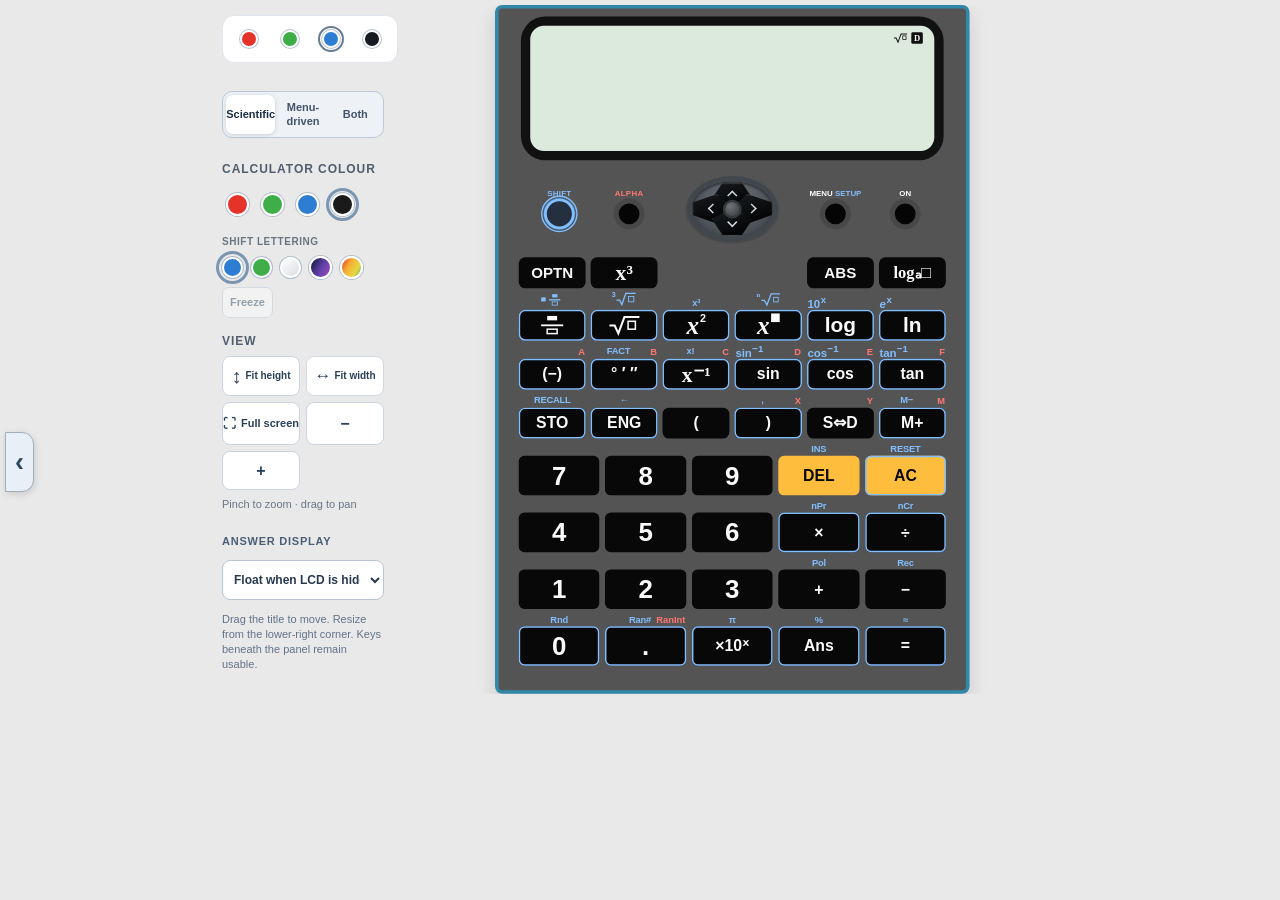
<file: index.html>
<!doctype html><html lang="en"><head><meta charset="UTF-8"><meta name="viewport" content="width=device-width, initial-scale=1"><link rel="icon" type="image/svg+xml" href="./favicon.svg?v=1" sizes="any"><title>Cal</title><style>
:root{font-family:Arial,Helvetica,sans-serif;color:#1b1b1b}*{box-sizing:border-box}body{margin:0;background:#eef0f3;padding:20px 8px 45px}.layout{margin:auto;max-width:950px;display:flex;gap:30px;align-items:flex-start;justify-content:center}.calculator{width:min(100%,540px);flex:none;background:#fcfcfb;border:2px solid #3a3a3a;border-radius:56px 56px 66px 66px;padding:29px 25px 32px;box-shadow:0 12px 35px #0002}.brand{display:flex;justify-content:space-between;align-items:center;font-size:15px;font-weight:700}.brand strong{font-size:21px;letter-spacing:2px}.brandtitle{text-align:center;letter-spacing:5px;color:#83365b;font-size:21px;font-weight:700;margin:21px 0 13px}.screenframe{border:2px solid #333;border-radius:22px;padding:19px 15px 17px;margin-bottom:21px}.screen{height:138px;border:2px solid #555;border-radius:12px;background:#e3ebdc;padding:10px;display:flex;flex-direction:column;justify-content:space-between;overflow:hidden}.status{font-size:12px;display:flex;gap:15px}.expression{min-height:24px;text-align:right;font-size:18px;overflow-wrap:anywhere}.result{text-align:right;font-size:28px;font-weight:600;overflow-wrap:anywhere}.error{font-size:15px;color:#a00}.top{display:grid;grid-template-columns:1fr 1fr 2fr 1fr 1fr;align-items:center;gap:8px;margin:5px 0 18px}.roundgroup{text-align:center;font-size:12px;font-weight:bold}.roundgroup>button{width:49px;height:49px;border-radius:50%;background:white;border:3px double #333;cursor:pointer}.roundgroup .keylabel{display:block;font-size:11px}.active{background:#eee7a5!important}.roundgroup.alpha{color:#8a3459}.nav{border:3px double #333;border-radius:48%;display:grid;grid-template-columns:repeat(3,1fr);grid-template-rows:repeat(3,18px);padding:4px}.nav button{background:#f9f9f9;border:1px solid #444;cursor:pointer;font-size:14px}.nav button:first-child{grid-column:2}.nav button:nth-child(2){grid-column:1;grid-row:2}.nav button:nth-child(3){grid-column:3;grid-row:2}.nav button:nth-child(4){grid-column:2;grid-row:3}.keys{display:grid;grid-template-columns:repeat(6,minmax(0,1fr));column-gap:9px;row-gap:6px}.keys button{position:relative;min-width:0;padding:13px 1px 5px;height:67px;background:transparent;border:0;cursor:pointer;font-weight:700}.keys .keyname{display:flex;align-items:center;justify-content:center;border:2px solid #222;border-radius:8px;background:#fff;min-height:39px;font-size:clamp(13px,3vw,20px);white-space:nowrap;box-shadow:0 1px 0 #aaa}.keys button.number .keyname,.keys button.numeric .keyname{font-size:30px;border-radius:9px}.keys button.equal .keyname,.keys button.ac .keyname{border-radius:24px}.keys .upper{display:block;position:absolute;top:0;left:0;right:0;font-size:11px;height:13px;color:#828366;overflow:hidden;white-space:nowrap}.keys .upper:empty{display:none}.keys .alphas{color:#87365e}.keys button:active .keyname{background:#dce6f3;transform:translateY(1px)}.keys button:focus-visible{outline:3px solid #357edd;border-radius:8px}.spanrow{grid-column:span 6;display:grid;grid-template-columns:repeat(6,minmax(0,1fr));gap:9px}.spanrow.five{grid-template-columns:repeat(5,1fr)}.spanrow.five button{height:82px}.spanrow.five .keyname{min-height:55px}.side{flex:1;max-width:330px;background:white;border:1px solid #d4d8df;border-radius:15px;padding:19px}.side h1{font-size:19px}.side h2{font-size:16px}.side p{font-size:14px;line-height:1.45}.history{list-style:none;padding:0;max-height:300px;overflow:auto}.history li{margin:9px 0;border-bottom:1px solid #ddd}.history button{border:0;background:none;text-align:left;width:100%;cursor:pointer;overflow-wrap:anywhere}.history span{display:block;text-align:right;font-weight:bold}.clearhistory{padding:8px;background:#eee;border:1px solid #ccc;border-radius:7px}.muted{color:#555}.small{font-size:12px!important}@media(max-width:780px){.layout{display:block;max-width:540px}.calculator{width:100%;padding:22px 14px 26px;border-radius:42px}.side{max-width:none;margin-top:18px}.keys{gap:5px}.keys button{height:62px}.keys .keyname{font-size:15px;min-height:36px}.keys button.number .keyname,.keys button.numeric .keyname{font-size:26px}.spanrow{gap:5px}.spanrow.five{gap:5px}.spanrow.five button{height:77px}.top{gap:4px}.roundgroup>button{width:43px;height:43px}.brand strong{font-size:18px}}
</style><style id="reference-fidelity">
:root{--shift-label:#77713e;--alpha-label:#872c55}
body.night,body.dark,[data-theme="dark"]{--shift-label:#eee5a0;--alpha-label:#ff9cc8}
.roundgroup:first-child .keylabel{color:var(--shift-label);font-weight:800;letter-spacing:.4px}
.roundgroup.alpha .keylabel{color:var(--alpha-label);font-weight:800;letter-spacing:.4px}
.keys .upper{color:var(--shift-label);font-size:12px;font-weight:750;overflow:visible;letter-spacing:-.3px}
.keys .upper.alphas{color:var(--alpha-label)}
.top{grid-template-columns:1fr 1fr 2.6fr 1fr 1fr;gap:8px;align-items:start;margin:8px 0 10px}
.roundgroup>button{width:49px;height:49px;border:3px double currentColor}
.nav{width:100%;height:92px;border:4px double #333;border-radius:50%;transform:translateY(-6px);grid-template-rows:repeat(3,1fr);padding:6px;overflow:hidden}
.nav button{border:1.5px solid #333;background:#fff;font-size:15px}
.nav button:first-child{border-radius:50% 50% 12% 12%}
.nav button:nth-child(2){border-radius:50% 10% 10% 50%}
.nav button:nth-child(3){border-radius:10% 50% 50% 10%}
.nav button:nth-child(4){border-radius:12% 12% 50% 50%}
.keys .spanrow:first-child{display:grid;grid-template-columns:repeat(6,minmax(0,1fr));gap:9px;margin-top:0}
.keys .spanrow:first-child button{grid-column:span 1!important}
.keys .spanrow:first-child button:nth-child(1){grid-column:1!important}
.keys .spanrow:first-child button:nth-child(2){grid-column:2!important}
.keys .spanrow:first-child button:nth-child(3){grid-column:5!important}
.keys .spanrow:first-child button:nth-child(4){grid-column:6!important}
.keys .keyname{border:2px solid #171717;border-radius:9px}
.keys button:focus-visible .keyname{outline:2px solid #2474cf;outline-offset:2px}
.keys button[data-key="square"] .keyname,.keys button[data-key="sqrt"] .keyname,.keys button[data-key="^"] .keyname{font-family:Georgia,'Times New Roman',serif;font-style:italic;font-size:24px}
@media(max-width:570px){.nav{height:76px}.top{gap:3px}.keys .spanrow:first-child{gap:5px}.keys .upper{font-size:10px}.roundgroup>button{width:40px;height:40px}}
</style><style id="alpha-legends">
:root{--secondary-ink:#827d4d;--alpha-ink:#89365d}
body.theme-dark,body.dark{--secondary-ink:#e5d58d;--alpha-ink:#ffa5d3}
.keys button[data-alpha]{position:relative}
.keys .alpha-legend{position:absolute;top:0;right:2px;z-index:1;color:var(--alpha-ink);font-family:Arial,sans-serif;font-weight:800;font-size:13px}
.keys button[data-alpha] .upper{text-align:left;padding-left:4px;padding-right:20px;color:var(--secondary-ink)}
.keys button[data-alpha] .keyname{font-family:inherit}
#keys button[data-alpha].alpha-ready .keyname{color:var(--alpha-ink)}
</style><style id="casio-dark-reference">
:root{--shift-label:#ffd34d;--alpha-label:#f16a7a;--secondary-ink:#ffd34d;--alpha-ink:#f16a7a}
body{background:#e9e9e9!important;color:#f4f4f4}
.calculator{background:#545454!important;border:2px solid #404040!important;box-shadow:0 8px 25px #0002!important}
.brand{color:#fff}.brandtitle{color:#ff7a89!important}
.screenframe{background:#111;border:0!important;border-radius:34px!important;padding:14px!important}
.screen{background:#d8e4d7!important;color:#131b16!important;border:0!important;border-radius:18px!important}
.screen .status,.screen .expression,.screen .result{color:#111!important}
.keys .keyname{background:#080808!important;color:#fafafa!important;border:0!important;border-radius:11px!important;box-shadow:none!important}
.keys .keyname:active,.keys button:active .keyname{background:#242424!important}
.keys button.ac .keyname,.keys button[data-key="DEL"] .keyname{background:#ffbe3f!important;color:#080808!important}
.keys .upper{color:#ffd34d!important}
.keys .alpha-legend,.keys .upper.alphas{color:#ff798c!important}
.keys button.alpha-ready .keyname{color:#ff9bae!important}
.roundgroup .keylabel{color:#fff!important}
.roundgroup:first-child .keylabel{color:#ffd34d!important}
.roundgroup.alpha .keylabel{color:#ff798c!important}
.roundgroup>button{background:#050505!important;border:7px solid #484848!important;box-shadow:none!important}
.roundgroup>button.active{background:#ffe07b!important}
.nav{background:#444!important;border:9px solid #474747!important;border-radius:50%!important}
.nav button{background:#050505!important;border:1px solid #484848!important;color:#fff!important}
.side{background:#404040!important;color:#fff!important;border-color:#676767!important}
.side .muted,.side .small,.side .extnote{color:#ddd!important}
.side button,.side .extgrid button{background:#171717!important;color:#fff!important;border:1px solid #888!important}
.side .history li{border-color:#666!important}
.theme-switch{display:flex;align-items:center;justify-content:center;gap:8px;margin:0 auto 15px;max-width:540px}
.theme-switch button{border:1px solid #555;border-radius:20px;padding:8px 16px;background:#202020;color:#fff;font-weight:700;cursor:pointer}
.theme-switch button[aria-pressed="true"]{background:#ffbe3f;color:#111;border-color:#ffbe3f}
body.light{background:#eef0f3!important;color:#202020}
body.light .calculator{background:#fcfcfb!important;border-color:#444!important}
body.light .screenframe{background:#fafafa!important;border:2px solid #444!important}
body.light .screen{background:#e3ebdc!important}
body.light .keys .keyname{background:#fff!important;color:#151515!important;border:2px solid #202020!important}
body.light .keys button.ac .keyname,body.light .keys button[data-key="DEL"] .keyname{background:#fff!important;color:#111!important}
body.light .keys .upper{color:#827d4d!important}
body.light .keys .alpha-legend{color:#8a365c!important}
body.light .roundgroup>button{background:#fff!important;border:3px double #333!important}
body.light .nav{background:#fff!important;border:4px double #333!important}
body.light .nav button{background:#fff!important;color:#111!important}
body.light .side{background:#fff!important;color:#111!important;border-color:#ccc!important}
body.light .side .muted,body.light .side .small,body.light .side .extnote{color:#555!important}
body.light .side button,body.light .side .extgrid button{background:#eee!important;color:#111!important}
body.light .roundgroup .keylabel{color:#111!important}
body.light .roundgroup:first-child .keylabel{color:#827d4d!important}
body.light .roundgroup.alpha .keylabel{color:#8a365c!important}
body.light .theme-switch button{background:#fff;color:#111}
body.light .theme-switch button[aria-pressed="true"]{background:#333;color:#fff}
</style><style id="theme-controls-visible">
.theme-switch{position:sticky!important;top:0;z-index:9999;display:flex!important;justify-content:center!important;gap:9px!important;max-width:none!important;margin:0 auto 12px!important;padding:10px 12px!important;background:#202020!important;border-bottom:2px solid #ffbe3f!important;box-shadow:0 3px 14px #0004!important}
.theme-switch button{display:inline-flex!important;align-items:center;justify-content:center;min-width:115px!important;min-height:45px!important;font-size:16px!important;background:#353535!important;color:#fff!important;border:2px solid #999!important;border-radius:12px!important;cursor:pointer!important}
.theme-switch button[aria-pressed="true"]{background:#ffbe3f!important;color:#111!important;border-color:#ffbe3f!important}
body.light .theme-switch{background:#eeeeee!important;border-bottom-color:#555!important}
body.light .theme-switch button{color:#111!important;background:#fff!important}
body.light .theme-switch button[aria-pressed="true"]{background:#262626!important;color:#fff!important}
</style><style id="orange-action-keys">
/* Reference photograph: DEL and AC both amber/orange in night mode */
body:not(.light) #keys button[data-key="DEL"] .keyname,
body:not(.light) #keys button[data-key="AC"] .keyname,
body:not(.light) #keys button[data-main="DEL"] .keyname,
body:not(.light) #keys button[data-main="AC"] .keyname {
 background:#ffbd3d!important;color:#090909!important;
 border-color:#ffbd3d!important;
}
body:not(.light) #keys button[data-key="DEL"]:active .keyname,
body:not(.light) #keys button[data-key="AC"]:active .keyname {
 background:#ffd16d!important;
}
</style><style id="math-key-fidelity">
/* Casio-style engraved mathematical symbols, not Unicode fallback glyphs */
#keys button[data-key="frac"] .keyname,
#keys button[data-key="sqrt"] .keyname,
#keys button[data-key="square"] .keyname,
#keys button[data-key="^"] .keyname{
  font-family:Georgia,"Times New Roman",serif!important;
  font-size:clamp(25px,2.5vw,33px)!important;
  font-weight:700!important;line-height:1!important;
}
.math-frac{display:inline-flex;align-items:center;flex-direction:column;justify-content:center;width:28px;height:31px;gap:3px}
.math-frac .top-block{width:17px;height:9px;background:currentColor;display:block}
.math-frac .frac-rule{width:28px;height:3px;background:currentColor;display:block}
.math-frac .bottom-block{width:17px;height:8px;border:3px solid currentColor;display:block}
.math-root{display:inline-flex;align-items:center;justify-content:center;position:relative;font-family:Arial,sans-serif;font-size:35px;font-weight:750;height:40px;letter-spacing:-4px}
.math-root .root-slot{width:13px;height:13px;background:currentColor;display:inline-block;transform:translate(-4px,6px)}
.math-pow{font-style:italic;font-size:35px;line-height:1;display:inline-flex;align-items:flex-start;justify-content:center;min-width:38px}
.math-pow sup{font-family:Arial,sans-serif;font-size:15px;font-style:normal;font-weight:800;margin-left:1px;line-height:1;transform:translateY(0px)}
.math-pow .pow-slot{width:12px;height:12px;background:currentColor;display:inline-block;margin:0 0 0 2px;transform:translateY(1px)}
</style><style id="maths-compact-brand">
/* Four horizontal Maths dots and minimal top whitespace; retain existing day/night switch. */
.calculator{padding-top:12px!important}
.calculator .brand{height:36px!important;justify-content:center!important;margin:0 0 4px!important}
.calculator .brand svg{width:144px;height:28px;display:block}
.calculator .brandtitle{display:none!important}
.calculator .screenframe{margin-top:4px!important}
.theme-switch{margin-bottom:7px!important}

/* Layout and key sizing for the independent calculator. */
body{background:#eceff2;padding:0 10px 32px}
.layout{max-width:1210px;align-items:flex-start;gap:22px}
.theme-switch{position:static!important;background:transparent!important;border:0!important;box-shadow:none!important;padding:5px 8px!important;margin:0 auto 6px!important}
.theme-switch button{min-height:34px!important;min-width:82px!important;font-size:13px!important;padding:4px 12px!important}
.calculator{width:min(100%,660px)!important;flex:none;background:#545454!important;border:5px solid #3288a9!important;border-radius:10px!important;padding:0 28px 27px!important;box-shadow:0 12px 26px #0002!important}
.model-band{font-family:Georgia,serif;background:#3288a9;color:#f9fbff;font-size:23px;line-height:1.1;padding:7px 15px 9px;margin:0 -28px 11px;letter-spacing:.3px}
.calculator .brand{height:39px!important;justify-content:space-between!important;margin:0 4px 9px!important}
.calculator .brand svg{width:112px!important;height:26px!important}
.model-mark{color:#f27c8b;font-family:ui-monospace,'Courier New',monospace;font-size:23px;letter-spacing:4px;font-weight:750;white-space:nowrap}
.calculator .screenframe{background:#111!important;border:0!important;border-radius:34px!important;padding:13px!important;margin:2px 3px 17px!important}
.calculator .screen{height:174px!important;background:#d7e5d9!important;border-radius:19px!important;border:0!important;padding:9px 16px 12px!important}
.calculator .status{font-family:Georgia,'Times New Roman',serif;font-size:18px;font-weight:800;gap:26px;min-height:22px}
.calculator .expression{font-family:Georgia,'Times New Roman',serif;text-align:left;font-size:31px;min-height:40px;letter-spacing:.2px;line-height:1.2;overflow-wrap:anywhere}
.calculator .result{font-family:Georgia,'Times New Roman',serif;font-size:36px;text-align:right;font-weight:650;min-height:42px;line-height:1.2}
.calculator .top{grid-template-columns:1fr 1fr 2.7fr 1fr 1fr;gap:6px;margin:0 0 11px}
.calculator .roundgroup .keylabel{font-size:13px;white-space:nowrap}
.calculator .roundgroup>button{height:51px;width:51px}
.calculator .nav{height:82px!important;transform:none}
.calculator .keys{column-gap:8px;row-gap:1px}
.calculator .keys button{height:66px;padding:13px 0 2px}
.calculator .keys .keyname{min-height:44px;font-size:22px;border-radius:10px!important}
.calculator .keys .upper{font-size:13px;line-height:13px;height:14px;top:-1px}
.calculator .keys .alpha-legend{top:-1px;right:5px;font-size:13px}
.calculator .keys button.number .keyname{font-size:33px}
.calculator .keys .spanrow:first-child{margin-bottom:5px}
.calculator .keys .spanrow.five{gap:8px}
.calculator .keys .spanrow.five button{height:77px}
.calculator .keys .spanrow.five .keyname{min-height:55px;border-radius:10px!important}
.calculator .keys .spanrow.five button.ac .keyname{border-radius:17px!important}
.calculator .side{max-width:320px}
body.light .calculator{background:#f3f3f3!important;border-color:#6f91a1!important}
body.light .model-band{background:#6f91a1;color:white}
body.light .model-mark{color:#88365a}
body.light .screenframe{background:#f2f2f2!important;border:2px solid #363636!important}
body.light .screen{background:#e3ebdc!important}
@media(max-width:1040px){.layout{max-width:660px;display:block}.calculator{margin:0 auto}.side{max-width:660px;margin-top:16px}}
@media(max-width:700px){body{padding:0 5px 18px}.calculator{width:100%!important;padding:0 13px 18px!important}.model-band{margin:0 -13px 7px;padding:6px 10px;font-size:18px}.model-mark{font-size:18px;letter-spacing:2px}.calculator .screenframe{margin:2px 0 12px!important}.calculator .screen{height:135px!important;padding:7px 12px!important}.calculator .expression{font-size:24px}.calculator .result{font-size:30px}.calculator .roundgroup>button{height:39px;width:39px}.calculator .roundgroup .keylabel{font-size:9px}.calculator .nav{height:67px!important}.calculator .keys{column-gap:4px}.calculator .keys .spanrow.five{gap:4px}.calculator .keys button{height:56px}.calculator .keys .keyname{font-size:15px;min-height:35px}.calculator .keys .spanrow.five button{height:65px}.calculator .keys .spanrow.five .keyname{min-height:47px}.calculator .keys .upper,.calculator .keys .alpha-legend{font-size:9px}.calculator .keys button.number .keyname{font-size:27px}}
/* Quiet, unbranded interface: four coloured dots are the sole identity. */
body{background:#f3f4f6}
.calculator{padding-top:8px!important}
.calculator .brand{display:flex!important;justify-content:center!important;height:25px!important;margin:0 0 3px!important}
.calculator .brand svg{width:105px!important;height:25px!important}
.calculator .screenframe{margin-top:3px!important}
.sqrt-glyph{display:inline-flex;align-items:flex-start;justify-content:center;font-family:Georgia,'Times New Roman',serif;font-size:31px;line-height:1;letter-spacing:0}
.sqrt-hook{display:inline-block;font-weight:500;transform:translateY(1px)}
.sqrt-radicand{display:inline-block;border-top:2px solid currentColor;min-width:15px;height:23px;line-height:19px;font-family:Arial,sans-serif;font-size:15px;transform:translate(-2px,4px);letter-spacing:0}
body.light .calculator{background:#fdfdfd!important;border-color:#b0b0b0!important}
body.light .screenframe{border-color:#333!important}
.model-mark,.model-band{display:none!important}
.side[hidden],.extension-panel[hidden]{display:none!important}
@media(max-width:700px){.calculator .brand{height:23px!important}.calculator .brand svg{height:22px!important}.sqrt-glyph{font-size:25px}.sqrt-radicand{height:19px;min-width:13px;font-size:13px;line-height:16px}}

/* Two-tone daytime face: dark shell, light key bed, white keys.
   Four coloured dots remain the only visual identity. */
body.light{background:#edf0f3!important;color:#151b22!important}
body.light .calculator{
 background:#545d67!important;
 border:3px solid #434a53!important;
 border-radius:21px!important;
 padding:8px 19px 22px!important;
 box-shadow:0 9px 27px #17202b22!important;
}
body.light .calculator .brand{
 height:27px!important;
 margin:0 auto 5px!important;
}
body.light .calculator .brand svg{height:26px!important;width:116px!important}
body.light .calculator .screenframe{
 background:#141b21!important;
 border:0!important;
 border-radius:28px!important;
 margin:4px 0 12px!important;
 padding:12px!important;
 box-shadow:0 2px 0 #242a31!important;
}
body.light .calculator .screen{
 background:#dbe7dc!important;
 color:#111!important;
 border-radius:15px!important;
}
body.light .calculator .expression{font-size:32px!important;font-weight:500!important}
body.light .calculator .result{font-size:39px!important;font-weight:650!important}
body.light .calculator .status{font-size:17px!important}
body.light .calculator .top,
body.light .calculator .keys{
 background:#d9dde3!important;
 border-left:1px solid #aeb5bf!important;
 border-right:1px solid #aeb5bf!important;
}
body.light .calculator .top{
 border-top:1px solid #aeb5bf!important;
 border-radius:15px 15px 0 0!important;
 margin:0!important;
 padding:11px 14px 7px!important;
}
body.light .calculator .keys{
 border-bottom:1px solid #aeb5bf!important;
 border-radius:0 0 15px 15px!important;
 padding:2px 14px 14px!important;
}
body.light .calculator .roundgroup .keylabel{
 color:#17212c!important;
 font-weight:800!important;
 font-size:12px!important;
}
body.light .calculator .roundgroup:first-child .keylabel{color:#195b9d!important}
body.light .calculator .roundgroup.alpha .keylabel{color:#e63329!important}
body.light .calculator .roundgroup>button{
 background:#fff!important;
 border:3px solid #606772!important;
 box-shadow:0 1px 1px #0002!important;
}
body.light .calculator #shift{border-color:#e9bf42!important}
body.light .calculator #shift.active{background:#fff2bd!important}
body.light .calculator #alpha{border-color:#d27a76!important}
body.light .calculator #alpha.active{background:#ffe3e0!important}
body.light .calculator .nav{
 background:#545d67!important;
 border:8px solid #c7cdd6!important;
 box-shadow:inset 0 1px 2px #0004!important;
}
body.light .calculator .nav button{
 background:#f8fafc!important;
 color:#151b22!important;
 border:1px solid #747b85!important;
}
body.light #keys .keyname{
 background:#fff!important;
 color:#11151b!important;
 border:1.5px solid #8a929d!important;
 border-radius:9px!important;
 box-shadow:0 2px 0 #9ea5b0!important;
 font-weight:750!important;
}
body.light #keys button.number .keyname{font-size:34px!important}
body.light #keys button:not(.number) .keyname{font-size:20px}
body.light #keys .upper{
 color:#195b9d!important;
 font-weight:800!important;
 font-size:13px!important;
}
body.light #keys .alpha-legend,
body.light #keys .upper.alphas{color:#e63329!important;font-weight:800!important}
body.light #keys button[data-alpha].alpha-ready .keyname{
 color:#11151b!important;
 outline:2px solid #e63329!important;
 outline-offset:-2px;
}
body.light #keys button[data-key="DEL"] .keyname,
body.light #keys button[data-key="AC"] .keyname{
 background:#ffbd3d!important;
 color:#16191d!important;
 border:1.5px solid #e4a329!important;
 box-shadow:0 2px 0 #bc8422!important;
}
body.light #keys button:active .keyname{background:#e5ebf3!important;transform:translateY(1px)}
body.light #keys button[data-key="DEL"]:active .keyname,
body.light #keys button[data-key="AC"]:active .keyname{background:#ffd57a!important}
body.light .theme-switch{background:transparent!important;border:0!important;box-shadow:none!important}
body.light .theme-switch button{
 background:#f9fafb!important;
 border:1px solid #9399a2!important;
 color:#28303a!important;
}
body.light .theme-switch button[aria-pressed="true"]{
 background:#545d67!important;
 border-color:#545d67!important;
 color:#fff!important;
}
@media(max-width:700px){
 body.light .calculator{padding:6px 8px 12px!important;border-radius:13px!important}
 body.light .calculator .top{padding:8px 5px 5px!important}
 body.light .calculator .keys{padding:1px 5px 9px!important}
 body.light #keys .upper,body.light #keys .alpha-legend{font-size:11px!important}
 body.light #keys button.number .keyname{font-size:29px!important}
 body.light .calculator .expression{font-size:26px!important}
 body.light .calculator .result{font-size:32px!important}
 body.light .calculator .screenframe{padding:8px!important}
}
</style><link rel="stylesheet" href="day-theme.css?v=39"><link rel="stylesheet" href="calculator-key-glow.css?v=1"><link rel="stylesheet" href="calculator-display.css?v=8"><style>.secondary-route{max-width:660px;margin:4px auto 18px;text-align:center}.secondary-route a{font:500 12px Arial,Helvetica,sans-serif;color:#5f6878;text-decoration:none;border-bottom:1px dotted #a5abb4;padding:3px 4px}.secondary-route a:hover,.secondary-route a:focus-visible{text-decoration:underline;color:#244e80}body:not(.light) .secondary-route a{color:#343c48}</style><style id="shift-ink-selection">
/* Selection is exactly one of Blue/Green/Orange/Galaxy/Rainbow.
   No colour animation outside the SHIFT legends. */
.skin-rail .shift-colour-picker button[aria-pressed="true"]{
  outline:3px solid #7b96b1!important;
  outline-offset:3px!important;
}
.skin-rail .shift-colour-picker button[aria-pressed="false"]{
  outline:none!important;
}
.skin-rail .shift-colour-picker button:focus-visible{
  outline:3px solid #246eb4!important;outline-offset:3px!important;
}
</style><style id="shift-spatial-outlines">
/* Galaxy/Rainbow: one smooth 2D travelling colour field across the face.
   Key faces, text, LCD glass, dimensions, and four-dot site logo are unchanged. */
html body:is([data-shift-ink-mode="galaxy"],[data-shift-ink-mode="rainbow"])
  .calc-viewport .calc-stage>.calculator{
  border-color:var(--shift-spatial-outline,#82bfff)!important;
}
html body:is([data-shift-ink-mode="galaxy"],[data-shift-ink-mode="rainbow"])
  .calculator #keys button .keyname{
  border-color:var(--shift-spatial-outline,#82bfff)!important;
}
html body:is([data-shift-ink-mode="galaxy"],[data-shift-ink-mode="rainbow"])
  .calculator #keys button[data-alt]:not([data-alt=""]) .keyname{
  outline-color:var(--shift-spatial-outline,#82bfff)!important;
}
html body:is([data-shift-ink-mode="galaxy"],[data-shift-ink-mode="rainbow"])
  .calculator .top #shift:not(:focus-visible){
  border-color:var(--shift-spatial-outline,#82bfff)!important;
  outline-color:var(--shift-spatial-outline,#82bfff)!important;
}
@media(prefers-reduced-motion:reduce){
  html body:is([data-shift-ink-mode="galaxy"],[data-shift-ink-mode="rainbow"])
    #keys button .keyname{transition:none!important}
}
</style><style id="shift-neutral-freeze">body[data-shift-colour="neutral"]{--chosen-shift:#576170;--chosen-shift-ring:#687384;--chosen-shift-bg:#e8e9eb}
body.dark[data-shift-colour="neutral"]{--chosen-shift:#d5d7da;--chosen-shift-ring:#ccd1d5;--chosen-shift-bg:#4a4f55}
.skin-rail .shift-colour-picker .swatch-neutral{background:linear-gradient(135deg,#fff,#d9dcdf)!important}
.skin-rail .shift-colour-picker .shift-freeze{font:700 11px Arial,sans-serif;min-height:31px;padding:5px 7px;border:1px solid #b9c9d8;border-radius:7px;background:#fff;color:#2d4660;cursor:pointer}
.skin-rail .shift-colour-picker .shift-freeze[aria-pressed="true"]{background:#233b57;color:#fff}
.skin-rail .shift-colour-picker .shift-freeze:disabled{opacity:.45;cursor:default}
</style><style id="scientific-key-legibility-20261115">
/* Keycap typography refined against the CW reference: preserve geometry,
   controls, display sizing and the user's existing colour themes. */
html body .calc-viewport .calculator #keys button[data-key="opt"] .keyname,
html body .calc-viewport .calculator #keys button[data-key="abs"] .keyname{
 font-size:clamp(17px,2.15vw,21px)!important;
 font-weight:850!important;
}
html body .calc-viewport .calculator #keys button[data-key="cube"] .keyname,
html body .calc-viewport .calculator #keys button[data-key="inversepower"] .keyname{
 font-family:"Cambria Math",Georgia,serif!important;
 font-size:clamp(24px,2.9vw,30px)!important;
 font-weight:800!important;
 letter-spacing:0!important;
}
html body .calc-viewport .calculator #keys button[data-key="logbase"] .keyname{
 font-family:"Cambria Math",Georgia,serif!important;
 font-size:clamp(17px,2.2vw,23px)!important;
 font-weight:800!important;
}
html body .calc-viewport .calculator #keys button[data-key="ln"] .keyname,
html body .calc-viewport .calculator #keys button[data-key="log"] .keyname{
 font-size:clamp(24px,2.65vw,29px)!important;
 font-weight:850!important;
}
@media(max-width:570px){
 html body .calc-viewport .calculator #keys button[data-key="opt"] .keyname,
 html body .calc-viewport .calculator #keys button[data-key="abs"] .keyname{font-size:17px!important}
 html body .calc-viewport .calculator #keys button[data-key="logbase"] .keyname{font-size:17px!important}
 html body .calc-viewport .calculator #keys button[data-key="cube"] .keyname,
 html body .calc-viewport .calculator #keys button[data-key="inversepower"] .keyname{font-size:23px!important}
}
</style><style id="lcd-status-indicators">
/* Give the status row the full LCD width, even when the expression is empty. */
.calc-viewport .calculator .screen:not(.lcd-menu-mode){
  grid-template-columns:minmax(0,1fr);
}
.calc-viewport .calculator .screen .status{
  display:flex;align-items:center;gap:5px;min-height:18px;flex:none;
}
.calc-viewport .calculator .screen .status #shiftStatus{order:-2;font:800 12px/1 Georgia,serif}
.calc-viewport .calculator .screen .status #calc-root-indicator{
  display:block;
  margin-left:auto;width:20px;height:16px;color:inherit;
}
.calc-viewport .calculator .screen .status #calc-root-indicator svg{display:block;width:100%;height:100%}
.calc-viewport .calculator .screen .status #mode{
  display:inline-flex;align-items:center;justify-content:center;
  min-width:16px;height:16px;margin:0;padding:0;border:0;border-radius:2px;
  background:#101010;color:#fff;
  font:800 12px/1 Georgia,serif;
}
</style><link rel="stylesheet" href="./calculator-colour-families.css?v=1"><style id="hide-colour-status">.skin-rail .skin-status[hidden],.menu-sidebar .skin-status[hidden]{display:none!important}</style></head><body class="dark"><main class="layout"><aside class="skin-rail" aria-label="Maths identity and calculator skins"><nav class="site-nav four-dot-links" aria-label="Quick links: A Apps, B Book, C Calculator, D Desmos"><a class="site-nav-link nav-red" href="https://ronandownes.github.io/maths/" aria-label="A — Apps" title="A · Apps"><i aria-hidden="true"></i></a><a class="site-nav-link nav-green" href="https://ronandownes.github.io/book/" aria-label="B — Maths Book" title="B · Maths Book"><i aria-hidden="true"></i></a><a class="site-nav-link nav-blue" href="https://ronandownes.github.io/calculator/" aria-label="C — Calculator" aria-current="page" title="C · Calculator"><i aria-hidden="true"></i></a><a class="site-nav-link nav-black" href="https://www.desmos.com/calculator" aria-label="D — Desmos graphing calculator" title="D · Desmos" target="_blank" rel="noopener noreferrer"><i aria-hidden="true"></i></a></nav><nav class="calculator-type-tabs" aria-label="Calculator type"><a href="./" aria-current="page" aria-label="Scientific calculator, selected">Scientific</a><a href="./menu/" aria-label="Open menu-driven calculator">Menu-driven</a><a href="./compare/" aria-label="Compare both calculators side by side">Both</a></nav><nav class="calculator-chooser" aria-label="Calculator designs and skins"><div class="model-selector" aria-label="Scientific calculator skins"><span class="skin-label">Calculator colour</span><div class="model-palette" role="group" aria-label="Scientific colours; click the selected colour again to switch dark and light"><button type="button" class="skin-dot skin-red" data-science-skin="red" aria-label="Red calculator colour" title="Red · click for dark/light" aria-pressed="false"></button><button type="button" class="skin-dot skin-green" data-science-skin="green" aria-label="Green calculator colour" title="Green · click for dark/light" aria-pressed="false"></button><button type="button" class="skin-dot skin-blue" data-science-skin="blue" aria-label="Blue calculator colour" title="Blue · click for dark/light" aria-pressed="false"></button><button type="button" class="skin-dot skin-neutral" data-science-skin="neutral" id="toggleNeutralSkin" aria-label="Grey calculator colour" title="Grey · click for dark/light" aria-pressed="true"></button></div><span class="skin-status" id="scienceSkinStatus" hidden aria-live="polite">Dark</span><div class="shift-colour-picker" role="group" aria-label="Second-function lettering colour"><span class="shift-colour-title">SHIFT lettering</span><button type="button" class="shift-swatch swatch-blue" data-shift-colour="blue" aria-label="Blue second functions" title="Blue second functions" aria-pressed="true"></button><button type="button" class="shift-swatch swatch-green" data-shift-colour="green" aria-label="Green second functions" title="Green second functions" aria-pressed="false"></button><button type="button" class="shift-swatch swatch-neutral" data-shift-colour="neutral" aria-label="Neutral grey second functions" title="Neutral grey second functions" aria-pressed="false"></button><button type="button" class="shift-effect-option effect-galaxy" data-shift-effect="galaxy" aria-label="Galaxy: slowly moving dark SHIFT lettering colours" aria-pressed="false" title="Galaxy · slowly moving dark SHIFT colours"></button><button type="button" class="shift-effect-option effect-rainbow" data-shift-effect="rainbow" aria-label="Rainbow: slowly moving bright SHIFT lettering colours" aria-pressed="false" title="Rainbow · slowly moving bright SHIFT colours"></button><button type="button" class="shift-freeze" id="shiftFreeze" aria-pressed="false" disabled title="Pause or resume the moving SHIFT and outline colours">Freeze</button></div></div></nav><div class="size-choice" role="group" aria-label="Calculator viewing controls"><span class="skin-label">View</span><div class="size-controls"><button id="fitHeight" type="button" title="Fit Height" aria-label="Fit Height" aria-pressed="false">↕ <span>Fit height</span></button><button id="fitWidth" type="button" title="Fit Width" aria-label="Fit Width" aria-pressed="false">↔ <span>Fit width</span></button><button id="fullScreenCalc" type="button" title="Full Screen — calculator only" aria-label="Show calculator full screen" aria-pressed="false">⛶ <span>Full screen</span></button><button id="zoomOut" type="button" title="Zoom Out" aria-label="Zoom Out">−</button><button id="zoomIn" type="button" title="Zoom In" aria-label="Zoom In">+</button></div><span class="size-hint">Pinch to zoom · drag to pan</span><label class="floating-answer-setting" for="floatingAnswerMode">Answer display</label><select id="floatingAnswerMode" aria-label="Choose where to show the answer"><option value="auto">Float when LCD is hidden</option><option value="always">Floating duplicate</option><option value="bottom">Below keypad</option><option value="off">Off — LCD only</option></select><span class="floating-answer-note">Drag the title to move. Resize from the lower-right corner. Keys beneath the panel remain usable.</span></div></aside><div class="calc-viewport" aria-label="Zoomable calculator viewport"><button type="button" id="toggleCalculatorRail" class="calculator-rail-toggle" aria-label="Hide calculator controls" aria-expanded="true" title="Hide or show controls">‹</button><button class="calc-fullscreen-exit" id="exitFullScreenCalc" type="button" aria-label="Leave full-screen calculator">✕ Exit full screen</button><div class="calc-stage"><section class="calculator" aria-label="Calculator"><div class="screenframe"><div class="screen" role="status" aria-live="polite"><div class="status"><span id="calc-root-indicator" role="img" aria-label="Calculate mode"><svg viewBox="0 0 52 40" xmlns="http://www.w3.org/2000/svg" focusable="false"><path d="M2 20 H10 L17 35 L28 5 H50" fill="none" stroke="currentColor" stroke-width="3.7" stroke-linejoin="miter"/><rect x="34" y="12" width="12" height="13" fill="none" stroke="currentColor" stroke-width="2.7"/></svg></span><span id="mode">D</span><span id="shiftStatus"></span></div><div id="expression" class="expression"></div><div id="result" class="result"></div></div></div><div class="top"><div class="roundgroup"><span class="keylabel">SHIFT</span><button id="shift" aria-label="Toggle second functions"></button></div><div class="roundgroup alpha"><span class="keylabel">ALPHA</span><button id="alpha" aria-label="Alpha mode"></button></div><div class="nav" id="nav" role="group" aria-label="Four-way navigation"><button type="button" data-nav="up" aria-label="Up"><span class="nav-chevron" aria-hidden="true"></span></button><button type="button" data-nav="left" aria-label="Left"><span class="nav-chevron" aria-hidden="true"></span></button><button type="button" data-nav="right" aria-label="Right"><span class="nav-chevron" aria-hidden="true"></span></button><button type="button" data-nav="down" aria-label="Down"><span class="nav-chevron" aria-hidden="true"></span></button></div><div class="roundgroup"><span class="keylabel">MENU <em style="color:var(--shift-label);font-style:normal">SETUP</em></span><button id="angle" aria-label="Switch angle mode"></button></div><div class="roundgroup"><span class="keylabel">ON</span><button id="on" aria-label="On"></button></div></div><div class="keys" id="keys"><div class="spanrow"><button style="grid-column:span 2" data-main="OPTN" data-key="opt" data-alt="" data-altkey=""><span class="upper"></span><span class="keyname">OPTN</span></button><button style="grid-column:span 2" data-main="x³" data-key="cube" data-alt="" data-altkey=""><span class="upper"></span><span class="keyname">x³</span></button><button style="grid-column:span 1" data-main="ABS" data-key="abs" data-alt="" data-altkey=""><span class="upper"></span><span class="keyname">ABS</span></button><button style="grid-column:span 1" data-main="logₐ□" data-key="logbase" data-alt="" data-altkey=""><span class="upper"></span><span class="keyname">logₐ□</span></button></div><div class="spanrow "><button class="" data-main="▤" data-key="frac" data-alt="▣" data-altkey="mixed"><span class="upper">▣</span><span class="keyname">▤</span></button><button class="" data-main="√" data-key="sqrt" data-alt="∛" data-altkey="cbrt"><span class="upper">∛</span><span class="keyname">√</span></button><button class="" data-main="x²" data-key="square" data-alt="x³" data-altkey="cube"><span class="upper">x³</span><span class="keyname">x²</span></button><button class="" data-main="xʸ" data-key="^" data-alt="ⁿ√" data-altkey="root"><span class="upper">ⁿ√□</span><span class="keyname">xʸ</span></button><button class="" data-main="log" data-key="log" data-alt="10ˣ" data-altkey="pow10"><span class="upper"><span class="shift-notation"><span class="power-base">10</span><sup>x</sup></span></span><span class="keyname">log</span></button><button class="" data-main="ln" data-key="ln" data-alt="eˣ" data-altkey="exp"><span class="upper"><span class="shift-notation"><span class="power-base italic">e</span><sup>x</sup></span></span><span class="keyname">ln</span></button></div><div class="spanrow "><button class="" data-main="(−)" data-key="negate" data-alt="A" data-altkey="negate" data-alpha="A"><span class="upper"></span><span class="keyname">(−)</span></button><button class="" data-main="° ′ ″" data-key="dms" data-alt="FACT" data-altkey="primefact" data-alpha="B"><span class="upper">FACT</span><span class="keyname">° ′ ″</span></button><button class="" data-main="x⁻¹" data-key="inversepower" data-alt="x!" data-altkey="factorial" data-alpha="C"><span class="upper">x!</span><span class="keyname">x⁻¹</span></button><button class="" data-main="sin" data-key="sin" data-alt="sin⁻¹" data-altkey="asin" data-alpha="D"><span class="upper"><span class="shift-notation"><span class="power-base">sin</span><sup>−1</sup></span></span><span class="keyname">sin</span></button><button class="" data-main="cos" data-key="cos" data-alt="cos⁻¹" data-altkey="acos" data-alpha="E"><span class="upper"><span class="shift-notation"><span class="power-base">cos</span><sup>−1</sup></span></span><span class="keyname">cos</span></button><button class="" data-main="tan" data-key="tan" data-alt="tan⁻¹" data-altkey="atan" data-alpha="F"><span class="upper"><span class="shift-notation"><span class="power-base">tan</span><sup>−1</sup></span></span><span class="keyname">tan</span></button></div><div class="spanrow "><button class="" data-main="STO" data-key="sto" data-alt="RECALL" data-altkey="recall"><span class="upper">RECALL</span><span class="keyname">STO</span></button><button class="" data-main="ENG" data-key="eng" data-alt="←" data-altkey="left"><span class="upper">←</span><span class="keyname">ENG</span></button><button class="" data-main="(" data-key="(" data-alt="" data-altkey=""><span class="upper"></span><span class="keyname">(</span></button><button class="" data-main=")" data-key=")" data-alt="," data-altkey="comma" data-alpha="X"><span class="upper">,</span><span class="keyname">)</span></button><button class="" data-main="S⇔D" data-key="sd" data-alt="" data-altkey="" data-alpha="Y"><span class="upper"></span><span class="keyname">S⇔D</span></button><button class="" data-main="M+" data-key="mplus" data-alt="M−" data-altkey="mminus" data-alpha="M"><span class="upper">M−</span><span class="keyname">M+</span></button></div><div class="spanrow five"><button class="number" data-main="7" data-key="7" data-alt="" data-altkey=""><span class="upper"></span><span class="keyname">7</span></button><button class="number" data-main="8" data-key="8" data-alt="" data-altkey=""><span class="upper"></span><span class="keyname">8</span></button><button class="number" data-main="9" data-key="9" data-alt="" data-altkey=""><span class="upper"></span><span class="keyname">9</span></button><button class="" data-main="DEL" data-key="DEL" data-alt="" data-altkey="right"><span class="upper">INS</span><span class="keyname">DEL</span></button><button class="" data-main="AC" data-key="AC" data-alt="RESET" data-altkey="reset"><span class="upper">RESET</span><span class="keyname">AC</span></button></div><div class="spanrow five"><button class="number" data-main="4" data-key="4" data-alt="" data-altkey=""><span class="upper"></span><span class="keyname">4</span></button><button class="number" data-main="5" data-key="5" data-alt="" data-altkey=""><span class="upper"></span><span class="keyname">5</span></button><button class="number" data-main="6" data-key="6" data-alt="" data-altkey=""><span class="upper"></span><span class="keyname">6</span></button><button class="" data-main="×" data-key="×" data-alt="nPr" data-altkey="npr"><span class="upper">nPr</span><span class="keyname">×</span></button><button class="" data-main="÷" data-key="÷" data-alt="nCr" data-altkey="ncr"><span class="upper">nCr</span><span class="keyname">÷</span></button></div><div class="spanrow five"><button class="number" data-main="1" data-key="1" data-alt="" data-altkey=""><span class="upper"></span><span class="keyname">1</span></button><button class="number" data-main="2" data-key="2" data-alt="" data-altkey=""><span class="upper"></span><span class="keyname">2</span></button><button class="number" data-main="3" data-key="3" data-alt="" data-altkey=""><span class="upper"></span><span class="keyname">3</span></button><button class="" data-main="+" data-key="+" data-alt="" data-altkey="+"><span class="upper">Pol</span><span class="keyname">+</span></button><button class="" data-main="−" data-key="−" data-alt="" data-altkey="−"><span class="upper">Rec</span><span class="keyname">−</span></button></div><div class="spanrow five"><button class="number" data-main="0" data-key="0" data-alt="Rnd" data-altkey="rnd"><span class="upper">Rnd</span><span class="keyname">0</span></button><button class="number" data-main="." data-key="." data-alt="Ran#" data-altkey="random" data-alpha="RanInt"><span class="upper">Ran#</span><span class="keyname">.</span></button><button class="" data-main="×10ˣ" data-key="tenexp" data-alt="π" data-altkey="pi"><span class="upper">π</span><span class="keyname">×10ˣ</span></button><button class="" data-main="Ans" data-key="ans" data-alt="%" data-altkey="percent"><span class="upper">%</span><span class="keyname">Ans</span></button><button class="equal" data-main="=" data-key="=" data-alt="≈" data-altkey="="><span class="upper">≈</span><span class="keyname">=</span></button></div></div></section></div></div><aside class="side"><h1>Calculation history</h1><p class="muted small">Click any previous expression to reuse it.</p><ol class="history" id="history"></ol><button class="clearhistory" id="clearhistory">Clear history</button><h2>Using second functions</h2><p>For variables, press <b>9 → STO → ALPHA → A</b> to store 9 in A. Repeat with B. <b>ALPHA → A → ALPHA → B → =</b> displays <b>AB</b> and calculates their product.</p><p>SHIFT selects a blue second function; ALPHA selects a red letter. The LCD indicates <b>D</b> for degrees and <b>R</b> for radians.</p><p>Example: <b>9 → x² → =</b> displays <b>81</b>. Select DEG or RAD using the round button at top right.</p><p class="muted small">Independently coded educational calculator. Not an official calculator or exam-approved emulator. Floating-point results are approximations.</p></aside></main><script>document.querySelector(".side").hidden=true;</script><script>
'use strict';
const $ = id => document.getElementById(id);
let expr='', ans=0, deg=true, angleUnit='deg', inverse=false, history=[], justCalculated=false, memory=0, alpha=false;
const funcs = new Set(['sin','cos','tan','asin','acos','atan','sqrt','log','ln','abs','cbrt','exp','pow10','recip','fact','floor','ceil','sinh','cosh','tanh','asinh','acosh','atanh','logbase','Ran#','RanInt#']);
const nearZero = n => Math.abs(n)<1e-13 ? 0 : n;
function factorial(n){
 if(!Number.isInteger(n)||n<0||n>170)throw Error('Factorial: use a whole number 0–170');
 let r=1;for(let i=2;i<=n;i++)r*=i;return r;
}
function tokenize(input){
 const s=input.replace(/×/g,'*').replace(/÷/g,'/').replace(/−/g,'-').replace(/π/g,'pi').replace(/√/g,'sqrt');
 const re=/\s*(?:(\d+(?:\.\d*)?|\.\d+)(?:([Ee][+-]?\d+))?|([A-Za-z]+#?)|([+*/^()!%,\-]))/gy;
 let tokens=[],pos=0;
 while(pos<s.length){re.lastIndex=pos;const m=re.exec(s);if(!m)throw Error('Unrecognised input: '+s.slice(pos,pos+12));pos=re.lastIndex;
  tokens.push(m[1]!==undefined?{t:'num',v:Number(m[1]+(m[2]||''))}:m[3]?{t:'word',v:m[3]}:{t:m[4],v:m[4]});
 }
 // Standard mathematical implicit multiplication, e.g. 2π, 2(3+4), 3sin(30).
 let out=[];
 for(const tok of tokens){const prev=out[out.length-1];
  if(prev && (prev.t==='num'||prev.t===')'||prev.t==='!'||prev.t==='%'||(prev.t==='word'&&!funcs.has(prev.v))) && (tok.t==='('||tok.t==='word'||tok.t==='num'&&prev.t!== 'num'))out.push({t:'*',v:'*'});
  out.push(tok);
 }
 return out;
}
function evaluate(input){
 const tokens=tokenize(input);let i=0;
 const peek=()=>tokens[i]?.t, take=t=>{if(peek()!==t)throw Error('Expected '+t);return tokens[i++]};
 function primary(){
  if(peek()==='-'){take('-');return -expression(35)}
  if(peek()==='+'){take('+');return expression(35)}
  if(peek()==='num')return take('num').v;
  if(peek()==='('){take('(');const v=expression(0);take(')');return v}
  if(peek()==='word'){
   const w=take('word').v;
   if(w==='pi')return Math.PI;if(w==='e')return Math.E;if(w==='Ans')return ans;
   if(w==='Ran#')return Math.floor(Math.random()*1000)/1000;
   if(w==='RanInt#'){
     take('(');const lower=expression(0);take(',');const upper=expression(0);take(')');
     if(!Number.isSafeInteger(lower)||!Number.isSafeInteger(upper)||lower>upper||
         !Number.isSafeInteger(upper-lower+1)||upper-lower+1>1000000000)
       throw Error('RanInt#: integer bounds required');
     return lower+Math.floor(Math.random()*(upper-lower+1));
   }
   if(!funcs.has(w))throw Error('Unknown function: '+w);
   take('(');const n=expression(0);
   if(w==='logbase'){
     take(',');const argument=expression(0);take(')');
     if(n<=0||n===1||argument<=0)throw Error('Logarithm requires base > 0, base ≠ 1, argument > 0');
     return Math.log(argument)/Math.log(n);
   }
   take(')');
   const rad=angleUnit==='grad'?Math.PI/200:(deg?Math.PI/180:1);
   switch(w){
    case 'sinh':return Math.sinh(n);
     case 'cosh':return Math.cosh(n);
     case 'tanh':return Math.tanh(n);
     case 'asinh':return Math.asinh(n);
     case 'acosh':if(n<1)throw Error('acosh requires x ≥ 1');return Math.acosh(n);
     case 'atanh':if(Math.abs(n)>=1)throw Error('atanh requires −1 < x < 1');return Math.atanh(n);
     case 'sin':return nearZero(Math.sin(n*rad));
    case 'cos':return nearZero(Math.cos(n*rad));
    case 'tan':if(Math.abs(Math.cos(n*rad))<1e-12)throw Error('tan undefined at this angle');return nearZero(Math.tan(n*rad));
    case 'asin':if(Math.abs(n)>1)throw Error('asin domain: −1 to 1');return Math.asin(n)/rad;
    case 'acos':if(Math.abs(n)>1)throw Error('acos domain: −1 to 1');return Math.acos(n)/rad;
    case 'atan':return Math.atan(n)/rad;
    case 'sqrt':if(n<0)throw Error('Square root of a negative number');return Math.sqrt(n);
    case 'ln':if(n<=0)throw Error('ln requires a positive number');return Math.log(n);
    case 'log':if(n<=0)throw Error('log requires a positive number');return Math.log10(n);
    case 'abs':return Math.abs(n);case 'cbrt':return Math.cbrt(n);case 'exp':return Math.exp(n);case 'pow10':return Math.pow(10,n);case 'recip':if(n===0)throw Error('Division by zero');return 1/n;case 'fact':return factorial(n);case 'floor':return Math.floor(n);case 'ceil':return Math.ceil(n);
   }
  }
  throw Error('Incomplete calculation');
 }
 function expression(min){let left=primary();while(true){const op=peek();
  if(op==='!'||op==='%'){if(60<min)break;i++;left=op==='!'?factorial(left):left/100;continue}
  const prec={'+':10,'-':10,'*':20,'/':20,'^':40}[op];if(prec===undefined||prec<min)break;
  i++;const right=expression(op==='^'?prec:prec+1);
  switch(op){case '+':left+=right;break;case '-':left-=right;break;case '*':left*=right;break;case '/':if(right===0)throw Error('Division by zero');left/=right;break;case '^':left=Math.pow(left,right)}
 }return left}
 const value=expression(0);if(i!==tokens.length)throw Error('Unexpected input');
 if(!Number.isFinite(value))throw Error('Result undefined or too large');return nearZero(value);
}
function complete(s){
 let depth=0;for(const c of s){if(c==='(')depth++;else if(c===')')depth--}
 return s+')'.repeat(Math.max(0,depth));
}
function fmt(n){return n===0||Object.is(n,-0)?'0':Number(n.toPrecision(10)).toString()}
function showResult(value){$('result').textContent=fmt(value);$('result').classList.remove('error')}
function preview(){
 if(!justCalculated){$('result').textContent='';$('result').classList.remove('error');return} if(!expr){$('result').textContent='';return}
 try{showResult(ans)}catch(_){$('result').textContent='Math ERROR';$('result').classList.add('error')}
}
function styleMathKeys(){
 const glyphs={
  frac:'<svg class="fraction-key-icon" viewBox="0 0 56 44" xmlns="http://www.w3.org/2000/svg" role="img" aria-label="Fraction template"><rect x="19" y="5" width="18" height="8" fill="currentColor"/><path d="M8 22 H48" fill="none" stroke="currentColor" stroke-width="3.3"/><rect x="19" y="29" width="18" height="8" fill="none" stroke="currentColor" stroke-width="2.7"/></svg>',
  sqrt:'<svg class="root-key-icon" viewBox="0 0 52 36" role="img" aria-label="Square root" xmlns="http://www.w3.org/2000/svg"><path d="M3 19 H10 L16 32 L26 5 H49" fill="none" stroke="currentColor" stroke-width="3.3" stroke-linejoin="miter"/><rect x="32" y="12" width="12" height="13" fill="none" stroke="currentColor" stroke-width="2.5"/></svg>',
  square:'<span class="math-pow">x<sup>2</sup></span>',
  '^':'<span class="math-pow">x<i class="pow-slot"></i></span>'
 };
 for(const [key,html] of Object.entries(glyphs)){
  const button=document.querySelector('#keys button[data-key="'+key+'"]');
  const face=button?.querySelector('.keyname');
  if(face)face.innerHTML=html;
 }
 const rootKey=document.querySelector('#keys button[data-key="sqrt"]');
 const cubeLegend=rootKey?.querySelector('.upper');
 if(cubeLegend)cubeLegend.innerHTML='<svg class="cube-key-icon" viewBox="0 0 56 34" role="img" aria-label="Cube root" xmlns="http://www.w3.org/2000/svg"><text x="0" y="12" fill="currentColor" font-family="Arial, sans-serif" font-size="16" font-weight="800">3</text><path d="M11 20 H18 L23 30 L32 5 H54" fill="none" stroke="currentColor" stroke-width="3" stroke-linejoin="miter"/><rect x="38" y="12" width="12" height="12" fill="none" stroke="currentColor" stroke-width="2"/></svg>';
 const fractionKey=document.querySelector('#keys button[data-key="frac"]');
 const mixedLegend=fractionKey?.querySelector('.upper');
 if(mixedLegend)mixedLegend.innerHTML='<svg class="mixed-fraction-key-icon" viewBox="0 0 62 34" xmlns="http://www.w3.org/2000/svg" role="img" aria-label="Mixed-number template"><rect x="4" y="12" width="11" height="10" fill="currentColor"/><rect x="31" y="4" width="13" height="8" fill="currentColor"/><path d="M23 18 H51" stroke="currentColor" stroke-width="3.3" fill="none"/><rect x="31" y="23" width="13" height="8" stroke="currentColor" stroke-width="2" fill="none"/></svg>';
 const rootPower=document.querySelector('#keys button[data-key="^"]');
 const nthRootLegend=rootPower?.querySelector('.upper');
 if(nthRootLegend)nthRootLegend.innerHTML='<svg class="nth-root-key-icon" viewBox="0 0 58 36" xmlns="http://www.w3.org/2000/svg" role="img" aria-label="nth root"><text x="0" y="13" font-family="Georgia, serif" font-size="16" font-weight="700" fill="currentColor">n</text><path d="M12 20 H19 L25 31 L35 5 H56" fill="none" stroke="currentColor" stroke-width="3" stroke-linejoin="miter"/><rect x="41" y="13" width="11" height="11" fill="none" stroke="currentColor" stroke-width="2"/></svg>';
}
function visibleMath(input){
 const sup={'0':'⁰','1':'¹','2':'²','3':'³','4':'⁴','5':'⁵',
  '6':'⁶','7':'⁷','8':'⁸','9':'⁹','+':'⁺','-':'⁻','−':'⁻',
  '(':'⁽',')':'⁾','n':'ⁿ','x':'ˣ','y':'ʸ','i':'ⁱ','e':'ᵉ'};
 const raised=text=>[...text].map(c=>sup[c]||c).join('');
 return String(input)
  .replace(/\basin\(/g,'sin⁻¹(').replace(/\bacos\(/g,'cos⁻¹(').replace(/\batan\(/g,'tan⁻¹(')
  .replace(/\^\(([+−-]?\d+)\)/g,(_,power)=>raised(power))
  .replace(/\^([+−-]?\d+)/g,(_,power)=>raised(power))
  .replace(/\^([nxyie])/g,(_,power)=>raised(power))
  .replace(/\^(?![\w(])/g,'⁽□⁾');
}
function render(){
 $('expression').textContent=visibleMath(expr);$('mode').textContent=angleUnit==='grad'?'G':(deg?'D':'R');
 $('shiftStatus').textContent=inverse?'S':(alpha?'A':'');
 $('shift').classList.toggle('active',inverse);
 document.querySelectorAll('[data-main]').forEach(b=>{b.querySelector('.keyname').textContent=b.dataset.main});
 styleMathKeys();
 preview();
}
function calculate(){if(!expr)return;
 try{const full=complete(expr),value=evaluate(full);ans=value;showResult(value);
  history.unshift({expr:full,value:fmt(value)});history=history.slice(0,30);renderHistory();
  expr=full;justCalculated=true;$('expression').textContent=visibleMath(expr);
 }catch(e){$('result').textContent=e.message;$('result').classList.add('error')}
}
const answerFunctions=new Set(['sin','cos','tan','asin','acos','atan','sinh','cosh','tanh',
 'asinh','acosh','atanh','sqrt','cbrt','log','ln','abs','exp','pow10','recip','fact']);
const answerOperators=new Set(['+','−','×','÷','^','square','cube','inversepower',
 'factorial','!','percent','%','tenexp']);
function append(v){
 if(justCalculated){
  justCalculated=false;
  if(answerFunctions.has(v)){expr=v+'(Ans)';render();return;}
  expr=answerOperators.has(v)?'Ans':'';
 }
 if(expr.includes('□') && /^[0-9.]$/.test(v)){expr=expr.replace('□',v);render();return;}
 // A scientific function adds its own opening bracket. Closing brackets are inserted by =.
 if(['sin','cos','tan','asin','acos','atan','sinh','cosh','tanh','asinh','acosh','atanh'].includes(v))expr+=v+'(';
 else if(['sqrt','log','ln','abs','cbrt','exp','pow10','recip','fact'].includes(v))expr+=(v==='sqrt'?'√':v)+'(';
 else if(v==='square')expr+=(expr && !/[+×÷−^(]$/.test(expr)?'':'□')+'^2';else if(v==='cube')expr+='^3';else if(v==='inversepower')expr+='^(-1)';else if(v==='tenexp')expr+='×10^';else if(v==='eng')expr+='×10^3';else if(v==='rnd')expr+=String(Math.random());else if(v==='percent')expr+='%';
 else if(v==='negate'){
  if(!expr||/[+×÷−^(]$/.test(expr))expr+='−';
  else {const m=expr.match(/(\d+(?:\.\d*)?|\.\d+)$/);
   if(m)expr=expr.slice(0,-m[0].length)+'(−'+m[0]+')';
   else expr='−('+complete(expr)+')';}
 }
 else if(v===')'){
  const open=(expr.match(/\(/g)||[]).length,closed=(expr.match(/\)/g)||[]).length;
  if(open>closed)expr+=')';
 }
 else if(v==='.'){
  const last=expr.match(/(?:^|[^\d.])(\d*\.?\d*)$/)?.[1]??'';
  if(!last.includes('.'))expr+='.';
 }
 else expr+=v;
 render();
}
function add(v){
 if(v==='AC'){expr='';justCalculated=false;render();return}
 if(v==='DEL'){expr=expr.slice(0,-1);justCalculated=false;render();return}
 if(v==='='){calculate();return}
 append(v);
}
function renderHistory(){const list=$('history');list.replaceChildren();for(const item of history){
 const li=document.createElement('li'),btn=document.createElement('button'),answer=document.createElement('span');
 btn.textContent=item.expr;answer.textContent='= '+item.value;btn.append(answer);
 btn.onclick=()=>{expr=item.expr;justCalculated=false;render()};li.append(btn);list.append(li);
}}
$('keys').addEventListener('click',e=>{
 const b=e.target.closest('button[data-main]');if(!b)return;
 const v=inverse?(b.dataset.altkey||b.dataset.key):(b.dataset.key||'');
 if(inverse){inverse=false;render()}
 handle(v);
});
function handle(v){
 if(v==='shift'){inverse=!inverse;if(inverse)alpha=false;render();return}
 if(v==='alpha'){alpha=!alpha;if(alpha)inverse=false;render();$('alpha').classList.toggle('active',alpha);return}
 if(v==='angle'){angleUnit=angleUnit==='deg'?'rad':angleUnit==='rad'?'grad':'deg';deg=angleUnit==='deg';render();return}
 if(v==='reset'){expr='';ans=0;memory=0;justCalculated=false;render();return}
 if(v==='sto'){if(Number.isFinite(ans))memory=ans;return}
 if(v==='recall'){append(String(memory));return}
 if(v==='mplus'){try{memory+=evaluate(complete(expr||'0'))}catch(_){}return}
 if(v==='mminus'){try{memory-=evaluate(complete(expr||'0'))}catch(_){}return}
 if(v==='ans'){append('Ans');return}
 if(v==='off'){$('result').textContent='OFF';expr='';$('expression').textContent='';return}
 if(v==='on'){render();return}
 if(v==='frac'){append('÷');return}
 if(v==='mixed'){append('+');return}
 if(v==='sd'){if(expr)calculate();return}
 if(v==='opt'){document.querySelector('.side').scrollIntoView({behavior:'smooth'});return}
 if(v==='menu'){document.querySelector('.side').scrollIntoView({behavior:'smooth'});return}
 if(v==='left'){add('DEL');return}
 if(v==='right'){return}
 if(v==='up'||v==='down'){return}
 if(v==='factorial')v='!'; if(v==='npr'||v==='ncr'||v==='pol'||v==='rec'){showResult(NaN);$('result').textContent='Use basic functions';return}
 if(v==='pi')v='π';if(v==='econst')v='e';
 add(v);
}
$('shift').onclick=()=>handle('shift');
$('alpha').onclick=()=>handle('alpha');
$('angle').onclick=()=>handle('angle');
$('on').onclick=()=>handle('on');
$('nav').addEventListener('click',e=>{const b=e.target.closest('button[data-nav]');if(b)handle(b.dataset.nav)});
if($('copy')) $('copy').onclick=async()=>{try{
 const value=$('result').textContent;
 if(navigator.clipboard?.writeText)await navigator.clipboard.writeText(value);
 else{const ta=document.createElement('textarea');ta.value=value;document.body.append(ta);ta.select();if(!document.execCommand('copy'))throw Error('Clipboard unavailable');ta.remove()}
 $('copy').textContent='Copied';setTimeout(()=>$('copy').textContent='Copy result',1200);
 }catch(e){$('copy').textContent='Copy unavailable';setTimeout(()=>$('copy').textContent='Copy result',1200)}};
$('clearhistory').onclick=()=>{history=[];renderHistory()};
document.addEventListener('keydown',e=>{
 if(e.ctrlKey||e.metaKey||e.altKey||['INPUT','TEXTAREA'].includes(document.activeElement?.tagName))return;
 const k=e.key;
 if(/^[0-9.,+()!%^]$/.test(k)){add(k);e.preventDefault()}
 else if(k==='*'){add('×');e.preventDefault()}
 else if(k==='/'){add('÷');e.preventDefault()}
 else if(k==='-'){add('−');e.preventDefault()}
 else if(k==='Enter'||k==='='){add('=');e.preventDefault()}
 else if(k==='Backspace'){add('DEL');e.preventDefault()}
 else if(k==='Escape'){add('AC');e.preventDefault()}
});
render();
</script><script src="enhancements.js?v=5"></script><script src="alpha-variables.js?v=4"></script><script src="exact-output.js?v=3"></script><script src="lcd-menus.js?v=6"></script><script src="math-templates.js?v=13"></script><script src="random-functions.js?v=2"></script><script src="calculator-skins.js?v=7"></script><script src="lcd-autofit.js?v=5"></script><script src="lcd-palette.js?v=1"></script><script src="calculator-viewport.js?v=13"></script><script src="result-focus.js?v=1"></script><script src="calculator-gestures.js?v=1"></script><script src="calculator-feedback.js?v=1"></script><script src="calculator-display.js?v=2"></script><script id="shift-ink-controller">
/* Five mutually exclusive SHIFT choices. Galaxy and Rainbow share ONE
   two-dimensional colour field across labels, key outlines, SHIFT and case.
   No key geometry or calculator engine is changed. */
(()=>{
 "use strict";
 const picker=document.querySelector(".shift-colour-picker");
 const shell=document.querySelector(".calc-stage>.calculator");
 if(!picker||!shell)return;
 const controls=[...picker.querySelectorAll("button[data-shift-colour],button[data-shift-effect]")];
 const reduced=window.matchMedia("(prefers-reduced-motion: reduce)");
 const freezeButton=document.getElementById("shiftFreeze");
 let frozen=false,frozenAt=0;
 let mode="blue",frame=0,started=0,last=-Infinity;
 let colouredLabels=[],colouredOutlines=[];
 const labels=()=>[...document.querySelectorAll(
   "#keys button .upper, .calculator .top .roundgroup:first-child .keylabel, .calculator .top .roundgroup em"
 )].filter(el=>(el.textContent||"").trim()||el.querySelector("svg"));
 const outlines=()=>[shell,...document.querySelectorAll("#keys button .keyname"),document.getElementById("shift")].filter(Boolean);
 function clear(){
   if(frame)cancelAnimationFrame(frame);
   frame=0;
   for(const el of colouredLabels)el.style.removeProperty("color");
   for(const el of colouredOutlines)el.style.removeProperty("--shift-spatial-outline");
   colouredLabels=[];colouredOutlines=[];
 }
 const tau=2*Math.PI;
 function colourAt(x,y,elapsed,light){
   const sat=mode==="galaxy"?76:86;
   const luminance=light?37:74;
   // x, y and elapsed all contribute. Adjacent keys are deliberately different
   // colours and a continuous wave travels diagonally across the whole keypad.
   const hue=mode==="rainbow"
     ?((212+360*(.67*x+.48*y+elapsed/42))%360+360)%360
     :232+34*Math.sin(tau*(.55*x+.48*y-elapsed/54))
        +16*Math.sin(tau*(.26*x-.37*y+elapsed/87));
   return "hsl("+hue.toFixed(2)+" "+sat+"% "+luminance+"%)";
 }
 function paint(now){
   if(mode!=="galaxy"&&mode!=="rainbow"||frozen)return;
   if(now-last>=100){
     const textHosts=labels(),borderHosts=outlines();
     const all=[...new Set([...textHosts,...borderHosts])];
     const rect=shell.getBoundingClientRect();
     const width=Math.max(1,rect.width),height=Math.max(1,rect.height);
     // Read geometry before changing any styles to avoid layout thrashing.
     const positions=new Map(all.map(el=>{
       const b=el.getBoundingClientRect();
       return [el,[(b.left+b.width/2-rect.left)/width,
                   (b.top+b.height/2-rect.top)/height]];
     }));
     const elapsed=(now-started)/1000,light=document.body.classList.contains("light");
     colouredLabels=[];
     for(const host of textHosts){
       const [x,y]=positions.get(host);
       const ink=colourAt(x,y,elapsed,light);
       for(const el of [host,...host.querySelectorAll("*")]){
         el.style.setProperty("color",ink,"important");
         colouredLabels.push(el);
       }
     }
     colouredOutlines=[];
     for(const el of borderHosts){
       const [x,y]=positions.get(el);
       el.style.setProperty("--shift-spatial-outline",colourAt(x,y,elapsed,light));
       colouredOutlines.push(el);
     }
     last=now;
   }
   if(!reduced.matches)frame=requestAnimationFrame(paint);
 }
 function updateFreeze(){
   if(!freezeButton)return;
   freezeButton.disabled=(mode!=="galaxy"&&mode!=="rainbow")||reduced.matches;
   freezeButton.setAttribute("aria-pressed",String(frozen&&!freezeButton.disabled));
   freezeButton.textContent=frozen&&!freezeButton.disabled?"Resume":"Freeze";
 }
 freezeButton?.addEventListener("click",()=>{
   if(freezeButton.disabled)return;
   frozen=!frozen;
   if(frozen){
     frozenAt=performance.now();
     if(frame)cancelAnimationFrame(frame);
     frame=0;
   }else{
     started+=performance.now()-frozenAt;
     last=-Infinity;
     paint(performance.now());
   }
   updateFreeze();
 });
 function select(value){
   clear();
   frozen=false;
   mode=value;
   if(value!=="galaxy"&&value!=="rainbow")document.body.dataset.shiftColour=value;
   document.body.dataset.shiftInkMode=value;
   for(const button of controls){
     const own=button.dataset.shiftColour||button.dataset.shiftEffect;
     button.setAttribute("aria-pressed",String(own===value));
   }
   if(value==="galaxy"||value==="rainbow"){
     started=performance.now();last=-Infinity;paint(started);
   }
   updateFreeze();
 }
 picker.addEventListener("click",event=>{
   const button=event.target.closest("button[data-shift-colour],button[data-shift-effect]");
   if(!button||!picker.contains(button))return;
   select(button.dataset.shiftColour||button.dataset.shiftEffect);
 });
 reduced.addEventListener?.("change",()=>select(mode));
 select("blue");
})();
</script></body></html>
</file>
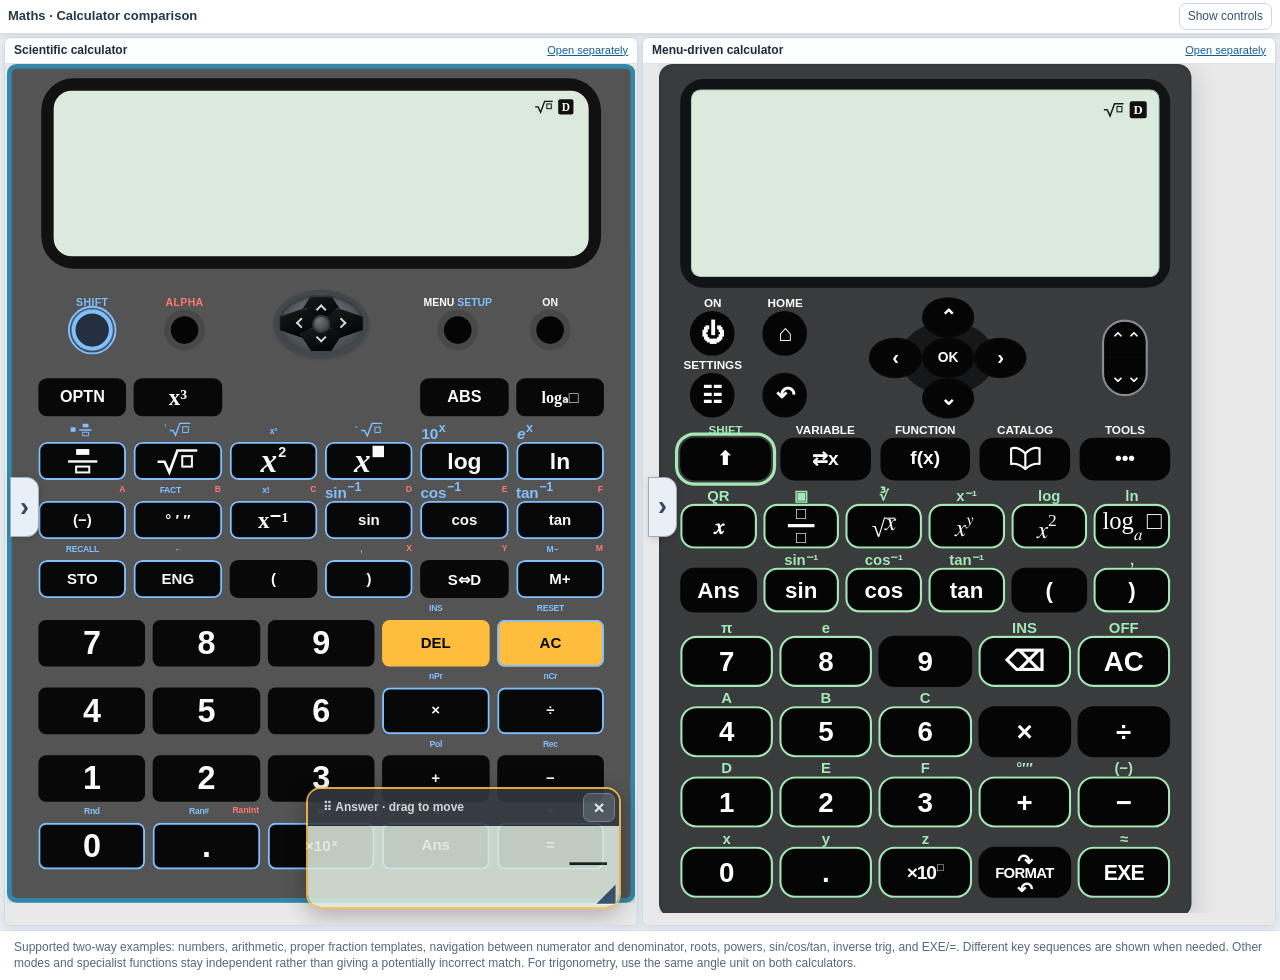
<file: compare/index.html>
<!doctype html>
<html lang="en-IE">
<head>
<meta charset="utf-8">
<meta name="viewport" content="width=device-width,initial-scale=1">
<meta name="description" content="Compare scientific and menu-driven calculators side by side with optional bidirectional key mirroring.">
<title>Compare calculators | Maths</title>
<link rel="icon" type="image/svg+xml" href="../favicon.svg">
<style>
:root{font:15px/1.4 Arial,Helvetica,sans-serif;color:#202c3b;background:#e9edf2}
*{box-sizing:border-box}html,body{margin:0;min-height:100%}
button,a{font:inherit}
button:focus-visible,a:focus-visible{outline:3px solid #2d7dd2;outline-offset:2px}
header{position:sticky;top:0;z-index:5;background:#fff;box-shadow:0 1px 7px #1d2c3b24}
.top{display:flex;align-items:center;justify-content:space-between;gap:14px;flex-wrap:wrap;padding:8px 13px}
.heading{font-size:17px;font-weight:800;color:#24384b}
.tabs,.options{display:flex;align-items:center;flex-wrap:wrap;gap:4px}
.tabs button,.options button{border:1px solid #cad3dd;background:#f9fbfd;color:#33485d;border-radius:7px;padding:8px 11px;cursor:pointer;font-size:13px;font-weight:700}
.tabs button[aria-pressed="true"]{background:#1d3655;color:#fff;border-color:#1d3655}
.options button[aria-pressed="true"]{background:#e2f5e9;color:#196439;border-color:#9bd4b0}
.sub{display:flex;align-items:center;justify-content:space-between;gap:10px;flex-wrap:wrap;padding:5px 14px;background:#f5f8fb;border-top:1px solid #e4e9f0;color:#536477;font-size:12px}
#message{min-height:1em}
.panels{display:grid;grid-template-columns:minmax(0,1fr) minmax(0,1fr);gap:8px;padding:8px}
.pane{min-width:0;overflow:hidden;border:1px solid #d3dae3;border-radius:12px;background:#f6f7f8;box-shadow:0 3px 10px #1d314916}
.pane-head{display:flex;justify-content:space-between;align-items:center;gap:5px;background:#fdfefe;padding:9px 12px;border-bottom:1px solid #dce3e9}
.pane-head h2{font-size:14px;margin:0}
.pane-head a{font-size:12px;color:#155d98}
.pane iframe{display:block;width:100%;height:calc(100dvh - 190px);min-height:360px;border:0;background:#e8e8e8}
.panels.mode-scientific{grid-template-columns:minmax(0,1fr)}
.panels.mode-menu{grid-template-columns:minmax(0,1fr)}
.panels.mode-scientific #menu-pane,.panels.mode-menu #scientific-pane{display:none}
.note{margin:0;padding:8px 14px;background:#fff;border-top:1px solid #dbe2ea;color:#56687b;font-size:12px}
#minimizeToolbar{padding:6px 9px;border:1px solid #cdd7e1;border-radius:7px;background:#fff;color:#38516a;cursor:pointer;font-size:12px}
header.minimized .top{padding:3px 8px;min-height:30px;flex-wrap:nowrap}
header.minimized #minimizeToolbar{margin-left:auto;padding:4px 8px}
.pane-head{padding:4px 9px}.pane-head h2{font-size:12px}.pane-head a{font-size:11px}
.panels{gap:4px;padding:4px}.pane{border-radius:7px}
header.minimized .heading{font-size:13px}
header.minimized .top .tabs,header.minimized .top .options,header.minimized .sub,header.minimized .dual-sequence{display:none}
#minimizeToolbar:focus-visible,#fitBoth:focus-visible,#fitWidthBoth:focus-visible{outline:3px solid #2d7dd2;outline-offset:2px}
#fitBoth,#fitWidthBoth{padding:7px 10px;border:1px solid #cad3dd;background:#fff;color:#30445d;border-radius:7px;cursor:pointer;font-size:12px;font-weight:700}
#fitBoth[aria-pressed="true"],#fitWidthBoth[aria-pressed="true"]{background:#1d3655;color:#fff;border-color:#1d3655}
@media(prefers-reduced-motion:reduce){.panels.mode-both{scroll-snap-type:none}}

/* Keep comparison literally side by side. Below 940px allow lateral
   scrolling instead of deforming or silently stacking the calculators. */
@media(max-width:940px){
 .panels.mode-both{grid-template-columns:repeat(2,minmax(420px,1fr));overflow-x:auto;scroll-snap-type:x proximity}
 .panels.mode-both .pane{scroll-snap-align:start}
 .top{padding:7px 9px}
}
@media(max-width:550px){
 .panels.mode-both{grid-template-columns:repeat(2,minmax(370px,1fr))}
 .top{gap:6px}.heading{font-size:15px}
}
@media print{header,.note{display:none}.panels{grid-template-columns:1fr 1fr!important}.pane iframe{height:85vh}}
.dual-sequence{display:grid;grid-template-columns:repeat(2,minmax(0,1fr));gap:7px;padding:5px 9px;background:#eaf0f6;border-top:1px solid #d1dce7}
.dual-seq{display:flex;gap:8px;align-items:center;min-width:0;padding:6px 9px;background:#fff;border:1px solid #d0dbe5;border-radius:7px;font:12px Arial,sans-serif}
.dual-seq>span:first-child{font-weight:800;white-space:nowrap}
.dual-seq strong{flex:1;min-width:0;overflow-x:auto;white-space:nowrap;font:700 13px Arial,sans-serif;color:#294f77}
.dual-seq output{font-size:13px;white-space:nowrap;max-width:40%;text-overflow:ellipsis;overflow:hidden;color:#1e563b;font-weight:800}
.dual-seq.dual-source{border-color:#679cc6;box-shadow:inset 3px 0 #2d7dd2}
@media(max-width:640px){.dual-sequence{grid-template-columns:1fr}.dual-seq{padding:4px 8px}}
</style>
</head>
<body>
<header>
 <div class="top">
  <span class="heading">Maths · Calculator comparison</span><button type="button" id="minimizeToolbar" aria-pressed="false" title="Hide or reveal presentation controls">Hide controls</button>
  <nav class="tabs" role="group" aria-label="Calculator viewing mode">
   <button type="button" data-view="scientific" aria-pressed="false">Scientific</button>
   <button type="button" data-view="menu" aria-pressed="false">Menu-driven</button>
   <button type="button" data-view="both" aria-pressed="true">Both side by side</button>
  </nav>
  <div class="options">
   <button type="button" id="sync" aria-pressed="true" aria-label="Dual Control linked. Click to operate independently" title="Mirror supported actions in both directions">Dual Control</button>
   <button type="button" id="reset">Clear both</button><button type="button" id="fitBoth" aria-pressed="true">Fit height</button><button type="button" id="fitWidthBoth" aria-pressed="false">Fit width</button>
  </div>
 </div>
 <div class="sub"><span id="message" role="status" aria-live="polite">Loading both calculators…</span><span id="viewHint">Fit height keeps both devices entirely visible.</span></div>
<div class="dual-sequence" role="region" aria-label="Key-sequence demonstration">
<div class="dual-seq" id="seqScientific"><span>Scientific</span><strong id="seqScientificKeys">—</strong><output id="seqScientificResult"></output></div>
<div class="dual-seq" id="seqMenu"><span>Menu-driven</span><strong id="seqMenuKeys">—</strong><output id="seqMenuResult"></output></div>
</div>
</header>
<main class="panels mode-both" id="panels" aria-label="Calculator comparison">
 <section class="pane" id="scientific-pane">
  <div class="pane-head"><h2>Scientific calculator</h2><a href="../" target="_blank" rel="noopener">Open separately</a></div>
  <iframe id="scientific" title="Interactive scientific calculator" src="../?compare=4&amp;skin=dark" loading="eager" allow="fullscreen"></iframe>
 </section>
 <section class="pane" id="menu-pane">
  <div class="pane-head"><h2>Menu-driven calculator</h2><a href="../menu/" target="_blank" rel="noopener">Open separately</a></div>
  <iframe id="menu" title="Interactive menu-driven calculator" src="../menu/?compare=4&amp;skin=dark" loading="eager" allow="fullscreen"></iframe>
 </section>
</main>
<p class="note">Supported two-way examples: numbers, arithmetic, proper fraction templates, navigation between numerator and denominator, roots, powers, sin/cos/tan, inverse trig, and EXE/=. Different key sequences are shown when needed. Other modes and specialist functions stay independent rather than giving a potentially incorrect match. For trigonometry, use the same angle unit on both calculators.</p>
<script>
(()=>{
 "use strict";
 const frames={scientific:document.getElementById("scientific"),menu:document.getElementById("menu")};
 const tabs=[...document.querySelectorAll("[data-view]")];
 const panels=document.getElementById("panels"),message=document.getElementById("message");
 const header=document.querySelector("header");
 const syncButton=document.getElementById("sync");
 const dualDisplay={
   scientific:{pane:document.getElementById("seqScientific"),keys:document.getElementById("seqScientificKeys"),result:document.getElementById("seqScientificResult")},
   menu:{pane:document.getElementById("seqMenu"),keys:document.getElementById("seqMenuKeys"),result:document.getElementById("seqMenuResult")}
 };
 const demonstrated={scientific:[],menu:[]};
 function record(kind,steps){
   if(!steps?.length)return;
   // AC starts a fresh trial. Linked mode mirrors AC, resetting both records.
   // Decoupled mode clears only the calculator being operated.
   if(steps.some(step=>step==="AC"||step==="ac")){
     demonstrated[kind]=[];
     dualDisplay[kind].keys.textContent="—";
     dualDisplay[kind].result.textContent="";
     return;
   }
   demonstrated[kind].push(...steps);
   demonstrated[kind]=demonstrated[kind].slice(-16);
   dualDisplay[kind].keys.textContent=demonstrated[kind].join(" → ");
 }
 function showOutputs(){
   for(const [kind,slots] of Object.entries(dualDisplay)){
     if(!ready[kind])continue;
     const doc=frames[kind].contentDocument;
     const result=kind==="scientific"
       ?doc.getElementById("result")?.textContent?.trim()
       :doc.querySelector("#display .result")?.textContent?.trim();
     slots.result.textContent=result?"= "+result:"";
   }
 }
 function sourceFocus(kind){
   for(const [name,slots] of Object.entries(dualDisplay))
     slots.pane.classList.toggle("dual-source",name===kind);
 }

 const minimize=document.getElementById("minimizeToolbar");
 minimize.addEventListener("click",()=>{
   const on=header.classList.toggle("minimized");
   minimize.setAttribute("aria-pressed",String(on));
   minimize.textContent=on?"Show controls":"Hide controls";
   scheduleFit();
 });
 const fitHeightButton=document.getElementById("fitBoth");
 const fitWidthButton=document.getElementById("fitWidthBoth");
 let fitMode="height";
 function setFitMode(next){
   fitMode=next;
   fitHeightButton.setAttribute("aria-pressed",String(next==="height"));
   fitWidthButton.setAttribute("aria-pressed",String(next==="width"));
   document.getElementById("viewHint").textContent=next==="height"
     ?"Fit height keeps the complete calculator visible without changing its shape."
     :"Fit width enlarges the keys; scroll vertically to reach the bottom.";
   scheduleFit();
 }
 fitHeightButton.addEventListener("click",()=>setFitMode("height"));
 fitWidthButton.addEventListener("click",()=>setFitMode("width"));
 // Default to compact comparison, with controls a click away.
 header.classList.add("minimized");
 minimize.setAttribute("aria-pressed","true");
 minimize.textContent="Show controls";
 let mode="both",sync=true,pending=Promise.resolve(),serial=0;
 const ready={scientific:false,menu:false};
 const delay=ms=>new Promise(resolve=>setTimeout(resolve,ms));
 let relayoutPending=false;
 function matchCalculatorHeights(){
   relayoutPending=false;
   const available=Math.max(340,Math.floor(window.innerHeight-panels.getBoundingClientRect().top-6));
   // Both frames get precisely the same height. The child calculator owns its
   // uniform 2D scaling, so none of the buttons or fonts is squashed.
   for(const frame of Object.values(frames))frame.style.height=available+"px";
   requestAnimationFrame(()=>{
     for(const [kind,frame] of Object.entries(frames)){
       if(!ready[kind]||frame.getClientRects().length===0)continue;
       frame.contentWindow.dispatchEvent(new Event("resize"));
       const control=frame.contentDocument.getElementById(
         kind==="scientific"?(fitMode==="height"?"fitHeight":"fitWidth"):
           (fitMode==="height"?"menuFitHeight":"menuFitWidth"));
       if(!control)continue;
       // Fit-width buttons toggle modes; don't accidentally toggle them off.
       if(fitMode==="height"||control.getAttribute("aria-pressed")!=="true")control.click();
     }
   });
 }
 function scheduleFit(){if(relayoutPending)return;relayoutPending=true;requestAnimationFrame(matchCalculatorHeights)}
 window.addEventListener("resize",scheduleFit,{passive:true});
 if("ResizeObserver" in window){
   const observer=new ResizeObserver(scheduleFit);
   observer.observe(header);
   observer.observe(panels);
 }
 function status(text){message.textContent=text;}
 function installComparisonStyle(kind){
  const doc=frames[kind].contentDocument;
  if(!doc||doc.getElementById("compare-embedded-style"))return;
  const style=doc.createElement("style");
  style.id="compare-embedded-style";
  style.textContent=`
   body{padding-top:0!important}
   #keys button.compare-key-active .keyname{
    outline:3px solid #3193f3!important;outline-offset:1px!important;
    background:#214e82!important;color:#fff!important;
    box-shadow:0 0 0 2px #98d3ff!important}
   .cw-upper-keys button.compare-key-active,.cw-number-keys button.compare-key-active{
    outline:3px solid #3193f3!important;outline-offset:1px!important;
    box-shadow:0 0 0 2px #98d3ff!important}`;
  doc.head.append(style);
 }
 function highlight(kind,action){
  const doc=frames[kind].contentDocument;
  if(!doc||!action||action.startsWith("fraction-"))return;
  const key=kind==="scientific"?action:({"=":"exe","AC":"ac","DEL":"del","frac":"fraction","^":"power"}[action]||action);
  const selector=kind==="scientific"?'#keys button[data-key="'+CSS.escape(key)+'"]':
    '.cw-upper-keys button[data-cmd="'+CSS.escape(key)+'"],.cw-number-keys button[data-cmd="'+CSS.escape(key)+'"]';
  const button=doc.querySelector(selector);
  if(!button)return;
  button.classList.remove("compare-key-active");
  void button.offsetWidth;
  button.classList.add("compare-key-active");
  clearTimeout(button._compareFlashTimer);
  button._compareFlashTimer=setTimeout(()=>button.classList.remove("compare-key-active"),360);
 }
 function chooseView(view){
   if(!["both","scientific","menu"].includes(view))return;
   mode=view;
   panels.className="panels mode-"+view;
   tabs.forEach(button=>button.setAttribute("aria-pressed",String(button.dataset.view===view)));
   try{history.replaceState(null,"","#"+view);}catch(_){}
   // Refit after the comparison grid has changed its pane widths.
   scheduleFit();
 }
 tabs.forEach(button=>button.addEventListener("click",()=>chooseView(button.dataset.view)));
 syncButton.addEventListener("click",()=>{
   sync=!sync;
   syncButton.setAttribute("aria-pressed",String(sync));
   syncButton.textContent=sync?"Dual Control":"Decoupled — link inputs";
   syncButton.setAttribute("aria-label",sync?"Decouple inputs":"Link inputs");
   syncButton.title=sync?"Both calculators respond together. Click to decouple inputs.":"Independent inputs. Click to link.";
   status(sync?"Two-way key mirroring is on.":"Independent operation: each calculator keeps its own input.");
 });
 document.getElementById("reset").addEventListener("click",()=>{
   pending=pending.then(async()=>{
     if(ready.scientific)await press("scientific","AC");
     if(ready.menu){
       const menuDoc=frames.menu.contentDocument;
       if(!menuDoc.querySelector("#display .expression")){
         const home=menuDoc.querySelector('[data-cmd="home"]');
         if(home)home.click();
         menuDoc.querySelector('#display .home-grid [data-choice="0"]')?.click();
       }
       await press("menu","ac");
     }
     for(const kind of Object.keys(demonstrated)){demonstrated[kind]=[];dualDisplay[kind].keys.textContent="—";dualDisplay[kind].result.textContent="";}
     status("Both calculations cleared.");
   });
 });
 function kindEvent(kind,event){
   if(event.defaultPrevented&&event.type==="click")return null;
   const doc=frames[kind].contentDocument;
   if(event.type==="click"){
     const el=event.target?.closest?.("button")||null;
     if(!el||!doc.contains(el))return null;
     if(kind==="scientific"){
       if(el.closest("#nav")&&frames.scientific.contentWindow.calculatorTemplateState){
         const arrow=el.dataset.nav;
         if(arrow==="right"||arrow==="down")return "fraction-next";
         if(arrow==="left"||arrow==="up")return "fraction-prev";
       }
       if(el.id==="shift"||el.id==="alpha"||el.id==="on")return null;
       if(!el.closest("#keys"))return null;
       const shifted=doc.getElementById("shift")?.classList.contains("active")||false;
       const key=shifted?(el.dataset.altkey||el.dataset.key):el.dataset.key;
       return sciToAction(key);
     }
     if(el.dataset.cmd==="shift")return null;
     if(el.closest(".cw-dpad")&&frames.menu.contentWindow.menuFractionState){
       if(el.dataset.cmd==="right"||el.dataset.cmd==="down")return "fraction-next";
       if(el.dataset.cmd==="back"||el.dataset.cmd==="up")return "fraction-prev";
     }
     if(!el.closest(".cw-upper-keys,.cw-number-keys"))return null;
     if(!doc.getElementById("display")?.querySelector(".expression"))return null;
     const shifted=doc.body.classList.contains("shift-active");
     return menuToAction(el.dataset.cmd,shifted);
   }
   if(event.type==="keydown"){
     if(event.ctrlKey||event.metaKey||event.altKey||
       ["INPUT","TEXTAREA","SELECT"].includes(doc.activeElement?.tagName))return null;
     const key=event.key;
     const activeEditor=kind==="scientific"
       ?frames.scientific.contentWindow.calculatorTemplateState
       :frames.menu.contentWindow.menuFractionState;
     if(activeEditor&&["ArrowLeft","ArrowRight","ArrowUp","ArrowDown"].includes(key))
       return ["ArrowRight","ArrowDown"].includes(key)?"fraction-next":"fraction-prev";
     const normal={"*":"×","/":"÷","-":"−","Enter":"=","Backspace":"DEL"};
     const cmd=normal[key]||key;
     if(!/^[0-9.]$/.test(cmd)&&!["+","−","×","÷","(",")","^","=","DEL"].includes(cmd))return null;
     if(kind==="scientific")return sciToAction(cmd);
     if(!doc.getElementById("display")?.querySelector(".expression"))return null;
     return menuToAction(cmd==="="? "exe":cmd==="DEL"?"del":cmd,doc.body.classList.contains("shift-active"));
   }
   return null;
 }
 function sciToAction(key){
   if(!key)return null;
   const safe=new Set(["0","1","2","3","4","5","6","7","8","9",".","+","−","×","÷","(",")","^","sqrt","square","cube","cbrt","inversepower","sin","cos","tan","asin","acos","atan","log","ln","exp","pow10","ans","pi","frac","=","AC","DEL"]);
   return safe.has(key)?key:null;
 }
 function menuToAction(cmd,shifted){
   if(!cmd)return null;
   if(shifted){
     const specials={"7":"pi","sin":"asin","cos":"acos","tan":"atan","sqrt":"cbrt","square":"log","power":"inversepower","log":"ln","ln":"exp"};
     if(specials[cmd])return specials[cmd];
     // The menu software treats the remaining shifted digits as normal digits,
     // but specialist shifted functions remain unsupported.
     if(/^[0-9.]$/.test(cmd))return cmd;
     return null;
   }
   const equivalent={"exe":"=","ac":"AC","del":"DEL","power":"^","fraction":"frac"};
   const key=equivalent[cmd]||cmd;
   const safe=new Set(["0","1","2","3","4","5","6","7","8","9",".","+","−","×","÷","(",")","^","sqrt","square","sin","cos","tan","ans","frac","AC","DEL","="]);
   return safe.has(key)?key:null;
 }
 function sequenceFor(kind,action){
   if(action==="fraction-next")return ["NEXT"];
   if(action==="fraction-prev")return ["PREV"];
   if(kind==="scientific"){
     const shifted={asin:"sin",acos:"cos",atan:"tan",cbrt:"sqrt",exp:"ln",pi:"tenexp"};
     if(shifted[action])return ["SHIFT",shifted[action]];
     return ({AC:["AC"],DEL:["DEL"],"=":["="],inversepower:["inversepower"],cube:["cube"]})[action]
       || [action];
   }
   const shifted={asin:"sin",acos:"cos",atan:"tan",cbrt:"sqrt",log:"square",ln:"log",inversepower:"power",exp:"ln",pi:"7"};
   if(shifted[action])return ["SHIFT",shifted[action]];
   if(action==="cube")return ["power","3"];
   if(action==="pow10")return null;
   return ({AC:["ac"],DEL:["del"],"=":["exe"],"^":["power"],frac:["fraction"]})[action]||[action];
 }
 async function press(kind,cmd){
   const doc=frames[kind].contentDocument;
   if(!doc)return false;
   let button;
   if(cmd==="SHIFT"){
     button=kind==="scientific"?doc.getElementById("shift"):doc.querySelector('.cw-functions [data-cmd="shift"]');
   }else if(cmd==="NEXT"||cmd==="PREV"){
     const direction=cmd==="NEXT"?"right":"left";
     button=kind==="scientific"
       ?doc.querySelector('#nav button[data-nav="'+direction+'"]')
       :doc.querySelector('.cw-dpad button[data-cmd="'+(direction==="left"?"back":"right")+'"]');
   }else if(kind==="scientific"){
     button=doc.querySelector('#keys button[data-key="'+CSS.escape(cmd)+'"]');
   }else{
     button=doc.querySelector('.cw-upper-keys button[data-cmd="'+CSS.escape(cmd)+'"],.cw-number-keys button[data-cmd="'+CSS.escape(cmd)+'"]');
   }
   if(!button)return false;
   suppressed=true;
   try{button.click();}finally{suppressed=false;}
   return true;
 }
 let suppressed=false;
 async function mirror(from,action,stamp){
   const to=from==="scientific"?"menu":"scientific";
   if(!ready[to])return status("The other calculator is still loading.");
   // Don't mirror trigonometry if one machine is in radians and the other in degrees.
   if(["sin","cos","tan","asin","acos","atan"].includes(action)){
     const a=frames.scientific.contentDocument.getElementById("mode")?.textContent.trim()[0];
     const b=frames.menu.contentDocument.getElementById("angle")?.textContent.trim()[0];
     if(a&&b&&a!==b)return status("Angle units differ. Set both calculators to the same units before comparing trigonometry.");
   }
   if(to==="menu"&&!frames.menu.contentDocument.getElementById("display")?.querySelector(".expression")){
     return status("Menu calculator is outside Calculate mode. Choose HOME → Calculate, or Clear both.");
   }
   if(action.startsWith("fraction-")){
     const active=to==="scientific"?frames.scientific.contentWindow.calculatorTemplateState:
       frames.menu.contentWindow.menuFractionState;
     if(!active)return status("Fraction navigation is available once a fraction template is open on both calculators.");
   }
   const steps=sequenceFor(to,action);
   if(!steps?.length)return status("That function stays independent: no reliable equivalent key sequence.");
   const targetDoc=frames[to].contentDocument;
   const targetShift=to==="scientific"
     ?targetDoc.getElementById("shift")?.classList.contains("active")
     :targetDoc.body.classList.contains("shift-active");
   // Don't let a previous, unused SHIFT selection turn a copied digit into another operation.
   if(targetShift)await press(to,"SHIFT");
   for(let i=0;i<steps.length;i++){
     const found=await press(to,steps[i]);
     if(!found)return status("The equivalent "+action+" key is not available on the "+to+" calculator.");
     if(i<steps.length-1)await delay(135);
   }
   record(to,steps);
    highlight(to,action);
    showOutputs();
   status((from==="scientific"?"Scientific":"Menu-driven")+" → "+(to==="scientific"?"Scientific":"Menu-driven")+": "+action+
     (steps.length>1?" ("+steps.map(x=>x==="SHIFT"?"SHIFT":x).join(" then ")+")":""));
 }
 function observe(kind){
   const frame=frames[kind],doc=frame.contentDocument;
   if(!doc)return;
   installComparisonStyle(kind);
    // Capturing input avoids modifying the calculators' existing calculation engines.
   const relay=event=>{
     if(suppressed||event.repeat)return;
     // Keyboard activation of a focused button also generates a click; mirror once.
     if(event.type==="keydown"&&doc.activeElement?.closest?.("button"))return;
     const action=kindEvent(kind,event);
     if(!action){
       const button=event.type==="click"&&event.target?.closest?.("#keys button[data-key],.cw-upper-keys button[data-cmd],.cw-number-keys button[data-cmd]")||null;
       if(button)status("That specialist key is independent; the other calculator was not changed.");
       return;
     }
     sourceFocus(kind);
      highlight(kind,action);
      record(kind,sequenceFor(kind,action)||[action]);
     requestAnimationFrame(showOutputs);
     if(!sync)return;
     const token=++serial;
     pending=pending.then(()=>mirror(kind,action,token)).catch(e=>status("Mirroring paused: "+e.message));
   };
   doc.addEventListener("click",relay,true);
   doc.addEventListener("keydown",relay,true);
   // Make each calculator larger in a narrow classroom panel and let it scroll vertically.
   const rail=doc.getElementById(kind==="scientific"?"toggleCalculatorRail":"menuRailToggle");
   if(rail&&rail.getAttribute("aria-expanded")!=="false")rail.click();
   // Parent owns the common sizing, including optional Fit width.
   // The menu model starts on Home. Enter Calculate before the first mirrored key.
   if(kind==="menu"){
     const calculate=doc.querySelector("#display .home-grid [data-choice='0']");
     if(calculate)calculate.click();
   }
   ready[kind]=true;
   const resultNode=kind==="scientific"?doc.getElementById("result"):doc.getElementById("display");
   if(resultNode)new MutationObserver(()=>requestAnimationFrame(showOutputs)).observe(resultNode,{childList:true,subtree:true,characterData:true});
   scheduleFit();
   if(ready.scientific&&ready.menu){status("Both calculators ready. Work on either; supported keys follow on the other.");showOutputs();}
   else status("One calculator ready; loading the second…");
 }
 for(const [kind,frame] of Object.entries(frames))
   frame.addEventListener("load",()=>{ready[kind]=false;observe(kind)});
 chooseView(["both","scientific","menu"].includes(location.hash.slice(1))?location.hash.slice(1):"both");
})();
</script>
</body></html>
</file>
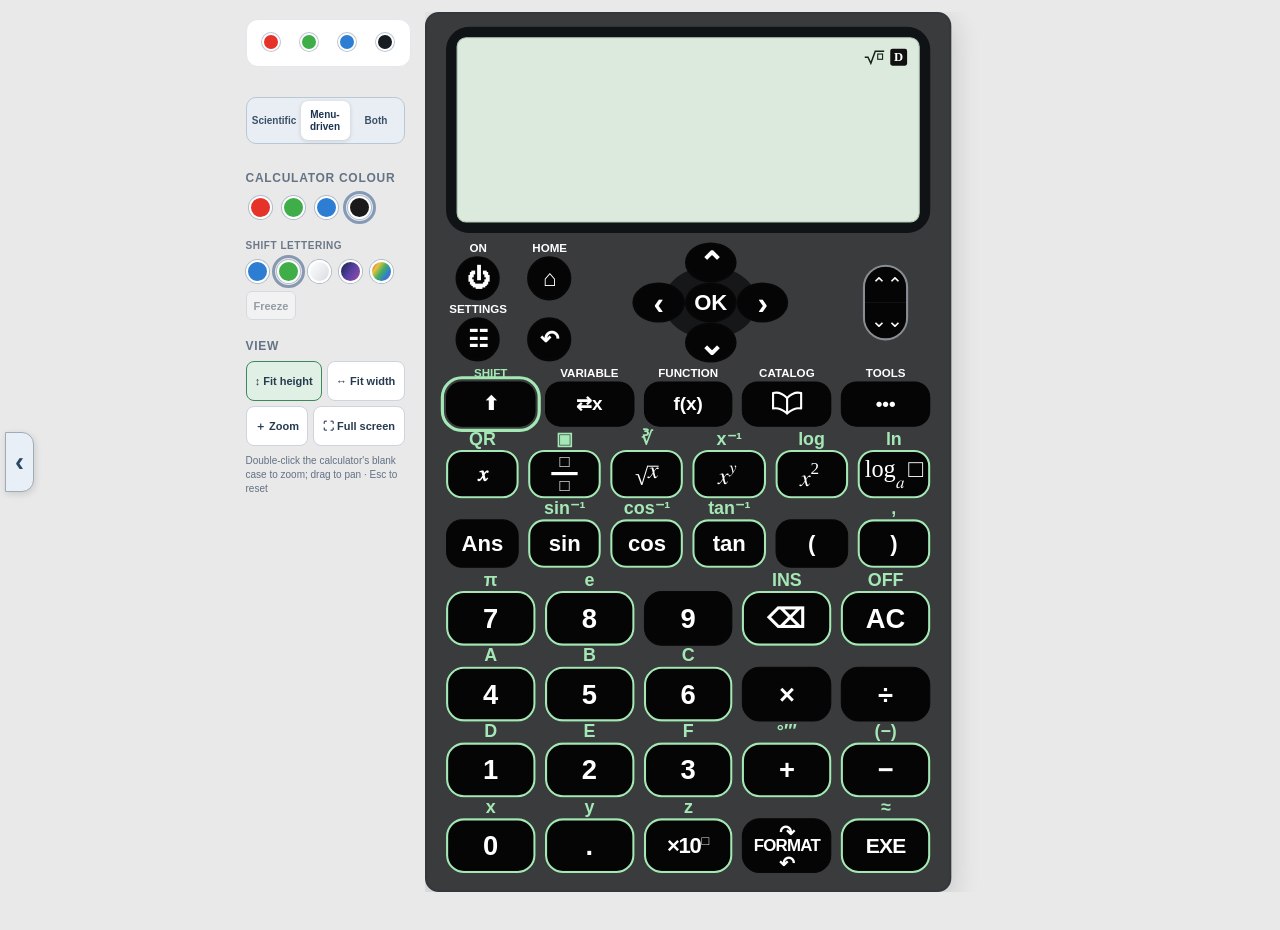
<file: menu/index.html>
<!doctype html>
<html lang="en">
<head>
<meta charset="utf-8"><meta name="viewport" content="width=device-width,initial-scale=1">
<title>Menu-driven calculator | Maths</title>
<link rel="icon" type="image/svg+xml" sizes="any" href="../favicon.svg">
<style>
:root{font-family:Arial,Helvetica,sans-serif;color:#172230;background:#f7f9fc;color-scheme:light}
*{box-sizing:border-box}body{margin:0;padding:12px 12px 38px}
.shell{max-width:490px;margin:0 auto}




.device{border:1px solid #dce1e8;border-radius:27px;background:#eff2f7;padding:18px 18px 19px;box-shadow:0 8px 26px #3949581b}
.dotline{display:flex;justify-content:flex-end;gap:7px;margin:0 3px 9px}
.dotline i{width:11px;height:11px;border-radius:50%}.dotline i:nth-child(1){background:#e63329}.dotline i:nth-child(2){background:#3fae49}.dotline i:nth-child(3){background:#2d7dd2}.dotline i:nth-child(4){background:#1a1a1a}
.lcd-frame{padding:8px;background:#c5ccd4;border-radius:20px;border:1px solid #b3bcc7;margin-bottom:15px}
.lcd{height:210px;border-radius:12px;background:#dbe6dc;border:1px solid #adbfb2;padding:11px 15px;color:#141e17;display:flex;flex-direction:column;overflow:hidden}
.indicators{display:flex;gap:12px;font:700 13px Georgia,serif;min-height:19px}
.indicators #angle{display:inline-flex;align-items:center;justify-content:center;font:800 13px/1 Georgia,serif;
 min-width:20px;height:20px;border:1.5px solid #243128;border-radius:50%;margin-left:5px}.indicators .hint{margin-left:auto;font-size:11px}
#display{flex:1;overflow:auto;scrollbar-width:thin}
.home-grid{display:grid;grid-template-columns:repeat(2,minmax(0,1fr));gap:7px;padding:3px 0}
.home-grid button{background:#eef4ed;border:1px solid #a9bcae;min-height:45px;border-radius:8px;color:#172a1c;font-weight:700;font-size:15px;cursor:pointer;text-align:left;padding:6px 9px}
.home-grid button.selected,.menu-list button.selected{outline:2px solid #276ba5;background:#d0e1dd}
.home-grid b{display:inline-block;min-width:21px;color:#245c8d}
.home-grid small{font-size:11px;font-weight:400;display:block;margin-left:21px}
.menu-list{display:grid;gap:4px}.menu-list button{display:flex;align-items:center;gap:9px;text-align:left;font:700 18px Georgia,serif;border:0;border-radius:5px;background:transparent;padding:4px 5px;color:inherit;cursor:pointer}
.menu-list button b{font:700 14px Arial;color:#325979;min-width:17px}
.lcd-title{font-weight:700;font-size:14px;border-bottom:1px solid #a8b9ab;padding-bottom:4px;margin:0 0 7px}
.expression{font:700 31px Georgia,'Times New Roman',serif;overflow-wrap:anywhere;min-height:46px}
.result{text-align:right;font:700 34px Georgia,'Times New Roman',serif;margin-top:11px}
.small-result{font-size:21px!important}
.result math{font-size:33px}
.mini{font-size:13px;line-height:1.4}.mini p{margin:5px 0}
kbd{font:700 12px Arial;border:1px solid #abb6ae;background:#e9efe7;padding:1px 4px;border-radius:4px}
.controls{display:grid;grid-template-columns:repeat(6,minmax(0,1fr));gap:5px;margin-bottom:7px}
.keys{display:grid;grid-template-columns:repeat(6,minmax(0,1fr));gap:6px}
button.key{font-family:Arial,Helvetica,sans-serif;min-width:0;background:linear-gradient(#fff,#f8fafc);border:1px solid #ccd3dd;border-radius:9px;color:#121b27;min-height:43px;box-shadow:0 2px 0 #cdd4df;font-size:17px;font-weight:700;cursor:pointer;padding:4px 2px}
button.key:active{box-shadow:none;transform:translateY(1px)}
button.key:focus-visible{outline:3px solid #286da6;outline-offset:2px}
.controls .key{font-size:10px;min-height:42px}
.key.accent{background:linear-gradient(#ffd18a,#ffb24a);border-color:#e8a64c}
.key.blue{color:#1e669f}
.key.shift-on{outline:2px solid #ebad38;outline-offset:1px}
.key.secondary{font-size:14px}
.navline{display:grid;grid-template-columns:repeat(5,minmax(0,1fr));gap:6px;margin:9px 0 11px}
.navline button{min-height:32px;background:#e7ebf1;border:1px solid #c4ceda;border-radius:8px;color:#293a4a;font-weight:700;cursor:pointer}
.navline button:focus-visible{outline:3px solid #286da6}
.action-help{text-align:center;color:#67727d;font-size:11px;margin:10px 0 0;line-height:1.3}
fieldset{border:0;padding:0;margin:0}.field{display:grid;grid-template-columns:75px 1fr;align-items:center;gap:7px;margin:5px 0}
.field label{font-size:12px;font-weight:700}.field input{min-width:0;width:100%;font-size:15px;background:#eef5ed;border:1px solid #a9b7ac;border-radius:5px;padding:5px;color:#15211a}
.mini-action{font-weight:700;border:1px solid #94a99a;border-radius:5px;background:#edf4ed;padding:5px 10px;cursor:pointer;margin:6px 5px 4px 0}
.tableview{font-size:14px;max-height:142px;overflow:auto}.tableview table{border-collapse:collapse;width:100%}.tableview th,.tableview td{border-bottom:1px solid #afc4b0;padding:2px 8px;text-align:right}
.note{margin:12px auto 0;max-width:430px;font-size:11px;line-height:1.4;text-align:center;color:#75828d}
@media(max-width:430px){body{padding:5px 4px 26px}.device{padding:10px 9px;border-radius:17px}.lcd{height:198px;padding:9px 10px}.controls{gap:3px}.keys{gap:4px}button.key{min-height:41px;font-size:16px}.controls .key{font-size:9px}.home-grid button{font-size:13px}.expression{font-size:27px}.result{font-size:29px}}
.digit-prompt{font:700 29px Georgia,'Times New Roman',serif;margin:16px 0 8px}
.contrast-line{display:flex;justify-content:space-between;align-items:center;font:700 22px Georgia,serif;margin:11px 0;gap:8px}
.contrast-line button{background:transparent;border:0;font:700 25px Georgia,serif;cursor:pointer;color:#173420}
.contrast-meter{font:600 15px monospace;letter-spacing:1px;white-space:nowrap}
.compact-font .expression{font-size:22px!important}.compact-font .result{font-size:25px!important}
.compact-font .menu-list button{font-size:15px!important}

/* The menu-driven model alone uses genuinely circular keypad controls. */
.controls,.keys{align-items:start}
.controls button.key,.keys button.key{
  width:100%;
  height:auto;
  aspect-ratio:1 / 1;
  min-height:0;
  padding:4px 2px;
  border-radius:50%;
  display:flex;
  justify-content:center;
  align-items:center;
  text-align:center;
  line-height:1.1;
  font-size:clamp(12px,2.6vw,18px);
}
.controls button.key{font-size:clamp(8px,1.9vw,10px);}
.keys button.key.secondary{font-size:clamp(11px,2.4vw,15px)}
.navline button{border-radius:50%;aspect-ratio:1/1;min-height:0;}
.dotline{justify-content:flex-start;margin:0 3px 9px;}
@media(max-width:430px){
 .controls button.key,.keys button.key{min-height:0;font-size:clamp(12px,3.4vw,16px);}
 .controls button.key{font-size:clamp(8px,2.3vw,10px);}
 .keys button.key.secondary{font-size:clamp(10px,3vw,14px);}
}

/* Dedicated menu-driven Dark/Light skins. Main scientific homepage is untouched. */
body.menu-dark{
  background:#e9e9e9;
  color:#e9edf3;
  color-scheme:dark;
}
body.menu-dark .topline a,
body.menu-dark .topline span{color:#47596e}
body.menu-dark .device{
  background:#55585e;
  border:2px solid #484c53;
  box-shadow:0 8px 26px #161a2030;
}
body.menu-dark .lcd-frame{
  background:#10151a;
  border-color:#0c1014;
}
body.menu-dark .lcd{
  color:#152117;
  background:#dce9dd;
  border-color:#b2c8b4;
}
body.menu-dark .controls button.key,
body.menu-dark .keys button.key{
  background:linear-gradient(#22272d,#0c1117);
  border-color:#414750;
  color:#fafcff;
  box-shadow:0 2px 0 #3e444d;
}
body.menu-dark .controls button.key.blue,
body.menu-dark .keys button.key.blue{color:#9ecaff}
body.menu-dark .controls button.key.accent,
body.menu-dark .keys button.key.accent{
  background:linear-gradient(#ffd078,#ffb738);
  border-color:#e6a742;
  color:#101419;
}
body.menu-dark .controls button.key:active,
body.menu-dark .keys button.key:active{background:#333a43;box-shadow:none}
body.menu-dark .navline button{
  background:#30363e;
  border-color:#585f68;
  color:#f6f7fa;
}
body.menu-dark .action-help{color:#dde4ec}
body.menu-dark .note{color:#536071}
/* Both skins maintain the menu-driven model's distinct round key faces. */

/* Side-by-side Maths selector, menu calculator separate from Scientific. */
.menu-layout{display:grid;grid-template-columns:165px minmax(0,490px);gap:17px;max-width:685px;margin:0 auto;align-items:start;}
.menu-layout .shell{max-width:490px;width:100%;min-width:0;}
.menu-sidebar{display:flex;flex-direction:column;gap:19px;padding:7px 3px;font-family:Arial,Helvetica,sans-serif;}
.menu-sidebar .site-logo{display:block;padding:6px 4px;background:#fff;border-radius:9px;}
.menu-sidebar .site-logo img{max-width:100%;height:auto;display:block;}
.menu-sidebar .calculator-chooser{display:flex;flex-direction:column;gap:17px;}
.menu-sidebar .model-selector{display:flex;flex-direction:column;align-items:flex-start;gap:8px;}
.menu-sidebar .skin-label{color:#657485;font-weight:800;font-size:12px;text-transform:uppercase;letter-spacing:.06em}
.menu-sidebar .model-palette{display:flex;align-items:center;gap:10px;padding:3px;}
.menu-sidebar .model-palette .skin-dot{display:block;box-sizing:border-box;appearance:none;border:2px solid #fff;width:23px;height:23px;flex:none;padding:0;border-radius:50%;box-shadow:0 0 0 1px #aebccb;cursor:pointer;text-decoration:none;}
.menu-sidebar .skin-red{background:#e63329;}
.menu-sidebar .skin-green{background:#3fae49;}
.menu-sidebar .skin-blue{background:#2d7dd2;}
.menu-sidebar .skin-neutral{background:#1a1a1a;}
.menu-sidebar .skin-dot[aria-pressed="true"]{outline:3px solid #859ab7;outline-offset:2px;}
.menu-sidebar .skin-dot:focus-visible{outline:3px solid #2d7dd2;outline-offset:3px;}
.menu-sidebar .skin-status{font-weight:600;font-size:11px;color:#657485;}
/* Pastels modify only the menu-driven CASE and button bed; LCD stays green. */
body.menu-pink .device{background:#f1dfe5;border-color:#dfc8d3;}
body.menu-mint .device{background:#dfeee3;border-color:#c5ddcb;}
body.menu-blue .device{background:#e0eafa;border-color:#c4d8f0;}
body.menu-pink .controls,body.menu-pink .keys,body.menu-pink .navline{background:#edd9e0;}
body.menu-mint .controls,body.menu-mint .keys,body.menu-mint .navline{background:#d5e7da;}
body.menu-blue .controls,body.menu-blue .keys,body.menu-blue .navline{background:#d5e2f3;}
@media(max-width:700px){
 .menu-layout{display:flex;flex-direction:column-reverse;gap:10px;width:100%;max-width:490px;}
 .menu-layout .shell{width:100%;max-width:490px;}
 .menu-sidebar{padding:4px 8px;display:flex;flex-direction:row;flex-wrap:wrap;gap:12px;align-items:center;}
 .menu-sidebar .site-logo{width:130px;flex:none;}
 .menu-sidebar .calculator-chooser{flex-direction:row;flex-wrap:wrap;gap:15px;}
 .menu-sidebar .model-palette{gap:8px;}
}

/* SHIFT legends: distinct blue or green, positioned immediately above round key faces. */
body[data-menu-shift-colour="blue"]{--menu-shift:#276fb9;--menu-shift-dark:#9ecaff;--menu-shift-selected:#245f9c}
body[data-menu-shift-colour="green"]{--menu-shift:#177d4f;--menu-shift-dark:#a4e8b5;--menu-shift-selected:#276d4a}
.menu-sidebar .menu-shift-picker{
 display:flex;align-items:center;flex-wrap:wrap;gap:8px;margin-top:10px;
}
.menu-sidebar .menu-shift-picker .shift-title{
 display:block;width:100%;font:800 10px/1.2 Arial,Helvetica,sans-serif;
 color:#697788;text-transform:uppercase;letter-spacing:.055em;
}
.menu-sidebar .menu-shift-picker .shift-choice{
 appearance:none;width:23px;height:23px;min-width:23px;
 border:2px solid #fff;border-radius:50%;cursor:pointer;
 padding:0;box-shadow:0 0 0 1px #aebccb;
}
.menu-sidebar .shift-blue{background:#2d7dd2}
.menu-sidebar .shift-green{background:#3fae49}
.menu-sidebar .menu-shift-picker .shift-choice[aria-pressed="true"]{
 outline:3px solid #8799b0;outline-offset:2px;
}
.menu-sidebar .menu-shift-picker .shift-choice:focus-visible{
 outline:3px solid #276fb9;outline-offset:3px;
}
.keys{
 row-gap:20px;
 padding-top:14px;
}
.keys button.key[data-shift-label]{
 position:relative;
 overflow:visible;
}
.keys button.key[data-shift-label]::before{
 content:attr(data-shift-label);
 position:absolute;
 bottom:calc(100% + 2px);
 left:-4px;
 width:calc(100% + 8px);
 color:var(--menu-shift);
 text-align:center;
 font:800 clamp(10px,2.3vw,14px)/1.05 Arial,Helvetica,sans-serif;
 white-space:nowrap;
 pointer-events:none;
}
body.menu-dark .keys button.key[data-shift-label]::before{
 color:var(--menu-shift-dark);
}
body .controls button.key[data-cmd="shift"]{
 color:var(--menu-shift)!important;
 border-color:var(--menu-shift)!important;
}
body.menu-dark .controls button.key[data-cmd="shift"]{
 color:var(--menu-shift-dark)!important;
 border-color:var(--menu-shift-dark)!important;
}
body.shift-active .controls button.key[data-cmd="shift"]{
 outline:3px solid var(--menu-shift-selected)!important;
 outline-offset:1px;
}
body .keys button.key[data-shift-label]:focus-visible{
 outline:3px solid var(--menu-shift)!important;
}
@media(max-width:430px){
 .keys{row-gap:17px;padding-top:11px}
 .keys button.key[data-shift-label]::before{
  font-size:clamp(9px,3vw,12px);bottom:calc(100% + 2px);
 }
}

/* CW layout: 6 scientific keys, 5 numerical keys, distinct five-button controller. */
.menu-layout{grid-template-columns:165px minmax(0,600px)!important;max-width:800px!important;}
.menu-layout .shell{max-width:600px!important}
.device{padding:22px 26px 32px!important;border-radius:13px!important}
.dotline{margin:0 4px 14px!important}
.lcd-frame{padding:13px!important;background:#101316!important;border-color:#101316!important;border-radius:22px!important;margin-bottom:17px!important}
.lcd{height:220px!important;border-radius:9px!important}
.home-grid{display:grid!important;grid-template-columns:repeat(3,minmax(0,1fr))!important;gap:10px!important;padding:14px 3px!important}
.home-grid button{
 display:flex!important;flex-direction:column!important;align-items:center!important;
 background:transparent!important;border:0!important;min-height:91px!important;
 padding:7px 1px!important;outline:0!important;font:400 clamp(13px,2.4vw,20px)/1.12 'Courier New',monospace!important;
 text-align:center!important;color:#18241d!important;
}
.home-grid button.selected{background:#202724!important;color:#fff!important}
.home-grid button .home-symbol{font:900 30px/1 Arial,sans-serif!important;display:block;min-height:40px!important}
.home-grid button .home-symbol span{display:block;font-size:23px}
.home-grid button .home-text{display:block}
.cw-control-deck{display:grid;grid-template-columns: 1.2fr 2.15fr .8fr;align-items:center;gap:12px;margin:8px 0 10px}
.cw-aux-controls{display:grid;grid-template-columns:repeat(2,1fr);gap:6px 10px}
.cw-control-position{display:flex;align-items:center;flex-direction:column;gap:4px}
.cw-label,.cw-function-label{font:900 clamp(9px,1.5vw,13px)/1 Arial,Helvetica,sans-serif;color:#e8e8e8;text-align:center}
.cw-hidden-label{visibility:hidden}
.cw-control{display:flex;align-items:center;justify-content:center;width:min(100%,52px);aspect-ratio:1;border:3px solid #8e939b;border-radius:50%;background:#34383c;color:#ddd;font-size:27px;font-weight:bold;cursor:pointer}
.cw-dpad{display:grid;grid-template-columns:repeat(3,1fr);grid-template-rows:repeat(3,1fr);gap:0;width:100%;max-width:205px;justify-self:center;aspect-ratio:1.3;background:radial-gradient(ellipse,#151719 42%,transparent 43%)}
.cw-dpad button{border:3px solid #838991;border-radius:50%;background:#33373a;color:#ddd;font-size:clamp(19px,3vw,30px);font-weight:bold;cursor:pointer;min-width:0;min-height:0}
.cw-dpad .cw-up{grid-area:1/2}.cw-dpad .cw-left{grid-area:2/1}.cw-dpad .cw-ok{grid-area:2/2;font-size:clamp(13px,2vw,21px)}.cw-dpad .cw-right{grid-area:2/3}.cw-dpad .cw-down{grid-area:3/2}
.cw-page-rocker{display:flex;flex-direction:column;width:min(100%,63px);justify-self:center;border:3px solid #888d94;border-radius:35px;overflow:hidden}
.cw-page-rocker button{font-size:21px;line-height:1;background:#35393d;color:#ddd;border:0;min-height:48px;cursor:pointer}
.cw-functions{display:grid;grid-template-columns:repeat(5,minmax(0,1fr));gap:10px;margin:12px 0 21px}
.cw-function{display:flex;flex-direction:column;align-items:center;justify-content:flex-end;gap:5px;min-width:0}
.cw-function-key{display:flex;align-items:center;justify-content:center;width:min(100%,69px);aspect-ratio:1;border:1px solid #eee;border-radius:50%;background:#f5f5f5;color:#17191b;font:800 clamp(13px,2vw,24px) Arial;cursor:pointer}
.cw-function-key.cw-shift-key{background:var(--menu-shift,#187d4f)!important;color:#101c14!important;border-color:var(--menu-shift,#187d4f)!important}
.cw-shift-ink{color:var(--menu-shift-dark,#a4e8b5)!important}
.cw-upper-keys,.cw-number-keys{display:grid!important;align-items:start!important;column-gap:11px!important;row-gap:20px!important;padding-top:7px!important}
.cw-upper-keys{grid-template-columns:repeat(6,minmax(0,1fr))!important;margin-bottom:22px}
.cw-number-keys{grid-template-columns:repeat(5,minmax(0,1fr))!important}
.cw-upper-keys button.key,.cw-number-keys button.key{
 display:flex!important;position:relative!important;align-items:center!important;justify-content:center!important;
 width:100%!important;aspect-ratio:1!important;min-height:0!important;height:auto!important;border-radius:50%!important;
 color:#151618!important;background:#f5f5f5!important;border:1px solid #e2e6ed!important;
 box-shadow:none!important;font:800 clamp(16px,2.8vw,30px)/1 Arial,Helvetica,sans-serif!important;
 padding:2px!important;overflow:visible!important;
}
.cw-upper-keys button.key{font-size:clamp(13px,2.6vw,24px)!important}
.cw-upper-keys button.key::before,.cw-number-keys button.key::before{
 content:attr(data-shift-label);position:absolute;bottom:calc(100% + 2px);
 left:-3px;width:calc(100% + 6px);color:var(--menu-shift-dark,#a4e8b5)!important;
 font:800 clamp(10px,1.7vw,15px)/1 Arial,Helvetica,sans-serif!important;text-align:left;white-space:nowrap;pointer-events:none;
}
.cw-upper-keys button:not([data-shift-label])::before,.cw-number-keys button:not([data-shift-label])::before{content:none}
.cw-number-keys .cw-format-key{font-size:clamp(10px,1.8vw,15px)!important}
body.menu-dark .cw-function-key:not(.cw-shift-key),body.menu-dark .cw-upper-keys button.key,body.menu-dark .cw-number-keys button.key{background:#f2f2f2!important;color:#101214!important;border-color:#dadde1!important;box-shadow:none!important}
body.menu-dark .cw-control-deck button{color:#d6d6d6!important}
body.menu-dark .cw-functions .cw-shift-key{color:#0e2418!important}
body.menu-dark .cw-page-rocker button{background:#34383c!important}
body.menu-dark .cw-upper-keys button.key[data-shift-label]::before,body.menu-dark .cw-number-keys button.key[data-shift-label]::before{color:var(--menu-shift-dark)!important}
body.menu-light .cw-upper-keys button.key[data-shift-label]::before,body.menu-light .cw-number-keys button.key[data-shift-label]::before{color:var(--menu-shift)!important}
@media(max-width:700px){.menu-layout .shell{max-width:600px!important}.device{padding:12px 13px 25px!important}.cw-control-deck{gap:5px}.cw-aux-controls{gap:4px}.cw-control{width:min(100%,43px);font-size:20px}.cw-page-rocker{max-width:43px}.cw-page-rocker button{min-height:35px}.cw-functions{gap:4px}.cw-upper-keys,.cw-number-keys{column-gap:5px!important;row-gap:16px!important}.cw-functions .cw-function-label{font-size:clamp(8px,2.2vw,12px)}.cw-function-key{width:min(100%,56px)}.cw-upper-keys{margin-bottom:16px}.cw-number-keys .cw-format-key{font-size:clamp(9px,2.7vw,13px)!important}.home-grid{gap:3px!important}}
/* CW fidelity revision: five individually bounded circles and no FORMAT overlap.
   Preserve geometry, active hitboxes, and green/blue secondary ink. */
.menu-layout{grid-template-columns:165px minmax(0,540px)!important;max-width:735px!important}
.menu-layout .shell{max-width:540px!important}
body.menu-dark .device{background:#393b3c!important;border-color:#34383c!important}
.cw-upper-keys,.cw-number-keys{
  width:100%!important;
  min-width:0!important;
  justify-content:stretch!important;
}
.cw-number-keys{
  display:grid!important;
  grid-template-columns:repeat(5,minmax(0,1fr))!important;
  column-gap:12px!important;
  row-gap:22px!important;
  padding:9px 0 0!important;
}
.cw-number-keys>.key{
  box-sizing:border-box!important;
  min-width:0!important;
  max-width:100%!important;
  width:100%!important;
  aspect-ratio:1/1!important;
  height:auto!important;
  padding:0 2px!important;
  border-radius:50%!important;
  font-size:clamp(18px,2.1vw,26px)!important;
  line-height:1!important;
  overflow:visible!important;
  white-space:nowrap!important;
  text-align:center!important;
}
.cw-number-keys>.cw-format-key,
.cw-number-keys>.cw-ten-power-key,
.cw-number-keys>.cw-exe-key{
  font-size:clamp(12px,1.45vw,19px)!important;
  letter-spacing:-.04em!important;
}
.cw-number-keys>.cw-format-key{overflow:hidden!important;}
.cw-format-art{
  display:flex;
  flex-direction:column;
  align-items:center;
  justify-content:center;
  width:100%;
  height:100%;
  line-height:.92;
  pointer-events:none;
}
.cw-format-art .cw-format-upper,
.cw-format-art .cw-format-lower{
  display:block;
  font-family:Arial,Helvetica,sans-serif;
  font-size:clamp(14px,1.5vw,20px);
  height:25%;
  line-height:1;
}
.cw-format-art .cw-format-word{
  display:block;
  font-family:"Arial Narrow",Arial,Helvetica,sans-serif;
  font-stretch:condensed;
  font-size:clamp(10px,1.45vw,17px);
  font-weight:900;
  letter-spacing:-.065em;
  line-height:1;
}
.cw-ten-glyph{
  display:inline-flex;align-items:baseline;justify-content:center;
  font-family:Arial,Helvetica,sans-serif;
  font-size:clamp(14px,1.65vw,21px);
  font-weight:800;letter-spacing:-.06em;line-height:1;
  pointer-events:none;
}
.cw-ten-glyph sup{
  font-size:.58em;line-height:0;
  position:relative;top:-.7em;
  margin-left:1px;letter-spacing:0;
}
.cw-number-keys>.cw-exe-key{font-size:clamp(14px,1.75vw,23px)!important;}
/* Shift annotations float above their OWN button instead of crossing a neighbour. */
.cw-number-keys>.key[data-shift-label]::before{
  left:0!important;width:100%!important;
  text-align:left!important;
  font-size:clamp(10px,1.35vw,14px)!important;
}
/* Scale type with key diameter on narrow screens; never exceed circle width. */
@media(max-width:700px){
 .menu-layout .shell{max-width:540px!important}
 .cw-number-keys{column-gap:7px!important;row-gap:18px!important;}
 .cw-number-keys>.key{font-size:clamp(16px,4.2vw,26px)!important;}
 .cw-number-keys>.cw-exe-key{font-size:clamp(13px,3.6vw,20px)!important;}
 .cw-format-art .cw-format-word{font-size:clamp(9px,2.55vw,14px)!important;}
 .cw-format-art .cw-format-upper,.cw-format-art .cw-format-lower{font-size:clamp(12px,2.8vw,16px)!important;}
 .cw-ten-glyph{font-size:clamp(12px,3.25vw,18px)!important;}
}

/* Classroom-height-first geometry: smaller circles without reducing legibility. */
.menu-layout{grid-template-columns:165px minmax(0,500px)!important;max-width:685px!important;align-items:start!important}
.menu-fit-viewport{position:relative;width:100%;max-width:500px;min-width:0;margin:0 auto}
.menu-fit-viewport>.shell{width:500px!important;max-width:none!important;transform-origin:0 0!important;position:absolute;top:0;left:0}
.menu-fit-viewport .device{padding:12px 18px 16px!important}
.menu-fit-viewport .dotline{margin-bottom:5px!important}
.menu-fit-viewport .lcd-frame{padding:9px!important;margin-bottom:9px!important}
.menu-fit-viewport .lcd{height:176px!important;padding:9px 11px!important}
.menu-fit-viewport .cw-control-deck{margin:4px 0 5px!important;gap:7px!important}
.menu-fit-viewport .cw-control{max-width:42px!important;border-width:2px!important;font-size:22px!important}
.menu-fit-viewport .cw-control-position{gap:2px!important}
.menu-fit-viewport .cw-aux-controls{gap:3px 7px!important}
.menu-fit-viewport .cw-dpad{max-width:148px!important}
.menu-fit-viewport .cw-dpad button{border-width:2px!important}
.menu-fit-viewport .cw-page-rocker{max-width:43px!important;border-width:2px!important}
.menu-fit-viewport .cw-page-rocker button{min-height:34px!important;font-size:18px!important}
.menu-fit-viewport .cw-functions{margin:5px 0 13px!important;gap:7px!important}
.menu-fit-viewport .cw-function{gap:2px!important}
.menu-fit-viewport .cw-function-key{max-width:54px!important;font-size:18px!important}
.menu-fit-viewport .cw-function-label,.menu-fit-viewport .cw-label{font-size:11px!important}
.menu-fit-viewport .cw-upper-keys{column-gap:11px!important;row-gap:16px!important;margin-bottom:15px!important;padding-top:5px!important}
.menu-fit-viewport .cw-number-keys{column-gap:15px!important;row-gap:15px!important;padding-top:5px!important}
.menu-fit-viewport .cw-upper-keys>.key,
.menu-fit-viewport .cw-number-keys>.key{
  box-sizing:border-box!important;
  width:calc(100% - 5px)!important;
  max-width:70px!important;
  aspect-ratio:1/1!important;
  margin-inline:auto!important;
  min-height:0!important;
  border-radius:50%!important;
  font-variant-numeric:lining-nums tabular-nums!important;
  font-feature-settings:"lnum" 1,"tnum" 1!important;
  font-family:Arial,Helvetica,sans-serif!important;
  font-size:26px!important;
  line-height:1!important;
  align-items:center!important;
  justify-content:center!important;
}
.menu-fit-viewport .cw-upper-keys>.key{max-width:58px!important;font-size:21px!important}
.menu-fit-viewport .cw-number-keys>.cw-format-key{font-size:13px!important}
.menu-fit-viewport .cw-number-keys>.cw-exe-key{font-size:20px!important}
.menu-fit-viewport .cw-number-keys>.cw-ten-power-key{font-size:18px!important}
.menu-fit-viewport .cw-upper-keys>.key[data-shift-label]::before,
.menu-fit-viewport .cw-number-keys>.key[data-shift-label]::before{
  font-size:12px!important;
  bottom:calc(100% + 1px)!important;
}
.menu-fit-viewport .action-help{margin-top:8px!important;font-size:10px!important}
.menu-fit-viewport .note{margin-top:7px!important;font-size:10px!important}
/* LCD digits share a consistent baseline, including 9. */
.menu-fit-viewport .lcd .expression,
.menu-fit-viewport .lcd .result{
  font-family:"Cambria Math","Times New Roman",serif!important;
  font-variant-numeric:lining-nums tabular-nums!important;
  font-feature-settings:"lnum" 1,"tnum" 1!important;
  line-height:1.1!important;
}
.menu-fit-viewport .lcd .result math{font-size:inherit!important}
.menu-fit-viewport .lcd .result{font-size:var(--menu-answer-size,44px)!important}
@media(max-width:700px){
  .menu-layout{display:flex!important;flex-direction:column-reverse!important;max-width:100%!important;gap:10px!important}
  .menu-fit-viewport{max-width:100%!important;align-self:center!important}
  .menu-fit-viewport>.shell{width:500px!important}
}

/* Enlarged answers, reduced only as needed; safe horizontal fallback. */
.menu-fit-viewport #display .result{
  font-size:var(--menu-answer-size,50px)!important;
  line-height:1.1!important;
  max-width:100%!important;
  min-width:0!important;
  overflow-x:auto!important;
  overflow-y:hidden!important;
  white-space:nowrap!important;
  scrollbar-width:thin!important;
}
.menu-fit-viewport #display .result math{
  font-size:inherit!important;
  font-family:"Cambria Math","STIX Two Math",serif!important;
}
.menu-fit-viewport #display .expression,
.menu-fit-viewport #display .result{
  font-feature-settings:"lnum" 1,"tnum" 1!important;
  font-variant-numeric:lining-nums tabular-nums!important;
}

/* CATALOG: four entries per LCD page, like the 82/85/350CW display.
   Only this menu uses the smaller high-density monochrome typography. */
.menu-fit-viewport .lcd #display:has(.catalog-title) .menu-list{
 display:flex;flex-direction:column;gap:0!important;
}
.menu-fit-viewport .lcd #display:has(.catalog-title) .lcd-title{
 font-size:11px!important;
 padding-bottom:1px!important;
 margin:0 0 2px!important;
}
.menu-fit-viewport .lcd #display:has(.catalog-title) .menu-list button{
 position:relative;display:flex;gap:0!important;align-items:center;
 border:0!important;border-radius:0!important;box-sizing:border-box;
 padding:1px 4px!important;
 min-height:31px!important;height:31px!important;
 font:700 19px/1.15 "Courier New",Consolas,monospace!important;
 white-space:nowrap;overflow:hidden;
 letter-spacing:-.05em!important;
}
.menu-fit-viewport .lcd #display:has(.catalog-title) .menu-list button b{
 font:inherit!important;min-width:22px!important;flex:none;
 color:inherit!important;
}
.menu-fit-viewport .lcd #display:has(.catalog-title) .menu-list button .menu-item-label{
 flex:1;min-width:0;overflow:hidden;text-overflow:clip;white-space:nowrap;
}
.menu-fit-viewport .lcd #display:has(.catalog-title) .menu-list button.selected{
 outline:0!important;background:#17221a!important;color:#fff!important;
}
.menu-fit-viewport .lcd .catalog-chevron{font:700 13px Arial,sans-serif;margin-left:2px}
.menu-fit-viewport .lcd .catalog-scrollbar{float:right}
.menu-fit-viewport .lcd .catalog-notice{
 margin:4px 0 0!important;
 font:700 12px/1.1 Arial,sans-serif;
 color:#633d24;
}

/* Persistent SHIFT-colour outlines and legible second-function captions.
   Some caption area intentionally overlaps the circular key edge. */
.menu-fit-viewport .cw-upper-keys>.key{max-width:53px!important;}
.menu-fit-viewport .cw-number-keys>.key{max-width:64px!important;}
body[data-menu-shift-colour] .menu-fit-viewport .cw-upper-keys>.key[data-shift-label],
body[data-menu-shift-colour] .menu-fit-viewport .cw-number-keys>.key[data-shift-label]{
 outline:2px solid var(--menu-shift)!important;outline-offset:-1px!important;
}
body.menu-dark[data-menu-shift-colour] .menu-fit-viewport .cw-upper-keys>.key[data-shift-label],
body.menu-dark[data-menu-shift-colour] .menu-fit-viewport .cw-number-keys>.key[data-shift-label]{
 outline-color:var(--menu-shift-dark)!important;
}
.menu-fit-viewport .cw-upper-keys>.key[data-shift-label]::before,
.menu-fit-viewport .cw-number-keys>.key[data-shift-label]::before{
 bottom:calc(100% - 6px)!important;
 font-size:clamp(14px,1.8vw,17px)!important;
 line-height:1.05!important;
 font-weight:800!important;
 z-index:2!important;
 text-shadow:0 1px 0 #ffffff91;
}
body.menu-dark .menu-fit-viewport .cw-upper-keys>.key[data-shift-label]::before,
body.menu-dark .menu-fit-viewport .cw-number-keys>.key[data-shift-label]::before{
 text-shadow:0 1px 0 #28342cb8;
}
body[data-menu-shift-colour] .cw-shift-key{
 outline:3px solid var(--menu-shift)!important;
 outline-offset:2px!important;
}
body.menu-dark[data-menu-shift-colour] .cw-shift-key{
 outline-color:var(--menu-shift-dark)!important;
}
.menu-sidebar .menu-view-picker{display:flex;flex-direction:column;gap:8px;}
.menu-sidebar .menu-view-buttons{display:flex;flex-wrap:wrap;gap:5px;}
.menu-sidebar .menu-view-buttons button{
 min-height:40px;min-width:56px;flex:1 1 auto;
 padding:5px 7px;border:1px solid #cbd4df;border-radius:8px;
 background:#fff;color:#263b50;cursor:pointer;
 font:700 11px Arial,sans-serif;
}
.menu-sidebar .menu-view-buttons button[aria-pressed="true"]{background:#e0f0e5;border-color:#3a885d;}
.menu-sidebar .menu-view-buttons button:focus-visible{outline:3px solid #2d7dd2;outline-offset:2px;}
.menu-sidebar .menu-view-help{font:500 10px/1.4 Arial,sans-serif;color:#627183;}
.menu-fit-viewport{overflow:auto!important;overscroll-behavior:contain;max-height:calc(100dvh - 12px);}
.menu-fit-viewport.detail-zoom{cursor:grab;touch-action:pan-x pan-y;}
.menu-fit-viewport.detail-zoom.is-dragging{cursor:grabbing;user-select:none;}

/* Accessible mathematics sizing: MathML fractions use display-style proportions.
   Keep digits large until the viewport genuinely requires shrink-to-fit. */
.menu-fit-viewport #display .expression{
  font-size:clamp(40px,4vw,58px)!important;
  min-height:60px!important;
}
.menu-fit-viewport #display .expression math,
.menu-fit-viewport #display .result math,
.menu-fit-viewport #display .result mfrac{
  math-style:normal!important;
}
.menu-fit-viewport #display .result math{
  font-size:inherit!important;
  display:inline-block;
  vertical-align:middle;
}
@media(max-width:430px){
 .menu-fit-viewport #display .expression{font-size:40px!important;min-height:48px!important}
}
/* Show the entered expression prominently; large single answers get the remaining space. */
.menu-fit-viewport #display .expression{
  font-size:clamp(40px,4vw,58px)!important;
  line-height:1.12!important;
  white-space:nowrap!important;
  overflow-x:auto!important;
  overflow-y:hidden!important;
  max-width:100%!important;
}
.menu-fit-viewport #display .result{font-size:var(--menu-answer-size,70px)!important;}

/* Rounded-rectangle keycaps — preserve CW positions and navigation cluster.
   More generous face width than circular keys gives SHIFT captions usable space. */
.menu-fit-viewport .cw-upper-keys,
.menu-fit-viewport .cw-number-keys{
  align-items:stretch!important;
  column-gap:9px!important;
  row-gap:20px!important;
}
.menu-fit-viewport .cw-upper-keys{
  margin-bottom:17px!important;
}
.menu-fit-viewport .cw-upper-keys > button.key,
.menu-fit-viewport .cw-number-keys > button.key{
  box-sizing:border-box!important;
  display:flex!important;
  flex:none!important;
  width:100%!important;
  max-width:none!important;
  min-width:0!important;
  height:46px!important;
  min-height:46px!important;
  aspect-ratio:auto!important;
  margin:0!important;
  border-radius:15px!important;
  padding:0 4px!important;
  align-items:center!important;
  justify-content:center!important;
  line-height:1!important;
  overflow:visible!important;
}
.menu-fit-viewport .cw-number-keys > button.key{
  height:52px!important;
  min-height:52px!important;
  border-radius:17px!important;
}
.menu-fit-viewport .cw-functions{
  gap:9px!important;
  margin-bottom:17px!important;
}
.menu-fit-viewport .cw-functions .cw-function-key{
  box-sizing:border-box!important;
  width:100%!important;
  max-width:none!important;
  height:43px!important;
  min-height:43px!important;
  aspect-ratio:auto!important;
  border-radius:15px!important;
  padding:0 3px!important;
}
.menu-fit-viewport .cw-functions .cw-shift-key{
  border-radius:15px!important;
}
/* Secondary function ink sits just above each rectangular key. */
.menu-fit-viewport .cw-upper-keys > button.key[data-shift-label]::before,
.menu-fit-viewport .cw-number-keys > button.key[data-shift-label]::before{
  box-sizing:border-box!important;
  width:100%!important;
  max-width:100%!important;
  left:0!important;
  bottom:calc(100% + 1px)!important;
  font-size:clamp(14px,1.65vw,17px)!important;
  font-weight:800!important;
  text-align:center!important;
  white-space:nowrap!important;
  line-height:1.08!important;
  text-shadow:none!important;
}
/* FORMAt remains fully inside its dedicated rounded rectangular key. */
.menu-fit-viewport .cw-number-keys > .cw-format-key{
  overflow:hidden!important;
}
.menu-fit-viewport .cw-format-art .cw-format-word{
  font-size:16px!important;
  letter-spacing:-.045em!important;
}
.menu-fit-viewport .cw-format-art .cw-format-upper,
.menu-fit-viewport .cw-format-art .cw-format-lower{
  font-size:18px!important;
}
/* Preserve the intended permanent SHIFT-colour outlines on rectangular faces. */
body[data-menu-shift-colour] .menu-fit-viewport .cw-upper-keys > button.key[data-shift-label],
body[data-menu-shift-colour] .menu-fit-viewport .cw-number-keys > button.key[data-shift-label]{
  outline:2px solid var(--menu-shift)!important;
  outline-offset:-2px!important;
}
body.menu-dark[data-menu-shift-colour] .menu-fit-viewport .cw-upper-keys > button.key[data-shift-label],
body.menu-dark[data-menu-shift-colour] .menu-fit-viewport .cw-number-keys > button.key[data-shift-label]{
  outline-color:var(--menu-shift-dark)!important;
}
/* The circular ON/HOME/SETTINGS controls, central D-pad and page rocker
   deliberately retain their shapes. */
@media(max-width:700px){
  .menu-fit-viewport .cw-upper-keys,
  .menu-fit-viewport .cw-number-keys{column-gap:6px!important;row-gap:18px!important}
  .menu-fit-viewport .cw-upper-keys > button.key{
    height:42px!important;min-height:42px!important;border-radius:13px!important;
  }
  .menu-fit-viewport .cw-number-keys > button.key{
    height:48px!important;min-height:48px!important;border-radius:15px!important;
  }
  .menu-fit-viewport .cw-functions .cw-function-key{
    height:40px!important;min-height:40px!important;border-radius:13px!important;
  }
  .menu-fit-viewport .cw-number-keys > .cw-format-key .cw-format-word{
    font-size:14px!important;
  }
}

/* Full-window menu calculator: only the calculator is visible. */
.menu-fit-viewport .menu-fullscreen-exit{
 display:none;position:fixed;top:12px;right:12px;z-index:1500;
 background:#f8fafc;color:#15283a;border:2px solid #7b95b0;
 border-radius:9px;min-height:44px;padding:10px 14px;
 font:700 13px Arial,sans-serif;cursor:pointer;box-shadow:0 2px 8px #0005;
}
body.menu-presentation{
 margin:0!important;padding:0!important;overflow:hidden!important;
}
body.menu-presentation .menu-layout{
 display:block!important;position:fixed!important;inset:0!important;
 max-width:none!important;width:100vw!important;height:100dvh!important;
 padding:0!important;margin:0!important;
}
body.menu-presentation .menu-sidebar{display:none!important;}
body.menu-presentation .menu-fit-viewport{
 display:block!important;position:fixed!important;inset:0!important;
 box-sizing:border-box!important;width:100vw!important;height:100dvh!important;
 max-width:none!important;max-height:none!important;margin:0!important;
 padding:0!important;overflow:auto!important;overscroll-behavior:contain!important;
 background:#e7e9ed!important;scrollbar-width:thin;
}
body.menu-presentation .menu-fit-viewport .menu-fullscreen-exit{display:block!important}
body.menu-presentation .menu-fit-viewport > .shell{margin:0!important;}

/* Hide left control rail behind a narrow chevron; keep the Maths calculator visible. */
.menu-fit-viewport .menu-rail-toggle{
  position:fixed;z-index:1501;top:48%;left:5px;width:29px;height:60px;padding:0;
  border:1px solid #9eacb7;border-radius:0 12px 12px 0;
  background:#e9eff7;color:#2c4961;box-shadow:1px 2px 7px #0002;
  cursor:pointer;font:700 27px/1 Arial,sans-serif;
}
.menu-fit-viewport .menu-rail-toggle:focus-visible{outline:3px solid #2d7dd2}
html body.menu-rail-collapsed .menu-layout{
 display:block!important;width:100%!important;max-width:none!important;
}
html body.menu-rail-collapsed .menu-sidebar{display:none!important}
html body.menu-rail-collapsed .menu-fit-viewport{
 width:100%!important;max-width:none!important;
}
/* Fullscreen wins over the previous default max-width/position rules. */
html body.menu-presentation .menu-layout>.menu-fit-viewport{
 position:fixed!important;inset:0!important;width:100vw!important;
 height:100dvh!important;min-height:0!important;
 max-width:none!important;max-height:none!important;
 padding:0!important;margin:0!important;overflow:auto!important;
}
html body.menu-presentation .menu-rail-toggle{display:none!important}

/* Clear white-on-colour action keys; preserve position and key functions. */
.menu-fit-viewport .cw-functions .cw-function:nth-child(2) .cw-function-key{
 background:#a51e2e!important;border-color:#a51e2e!important;color:#fff!important;
}
.menu-fit-viewport .cw-functions .cw-function:nth-child(3) .cw-function-key{
 background:#116339!important;border-color:#116339!important;color:#fff!important;
}
.menu-fit-viewport .cw-functions .cw-function:nth-child(4) .cw-function-key{
 background:#174d96!important;border-color:#174d96!important;color:#fff!important;
}
.menu-fit-viewport .cw-functions .cw-function:nth-child(5) .cw-function-key{
 background:#292d37!important;border-color:#292d37!important;color:#fff!important;
}
.menu-fit-viewport .cw-functions svg{width:32px;height:28px}
.menu-fit-viewport .cw-upper-keys math{
 font-size:1.1em!important;line-height:1!important;pointer-events:none;
}
.menu-fit-viewport .cw-upper-keys .fraction-key-glyph{
 display:flex;flex-direction:column;align-items:center;justify-content:center;
 width:25px;height:34px;font-size:16px;line-height:.9;pointer-events:none;
}
.menu-fit-viewport .fraction-key-glyph span:first-child{
 width:100%;padding-bottom:3px;border-bottom:3px solid currentColor;
}
.menu-fit-viewport .fraction-key-glyph span:last-child{padding-top:3px}

.menu-fit-viewport #display .expression math{
 font-size:inherit!important;vertical-align:middle;
 font-family:"Cambria Math","STIX Two Math",serif!important;
}

.menu-fit-viewport #display .expression math{font-size:inherit!important;vertical-align:middle!important}
.menu-fit-viewport #display .log-active{background:#b2d4e8;outline:2px solid #276caf}

/* Classroom fidelity: menu calculator black keys and proportional fit. */
body.menu-dark{--press-outline:#95dda8;--press-fill:#224e36;--press-glow:#88df9c88}
body.menu-light{--press-outline:#65a9ff;--press-fill:#234e80;--press-glow:#65a9ff88}
body.menu-pink{--press-outline:#f095be;--press-fill:#61344b;--press-glow:#f095be88}
body.menu-mint{--press-outline:#8fe4ad;--press-fill:#275b3d;--press-glow:#8fe4ad88}
body.menu-blue{--press-outline:#65a9ff;--press-fill:#234e80;--press-glow:#65a9ff88}
html body .menu-fit-viewport .cw-upper-keys>button.key,
html body .menu-fit-viewport .cw-number-keys>button.key,
html body .menu-fit-viewport .cw-functions .cw-function .cw-function-key,
html body .menu-fit-viewport .cw-functions .cw-function .cw-shift-key,
html body .menu-fit-viewport .cw-control-deck .cw-control,
html body .menu-fit-viewport .cw-control-deck .cw-dpad button,
html body .menu-fit-viewport .cw-control-deck .cw-page-rocker button{
  background:#050505!important;color:#fff!important;border-color:#070707!important;box-shadow:none!important;
  transition:background-color .14s ease,box-shadow .14s ease,transform .14s ease;
}
html body .menu-fit-viewport .cw-upper-keys>button.key math,
html body .menu-fit-viewport .cw-upper-keys>button.key svg,
html body .menu-fit-viewport .cw-functions .cw-function-key svg{color:inherit!important}
html body .menu-fit-viewport button.menu-key-flash,
html body .menu-fit-viewport .cw-upper-keys>button.key:active,
html body .menu-fit-viewport .cw-number-keys>button.key:active,
html body .menu-fit-viewport .cw-functions .cw-function-key:active,
html body .menu-fit-viewport .cw-control-deck button:active{
  background:var(--press-fill)!important;color:#fff!important;border-color:var(--press-outline)!important;
  outline:2px solid var(--press-outline)!important;outline-offset:0!important;
  box-shadow:0 0 0 2px var(--press-outline),0 0 14px var(--press-glow)!important;
  transform:translateY(1px) scale(.975)!important;
}
html body .menu-fit-viewport button:focus-visible{outline:3px solid var(--press-outline)!important;outline-offset:3px!important}
html body.shift-active .menu-fit-viewport .cw-upper-keys>button.key[data-shift-label]::before,
html body.shift-active .menu-fit-viewport .cw-number-keys>button.key[data-shift-label]::before{
  font-size:17px!important;font-weight:900!important;transform:scale(1.06);
  transform-origin:center bottom;animation:menu-shift-focus .6s ease-out 1;
}
@keyframes menu-shift-focus{
  0%{transform:scale(1)}
  45%{transform:scale(1.13)}
  100%{transform:scale(1.06)}
}
/* The 500px design is never stretched in one dimension: entire shell is
   scaled uniformly. Desktop Fit width uses the available 600px stage. */
@media(min-width:701px){
 html body:not(.menu-presentation) .menu-layout{
   grid-template-columns:165px minmax(0,600px)!important;max-width:795px!important;
 }
 html body:not(.menu-presentation) .menu-fit-viewport{
   width:100%!important;max-width:600px!important;
 }
}
html body.menu-rail-collapsed:not(.menu-presentation) .menu-fit-viewport{
  max-width:600px!important;margin-inline:auto!important;
}
@media(max-width:700px){
 html body.shift-active .menu-fit-viewport .cw-upper-keys>button.key[data-shift-label]::before,
 html body.shift-active .menu-fit-viewport .cw-number-keys>button.key[data-shift-label]::before{
  font-size:15px!important;
 }
}
@media(prefers-reduced-motion:reduce){
 html body .menu-fit-viewport button{transition:none!important}
 html body.shift-active .menu-fit-viewport button[data-shift-label]::before{animation:none!important}
}

/* Strong specificity for all five former coloured function keys, and
   retained glow AFTER pointer release. Earlier rules must not win. */
html body .menu-fit-viewport .cw-functions .cw-function:nth-child(1) .cw-function-key,
html body .menu-fit-viewport .cw-functions .cw-function:nth-child(2) .cw-function-key,
html body .menu-fit-viewport .cw-functions .cw-function:nth-child(3) .cw-function-key,
html body .menu-fit-viewport .cw-functions .cw-function:nth-child(4) .cw-function-key,
html body .menu-fit-viewport .cw-functions .cw-function:nth-child(5) .cw-function-key{
 background:#050505!important;color:#fff!important;border-color:#050505!important;
 box-shadow:none!important;
}
html body .menu-fit-viewport .cw-upper-keys>button.key.menu-key-flash,
html body .menu-fit-viewport .cw-number-keys>button.key.menu-key-flash,
html body .menu-fit-viewport .cw-functions .cw-function .cw-function-key.menu-key-flash,
html body .menu-fit-viewport .cw-functions .cw-function:nth-child(1) .cw-function-key.menu-key-flash,
html body .menu-fit-viewport .cw-functions .cw-function:nth-child(2) .cw-function-key.menu-key-flash,
html body .menu-fit-viewport .cw-functions .cw-function:nth-child(3) .cw-function-key.menu-key-flash,
html body .menu-fit-viewport .cw-functions .cw-function:nth-child(4) .cw-function-key.menu-key-flash,
html body .menu-fit-viewport .cw-functions .cw-function:nth-child(5) .cw-function-key.menu-key-flash,
html body .menu-fit-viewport .cw-control-deck button.menu-key-flash{
 background:var(--press-fill)!important;color:#fff!important;
 border-color:var(--press-outline)!important;
 outline:2px solid var(--press-outline)!important;outline-offset:0!important;
 box-shadow:0 0 0 2px var(--press-outline),0 0 14px var(--press-glow)!important;
 transform:translateY(1px) scale(.975)!important;
}

/* Four small, purposeful navigation dots — kept outside the calculator face. */
.menu-sidebar .menu-four-dots{display:grid;grid-template-columns:repeat(4,minmax(0,1fr));gap:3px;align-items:center;width:165px;max-width:100%;background:#fff;border:1px solid #e3e8ee;border-radius:12px;padding:8px 4px}
.menu-sidebar .menu-four-dots a{display:flex;flex-direction:column;align-items:center;gap:4px;font:700 10px Arial,Helvetica,sans-serif;text-decoration:none;color:#354558;padding:4px 0;min-width:0}
.menu-sidebar .menu-four-dots i{width:17px;height:17px;border:2px solid white;border-radius:50%;box-shadow:0 0 0 1px #bdc7d2;display:block}
.menu-sidebar .menu-four-dots .red i{background:#e63329}
.menu-sidebar .menu-four-dots .green i{background:#3fae49}
.menu-sidebar .menu-four-dots .blue i{background:#2d7dd2}
.menu-sidebar .menu-four-dots .black i{background:#171b22}
.menu-sidebar .menu-four-dots a:focus-visible{outline:3px solid #2d7dd2;outline-offset:2px;border-radius:4px}
@media(max-width:700px){.menu-sidebar .menu-four-dots{width:180px}}


/* In the classroom the colour migrates through SHIFT legends only.
   No calculator case, LCD, button face, or outside border is animated. */
.menu-sidebar .menu-four-dots{width:165px;max-width:165px;gap:1px;padding:5px 6px}
.menu-sidebar .menu-four-dots a{padding:8px 0;min-height:36px}
.menu-sidebar .menu-four-dots i{width:18px;height:18px}
.menu-sidebar .calculator-type-tabs{
 display:flex;gap:2px;padding:3px;margin:11px 0 8px;max-width:180px;
 border:1px solid #bac7d5;background:#e9eef4;border-radius:10px
}
.menu-sidebar .calculator-type-tabs a{
 flex:1;min-width:0;display:flex;align-items:center;justify-content:center;
 min-height:39px;padding:5px 2px;color:#3a5066;text-align:center;
 text-decoration:none;font:700 10px/1.16 Arial,sans-serif;border-radius:7px
}
.menu-sidebar .calculator-type-tabs a[aria-current="page"]{
 background:#fff;color:#1c3451;box-shadow:0 1px 4px #1020302a
}
.menu-sidebar .calculator-type-tabs a:focus-visible{outline:3px solid #2d7dd2;outline-offset:2px}
.menu-sidebar .menu-shift-picker .shift-orange{background:#eb9929}
body[data-menu-shift-colour="orange"]{
 --menu-shift:#ba620a;--menu-shift-dark:#ffd08e;--menu-shift-selected:#d6811a
}
.menu-sidebar .menu-led{display:flex;flex-direction:column;gap:6px;max-width:165px}
.menu-sidebar .led-mode-buttons{display:flex;flex-wrap:wrap;gap:4px}
.menu-sidebar .led-mode-buttons button,.menu-sidebar .led-fix button{
 min-height:32px;padding:6px 7px;border:1px solid #c6d1dd;border-radius:7px;background:#fff;
 color:#263a50;font:700 11px/1.2 Arial,sans-serif;cursor:pointer
}
.menu-sidebar .led-mode-buttons button[aria-pressed="true"],
.menu-sidebar .led-fix button[aria-pressed="true"]{
 background:#263b50;color:#fff;border-color:#263b50
}
.menu-sidebar .led-fix button:disabled{opacity:.45;cursor:not-allowed}
.menu-sidebar .led-fix{display:flex;flex-wrap:wrap;gap:6px;align-items:center}
.menu-sidebar .led-fix label{font:600 10px Arial,sans-serif;color:#69788a}
.menu-sidebar #ledColour{width:35px;height:29px;min-width:35px;padding:2px;border:1px solid #bbc6d2;border-radius:6px;background:#fff;cursor:pointer}
.menu-sidebar .menu-led button:focus-visible,.menu-sidebar #ledColour:focus-visible{outline:3px solid #2d7dd2;outline-offset:2px}
.menu-fit-viewport .device::after{display:none!important}
@media(max-width:700px){.menu-sidebar .menu-led{max-width:210px}}

/* Numerator over a real MathML fraction bar, with clear editable fields. */
.menu-fit-viewport #display .expression math.editable-fraction{
  display:inline-block!important;
  font-family:"Cambria Math",Cambria,Georgia,serif!important;
  font-size:1.22em!important;
  vertical-align:middle;
  max-width:none;
}
.menu-fit-viewport #display .editable-fraction mfrac{
  math-style:normal;
  font-size:1.0em;
}
.menu-fit-viewport #display .editable-fraction .menu-math-slot{
  padding:2px 4px;
  cursor:text;
  border-radius:3px;
}
.menu-fit-viewport #display .editable-fraction .menu-math-selected{
  background:#7db8f333!important;
  outline:1.5px dotted #236fbb;
  outline-offset:1px;
}
.menu-fit-viewport #display .editable-fraction .menu-math-placeholder{
  color:#607683;
  font-size:.88em;
}
.menu-fit-viewport #display .editable-fraction .menu-math-caret{
  color:#1a5da4;font-weight:800;
}

/* Slow spatial motion through SHIFT glyphs; no outer device animation. */
body.shift-ink-galaxy{
 --menu-shift-gradient:linear-gradient(107deg,#193b77,#62419b,#984ba9,#176180,#193b77)
}
body.menu-dark.shift-ink-galaxy{
 --menu-shift-gradient:linear-gradient(107deg,#9cd5f4,#8d80d7,#d2a8ef,#8fc7e3,#9cd5f4)
}
body.shift-ink-rainbow{
 --menu-shift-gradient:linear-gradient(107deg,#b94146,#a36d07,#287543,#2668aa,#8c429a,#b94146)
}
body.menu-dark.shift-ink-rainbow{
 --menu-shift-gradient:linear-gradient(107deg,#ff9298,#ffe89f,#a0f0b6,#a0cfff,#d1a1f2,#ff9298)
}
body:is(.shift-ink-galaxy,.shift-ink-rainbow) .menu-fit-viewport .cw-upper-keys button[data-shift-label]::before,
body:is(.shift-ink-galaxy,.shift-ink-rainbow) .menu-fit-viewport .cw-number-keys button[data-shift-label]::before,
body:is(.shift-ink-galaxy,.shift-ink-rainbow) .menu-fit-viewport .cw-shift-ink{
 background-image:var(--menu-shift-gradient)!important;
 background-size:330% 100%!important;
 background-position:0 50%;
 -webkit-background-clip:text!important;
 background-clip:text!important;
 -webkit-text-fill-color:transparent!important;
 animation:menu-shift-drift 27s ease-in-out infinite!important
}
body.shift-ink-rainbow .menu-fit-viewport [data-shift-label]::before,
body.shift-ink-rainbow .menu-fit-viewport .cw-shift-ink{
 animation-duration:32s!important
}
body.shift-ink-frozen .menu-fit-viewport [data-shift-label]::before,
body.shift-ink-frozen .menu-fit-viewport .cw-shift-ink{animation-play-state:paused!important}
@keyframes menu-shift-drift{
 0%{background-position:0% 50%}
 50%{background-position:100% 50%}
 100%{background-position:0% 50%}
}
@media(prefers-reduced-motion:reduce){
 body:is(.shift-ink-galaxy,.shift-ink-rainbow) .menu-fit-viewport [data-shift-label]::before,
 body:is(.shift-ink-galaxy,.shift-ink-rainbow) .menu-fit-viewport .cw-shift-ink{
  animation:none!important
 }
}

/* Unified SHIFT palette: blue, green, neutral grey, Galaxy and Rainbow. */
body[data-menu-shift-colour="neutral"]{--menu-shift:#535b65;--menu-shift-dark:#d8dadc;--menu-shift-selected:#929ca6}
.menu-sidebar .menu-shift-picker .shift-neutral{background:linear-gradient(130deg,#fff,#d9dcdf)!important}
.menu-sidebar .menu-shift-picker .shift-galaxy{background:linear-gradient(125deg,#142344,#5740a3,#9e4da9)!important}
.menu-sidebar .menu-shift-picker .shift-rainbow{background:linear-gradient(125deg,#e63329,#eac43d,#48ad61,#2d7dd2,#9353bc)!important}
.menu-sidebar .menu-shift-picker [data-led][aria-pressed="true"]{outline:3px solid #8799b0;outline-offset:2px}
.menu-sidebar .menu-shift-picker .shift-freeze{min-height:29px;padding:5px 7px;border:1px solid #b9c9d8;border-radius:6px;background:#fff;color:#2c4056;font:700 11px Arial,sans-serif;cursor:pointer}
.menu-sidebar .menu-shift-picker .shift-freeze[aria-pressed="true"]{background:#22384f;color:#fff}
.menu-sidebar .menu-shift-picker .shift-freeze:disabled{opacity:.45;cursor:default}
</style>
<style id="lcd-status-indicators">
.lcd .indicators{
  display:flex;align-items:center;gap:5px;min-height:18px;flex:none;
}
.lcd .indicators #shift-state{order:-2;font:800 12px/1 Georgia,serif}
.lcd .indicators #calc-root-indicator{
  display:none;
  margin-left:auto;width:20px;height:16px;color:inherit;
}
.lcd .indicators #calc-root-indicator svg{display:block;width:100%;height:100%}
.lcd .indicators #angle{
  display:inline-flex;align-items:center;justify-content:center;
  min-width:16px;height:16px;margin:0;padding:0;border:0;border-radius:2px;
  background:#101010;color:#fff;
  font:800 12px/1 Georgia,serif;
}
.lcd .indicators #screen-hint{order:-1;margin:0}
.lcd .indicators #screen-hint:empty{display:none}
body.calc-mode-active .lcd .indicators #calc-root-indicator{display:block}
body:not(.calc-mode-active) .lcd .indicators #angle{margin-left:auto}
</style><link rel="stylesheet" href="../calculator-colour-families.css?v=1"><style id="hide-colour-status">.skin-rail .skin-status[hidden],.menu-sidebar .skin-status[hidden]{display:none!important}</style></head>
<body class="menu-light">
<div class="menu-layout">
<aside class="menu-sidebar" aria-label="Calculator selection">
<nav class="menu-four-dots" aria-label="Quick links: A Apps, B Book, C Calculator, D Desmos"><a class="red" href="https://ronandownes.github.io/maths/" title="A · Apps" aria-label="A — Apps"><i aria-hidden="true"></i></a><a class="green" href="https://ronandownes.github.io/book/" title="B · Maths Book" aria-label="B — Maths Book"><i aria-hidden="true"></i></a><a class="blue" href="https://ronandownes.github.io/calculator/" title="C · Calculator" aria-label="C — Calculator"><i aria-hidden="true"></i></a><a class="black" href="https://www.desmos.com/calculator" title="D · Desmos" aria-label="D — Desmos graphing calculator" target="_blank" rel="noopener noreferrer"><i aria-hidden="true"></i></a></nav>
<nav class="calculator-type-tabs" aria-label="Calculator type"><a href="../" aria-label="Open scientific calculator">Scientific</a><a href="./" aria-current="page" aria-label="Menu-driven calculator, selected">Menu-driven</a><a href="../compare/" aria-label="Compare both calculators side by side">Both</a></nav><nav class="calculator-chooser" aria-label="Calculator styles">
<div class="model-selector"><span class="skin-label">Calculator colour</span><div class="model-palette" role="group" aria-label="Menu colours; click the selected colour again to switch dark and light"><button type="button" class="skin-dot skin-red" data-menu-skin="red" aria-label="Red calculator colour" title="Red · click for dark/light" aria-pressed="false"></button><button type="button" class="skin-dot skin-green" data-menu-skin="green" aria-label="Green calculator colour" title="Green · click for dark/light" aria-pressed="false"></button><button type="button" class="skin-dot skin-blue" data-menu-skin="blue" aria-label="Blue calculator colour" title="Blue · click for dark/light" aria-pressed="false"></button><button type="button" class="skin-dot skin-neutral" data-menu-skin="neutral" id="menuNeutralSkin" aria-label="Grey calculator colour" title="Grey · click for dark/light" aria-pressed="true"></button></div><span class="skin-status" id="menuSkinStatus" hidden aria-live="polite"></span><div class="menu-shift-picker" role="group" aria-label="Second-function colour"><span class="shift-title">SHIFT lettering</span><button class="shift-choice shift-blue" data-menu-shift-colour="blue" type="button" aria-label="Blue SHIFT legends" title="Blue SHIFT legends" aria-pressed="false"></button><button class="shift-choice shift-green" data-menu-shift-colour="green" type="button" aria-label="Green SHIFT legends" title="Green SHIFT legends" aria-pressed="true"></button><button class="shift-choice shift-neutral" data-menu-shift-colour="neutral" type="button" aria-label="Neutral grey SHIFT lettering" title="Neutral grey SHIFT lettering" aria-pressed="false"></button><button class="shift-choice shift-galaxy" data-led="galaxy" type="button" aria-label="Galaxy: moving SHIFT colours" title="Galaxy: moving SHIFT colours" aria-pressed="false"></button><button class="shift-choice shift-rainbow" data-led="rainbow" type="button" aria-label="Rainbow: moving SHIFT colours" title="Rainbow: moving SHIFT colours" aria-pressed="false"></button><button id="ledFreeze" class="shift-freeze" type="button" aria-pressed="false" disabled>Freeze</button></div></div>
</nav>

<div class="menu-view-picker" role="group" aria-label="Menu calculator viewing controls">
 <span class="skin-label">VIEW</span>
 <div class="menu-view-buttons">
  <button type="button" id="menuFitHeight" aria-pressed="true">↕ Fit height</button>
  <button type="button" id="menuFitWidth" aria-pressed="false">↔ Fit width</button>
  <button type="button" id="menuZoomDetail" aria-pressed="false">＋ Zoom</button>
  <button type="button" id="menuFullScreen" aria-pressed="false">⛶ Full screen</button>
 </div>
 <span class="menu-view-help">Double-click the calculator's blank case to zoom; drag to pan · Esc to reset</span>
</div>
</aside>
<div class="menu-fit-viewport"><button type="button" id="menuRailToggle" class="menu-rail-toggle" aria-label="Hide calculator controls" aria-expanded="true" title="Hide or show controls">‹</button><button type="button" id="menuExitFullScreen" class="menu-fullscreen-exit" aria-label="Exit full-screen calculator">✕ Exit full screen</button><div class="shell">
  <main class="device" aria-label="Menu calculator with circular keys">
    
    <div class="lcd-frame"><div class="lcd" aria-live="polite">
      <div class="indicators"><span id="calc-root-indicator" role="img" aria-label="Calculate mode"><svg viewBox="0 0 52 40" xmlns="http://www.w3.org/2000/svg" focusable="false"><path d="M2 20 H10 L17 35 L28 5 H50" fill="none" stroke="currentColor" stroke-width="3.7" stroke-linejoin="miter"/><rect x="34" y="12" width="12" height="13" fill="none" stroke="currentColor" stroke-width="2.7"/></svg></span><span id="angle">D</span><span id="shift-state"></span><span class="hint" id="screen-hint"></span></div>
      <div id="display"></div>
    </div></div>
    <div class="cw-control-deck" aria-label="Menu calculator navigation and controls">
      <div class="cw-aux-controls">
        <div class="cw-control-position"><span class="cw-label">ON</span><button type="button" class="cw-control cw-power" data-cmd="on" aria-label="On">⏻</button></div>
        <div class="cw-control-position"><span class="cw-label">HOME</span><button type="button" class="cw-control" data-cmd="home" aria-label="Home">⌂</button></div>
        <div class="cw-control-position"><span class="cw-label">SETTINGS</span><button type="button" class="cw-control cw-settings" data-cmd="settings" aria-label="Settings">☷</button></div>
        <div class="cw-control-position"><span class="cw-label cw-hidden-label">BACK</span><button type="button" class="cw-control" data-cmd="back" aria-label="Back">↶</button></div>
      </div>
      <div class="cw-dpad" role="group" aria-label="Navigation arrows">
        <button type="button" data-cmd="up" class="cw-up" aria-label="Up">⌃</button>
        <button type="button" data-cmd="back" class="cw-left" aria-label="Left">‹</button>
        <button type="button" data-cmd="ok" class="cw-ok" aria-label="OK">OK</button>
        <button type="button" data-cmd="right" class="cw-right" aria-label="Right">›</button>
        <button type="button" data-cmd="down" class="cw-down" aria-label="Down">⌄</button>
      </div>
      <div class="cw-page-rocker" role="group" aria-label="Page scrolling">
        <button type="button" data-cmd="page-up" aria-label="Page up">⌃⌃</button>
        <button type="button" data-cmd="page-down" aria-label="Page down">⌄⌄</button>
      </div>
    </div>
    <div class="cw-functions" role="group" aria-label="Menu calculator function controls">
      <div class="cw-function"><span class="cw-function-label cw-shift-ink">SHIFT</span><button class="cw-function-key cw-shift-key" data-cmd="shift" aria-label="Shift" type="button">⬆</button></div>
      <div class="cw-function"><span class="cw-function-label">VARIABLE</span><button class="cw-function-key" data-cmd="variables" aria-label="Variables" type="button">⇄x</button></div>
      <div class="cw-function"><span class="cw-function-label">FUNCTION</span><button class="cw-function-key" data-cmd="function" aria-label="Function" type="button">f(x)</button></div>
      <div class="cw-function"><span class="cw-function-label">CATALOG</span><button class="cw-function-key" data-cmd="catalog" aria-label="Catalogue" type="button"><svg aria-hidden="true" viewBox="0 0 48 40" width="32" height="28" fill="none" stroke="currentColor" stroke-width="3" stroke-linecap="round" stroke-linejoin="round"><path d="M24 34Q13 25 4 27V5Q14 2 24 12Q34 2 44 5V27Q35 25 24 34Z"/><path d="M24 12V34"/></svg></button></div>
      <div class="cw-function"><span class="cw-function-label">TOOLS</span><button class="cw-function-key" data-cmd="tools" aria-label="Tools" type="button">•••</button></div>
    </div>
    <div class="cw-upper-keys keys" aria-label="Scientific functions">
      <button class="key secondary" data-cmd="x" data-shift-label="QR">𝑥</button>
      <button class="key" data-cmd="fraction" data-shift-label="▣" aria-label="Fraction"><span class="fraction-key-glyph"><span>□</span><span>□</span></span></button>
      <button class="key" data-cmd="sqrt" data-shift-label="∛" aria-label="Square root"><math aria-hidden="true"><msqrt><mi>x</mi></msqrt></math></button>
      <button class="key" data-cmd="power" data-shift-label="x⁻¹"><math aria-hidden="true"><msup><mi>x</mi><mi>y</mi></msup></math></button>
      <button class="key" data-cmd="square" data-shift-label="log"><math aria-hidden="true"><msup><mi>x</mi><mn>2</mn></msup></math></button>
      <button class="key" data-cmd="log" data-shift-label="ln"><math aria-hidden="true"><msub><mi>log</mi><mi>a</mi></msub><mi>□</mi></math></button>
      <button class="key" data-cmd="ans">Ans</button>
      <button class="key" data-cmd="sin" data-shift-label="sin⁻¹">sin</button>
      <button class="key" data-cmd="cos" data-shift-label="cos⁻¹">cos</button>
      <button class="key" data-cmd="tan" data-shift-label="tan⁻¹">tan</button>
      <button class="key" data-cmd="(">(</button>
      <button class="key" data-cmd=")" data-shift-label=",">)</button>
    </div>
    <div class="cw-number-keys keys" aria-label="Numeric and arithmetic keys">
      <button class="key" data-cmd="7" data-shift-label="π">7</button><button class="key" data-cmd="8" data-shift-label="e">8</button><button class="key" data-cmd="9">9</button><button class="key" data-cmd="del" data-shift-label="INS">⌫</button><button class="key" data-cmd="ac" data-shift-label="OFF">AC</button>
      <button class="key" data-cmd="4" data-shift-label="A">4</button><button class="key" data-cmd="5" data-shift-label="B">5</button><button class="key" data-cmd="6" data-shift-label="C">6</button><button class="key" data-cmd="×">×</button><button class="key" data-cmd="÷">÷</button>
      <button class="key" data-cmd="1" data-shift-label="D">1</button><button class="key" data-cmd="2" data-shift-label="E">2</button><button class="key" data-cmd="3" data-shift-label="F">3</button><button class="key" data-cmd="+" data-shift-label="°′″">+</button><button class="key" data-cmd="−" data-shift-label="(−)">−</button>
      <button class="key" data-cmd="0" data-shift-label="x">0</button><button class="key" data-cmd="." data-shift-label="y">.</button><button class="key cw-ten-power-key" data-cmd="exp10" data-shift-label="z" aria-label="Times ten to the power"><span class="cw-ten-glyph" aria-hidden="true">×10<sup>□</sup></span></button><button class="key cw-format-key" data-cmd="format" aria-label="FORMAT"><span class="cw-format-art" aria-hidden="true"><span class="cw-format-upper">↷</span><span class="cw-format-word">FORMAT</span><span class="cw-format-lower">↶</span></span></button><button class="key cw-exe-key" data-cmd="exe" data-shift-label="≈">EXE</button>
    </div>
    </main>
</div></div></div>
<script>
/* URL selection only: /menu/?skin=dark or /menu/?skin=light.
   Does not share state with or redirect the scientific home page. */
const menuFamilies=["red","green","blue","pink","neutral"];
const menuColourButtons=[...document.querySelectorAll("[data-menu-skin]")];
let menuFamily="neutral",menuTone="dark";
function applyMenuSkin(family,tone){
 if(!menuFamilies.includes(family)||!["dark","light"].includes(tone))return;
 menuFamily=family;menuTone=tone;
 document.body.classList.toggle("menu-dark",tone==="dark");
 document.body.classList.toggle("menu-light",tone==="light");
 document.body.classList.remove("menu-red","menu-pink","menu-mint","menu-green","menu-blue");
 if(family!=="neutral")document.body.classList.add("menu-"+(family==="green"?"mint":family));
 document.body.dataset.caseFamily=family;
 document.body.dataset.caseTone=tone;
 for(const b of menuColourButtons){
   const name=b.dataset.menuSkin,chosen=name===family;
   const label=name==="neutral"?"Grey":name[0].toUpperCase()+name.slice(1);
   b.setAttribute("aria-pressed",String(chosen));
   b.setAttribute("aria-label",label+" case, "+(chosen?tone:"not selected")+". "+(chosen?"Click for "+(tone==="dark"?"light":"dark"):"Click for dark")+".");
   b.title=label+(chosen?" · "+tone:"")+" · "+(chosen?"switch to "+(tone==="dark"?"light":"dark"):"select dark");
 }
 document.getElementById("menuSkinStatus").textContent=(tone==="dark"?"Dark ":"Light ")+(family==="neutral"?"grey":family);
}
menuColourButtons.forEach(b=>b.addEventListener("click",()=>{
 const chosen=b.dataset.menuSkin;
 applyMenuSkin(chosen,chosen===menuFamily?(menuTone==="dark"?"light":"dark"):"dark");
}));
const menuRequested=(new URLSearchParams(location.search)).get("skin");
const menuLegacy={dark:["neutral","dark"],light:["neutral","light"],mint:["green","light"],pink:["pink","light"],blue:["blue","light"],orange:["red","light"]};
const menuPair=menuLegacy[menuRequested]||(/^((?:red|green|blue|pink|neutral))-(dark|light)$/.exec(menuRequested||"")||[]).slice(1);
applyMenuSkin(menuPair?.[0]||"neutral",menuPair?.[1]||"dark");
const menuShiftButtons=[...document.querySelectorAll("[data-menu-shift-colour]")];
function applyMenuShiftColour(colour){
 if(!["blue","green","orange","neutral"].includes(colour))return;
 document.body.dataset.menuShiftColour=colour;
 menuShiftButtons.forEach(b=>b.setAttribute("aria-pressed",String(b.dataset.menuShiftColour===colour)));
}
menuShiftButtons.forEach(b=>b.addEventListener("click",()=>{applyMenuShiftColour(b.dataset.menuShiftColour);setLedMode("off");}));
applyMenuShiftColour("green");

/* Optional moving ink on SHIFT labels, never on outer case. Plain by default. */
const ledButtons=[...document.querySelectorAll("[data-led]")];
const ledFreeze=document.getElementById("ledFreeze");
const ledColour=null;
const motionPref=window.matchMedia("(prefers-reduced-motion: reduce)");
let ledMode="off",ledPaused=false,ledAnimation=0,ledStarted=0,ledLastTick=0,ledFrozenAt=0;
function ledClassState(){
 document.body.classList.toggle("shift-ink-galaxy",ledMode==="galaxy");
 document.body.classList.toggle("shift-ink-rainbow",ledMode==="rainbow");
 document.body.classList.toggle("shift-ink-frozen",ledPaused);
}
const movingLegends=[...document.querySelectorAll(".keys button.key[data-shift-label]")];
function clearLedInk(){
 document.body.style.removeProperty("--menu-shift");
 document.body.style.removeProperty("--menu-shift-dark");
 document.body.style.removeProperty("--menu-shift-selected");
 for(const button of movingLegends){
   button.style.removeProperty("--menu-shift");
   button.style.removeProperty("--menu-shift-dark");
 }
}
function setLedInk(normal,dark){
 document.body.style.setProperty("--menu-shift",normal);
 document.body.style.setProperty("--menu-shift-dark",dark);
 document.body.style.setProperty("--menu-shift-selected",normal);
}
function ledFrame(now){
 if(ledMode!=="rainbow"&&ledMode!=="galaxy")return;
 if(ledPaused)return;
 if(now-ledLastTick>85){
  const t=(now-ledStarted)/1000;
  const shell=document.querySelector(".menu-fit-viewport .device");
  const base=shell?.getBoundingClientRect();
  const saturation=ledMode==="rainbow"?84:72;
  function hueAt(x,y){
    return ledMode==="rainbow"
      ?((230+360*(.61*x+.47*y+t/48))%360+360)%360
      :233+37*Math.sin(2*Math.PI*(.54*x+.33*y-t/41))
        +9*Math.sin(2*Math.PI*(.27*x-.41*y+t/89));
  }
  const rootHue=hueAt(0,0);
  setLedInk("hsl("+rootHue+" "+saturation+"% 38%)",
    "hsl("+rootHue+" "+saturation+"% 76%)");
  if(base){
    for(const button of movingLegends){
      const r=button.getBoundingClientRect();
      const x=(r.left+r.width/2-base.left)/Math.max(1,base.width);
      const y=(r.top+r.height/2-base.top)/Math.max(1,base.height);
      const hue=hueAt(x,y);
      button.style.setProperty("--menu-shift","hsl("+hue+" "+saturation+"% 38%)");
      button.style.setProperty("--menu-shift-dark","hsl("+hue+" "+saturation+"% 76%)");
    }
  }
  ledLastTick=now;
 }
 if(!motionPref.matches)ledAnimation=requestAnimationFrame(ledFrame);
}
function updateLedButtons(){
 ledButtons.forEach(b=>b.setAttribute("aria-pressed",String(b.dataset.led===ledMode)));
 menuShiftButtons.forEach(b=>b.setAttribute("aria-pressed",String(ledMode==="off"&&b.dataset.menuShiftColour===document.body.dataset.menuShiftColour)));
 ledFreeze.disabled=!["rainbow","galaxy"].includes(ledMode)||motionPref.matches;
 ledFreeze.setAttribute("aria-pressed",String(ledPaused&&!ledFreeze.disabled));
 ledFreeze.textContent=ledPaused?"Resume":"Freeze";
}
function setLedMode(mode){
 if(!["off","rainbow","galaxy"].includes(mode))return;
 if(ledAnimation)cancelAnimationFrame(ledAnimation);
 ledAnimation=0;ledMode=mode;ledPaused=false;
 ledClassState();
 if(mode==="off")clearLedInk();
 else{
  clearLedInk();
  ledStarted=performance.now();ledLastTick=-Infinity;
  ledFrame(ledStarted);
 }
 updateLedButtons();
}
ledButtons.forEach(b=>b.addEventListener("click",()=>setLedMode(b.dataset.led)));
ledFreeze.addEventListener("click",()=>{
 if(ledFreeze.disabled)return;
 ledPaused=!ledPaused;
 if(ledPaused){ledFrozenAt=performance.now();if(ledAnimation)cancelAnimationFrame(ledAnimation);ledAnimation=0;}
 else{ledStarted+=performance.now()-ledFrozenAt;ledFrame(performance.now());}
 ledClassState();
 updateLedButtons();
});

motionPref.addEventListener?.("change",()=>setLedMode(ledMode));
setLedMode("off");
</script>
<script>
(() => {
  "use strict";
  const $=id=>document.getElementById(id);
  const display=$("display"), angleLabel=$("angle"), shiftLabel=$("shift-state"), hint=$("screen-hint");
  const state={view:"calculate",selection:0,menu:null,back:"calculate",angle:"deg",shift:false,
    ans:0,expr:"",answer:null,decimal:false,numberFormat:"norm",fixedDigits:3,sciDigits:5,normMode:1,
    inputOutput:"MathI/MathO",fractionResult:"improper",freqOn:false,tableMode:"both",
    decimalMark:"dot",digitSeparator:false,multiLineFont:"normal",contrast:5,
    stats:"",statsMode:1,message:"",factorText:null,tableRows:[],box:"",randomMin:1,randomMax:6,randomCount:1,ratio:null,logDraft:null};
  const home=[["Calculate","Basic calculations"],["Statistics","Mean and spread"],["Table","Function values"],["Math Box","Random experiments"]];
  // fx-82CW / fx-85CW / fx-350CW CATALOG order (official CW manual,
  // Advanced Calculations, pp. 43–50). This is NOT the EX catalogue.
  const catalogue=[
    ["Func Analysis","Logarithms"],
    ["Probability","%, n!, nPr, nCr, Ran#"],
    ["Numeric Calc","Absolute value and rounding"],
    ["Angle/Coord/Sexa","Units, coordinates, sexagesimal"],
    ["Hyperbolic/Trig","Hyperbolic and trig functions"],
    ["Other","Standard keys and symbols"]
  ];
  // Third value is status: false means a visible but deliberately unavailable
  // item; selecting it never inserts an unsupported or misleading expression.
  const functions={
    "Func Analysis":[
      ["Logarithm(logab)","logbase("],
      ["Logarithm(log)","log("],
      ["Natural Logarithm","ln("]
    ],
    "Probability":[
      ["%","%"],
      ["Factorial(!)","!"],
      ["Permutation(P)","nPr("],
      ["Combination(C)","nCr("],
      ["Random Number","ran#"],
      ["Random Integer","ranInt("]
    ],
    "Numeric Calc":[
      ["Absolute Value","abs("],
      ["Round Off","rnd("]
    ],
    "Angle/Coord/Sexa":[
      ["Degrees","°",false],
      ["Radians","r",false],
      ["Gradians","g",false],
      ["Rect to Polar","Pol(",false],
      ["Polar to Rect","Rec(",false],
      ["Degs Mins Secs","°′″",false]
    ],
    "Hyperbolic/Trig":[
      ["sinh","sinh("],["cosh","cosh("],["tanh","tanh("],
      ["sinh⁻¹","asinh("],["cosh⁻¹","acosh("],["tanh⁻¹","atanh("],
      ["sin","sin("],["cos","cos("],["tan","tan("],
      ["sin⁻¹","asin("],["cos⁻¹","acos("],["tan⁻¹","atan("]
    ],
    "Other":[
      ["Ans","Ans"],["π","π"],["e","e"],["√","sqrt("],
      ["x√","root(",false],["x⁻¹","^(-1)"],["x²","^2"],
      ["xʸ","^"],["Negative","−"],["Comma",","],
      ["(","("],[")",")"]
    ]
  };
  // SETUP reference: official fx-82EX/85EX/350EX manual, page 6.
  const settingsRoot=[["Calc Settings","Calculation, input and output"],["System Settings","System preferences"],["Reset","Reset calculator settings"],["Get Started","Calculator guidance"]];
  const settings=[
    ["Input/Output","Natural or linear notation"],["Angle Unit","Degrees, radians, gradians"],
    ["Number Format","Fix, Sci, Norm"],["Fraction Result","Mixed or improper"],
    ["Statistics","Frequency column"],["Table","One or two functions"],
    ["Decimal Mark","Dot or comma"],["Digit Separator","On or off"],
    ["MultiLine Font","Normal or small"],["Contrast","Light or dark"]
  ];
  const angleItems=[["Degree","D"],["Radian","R"],["Gradian","G"]];
  const statsModes=[["1-Variable","Single observations"],["2-Variable","Paired (x,y) observations"]];
  const numberItems=[["Fix","0 to 9 decimal places"],["Sci","0 to 9 significant digits"],["Norm","Normal format 1 or 2"]];
  const normItems=[["Norm 1","Exponents below 0.01"],["Norm 2","Exponents below 10⁻⁹"]];
  const inputItems=[["MathI/MathO","Exact output"],["MathI/DecimalO","Decimal output"],
    ["LineI/LineO","Linear input"],["LineI/DecimalO","Linear, decimal"]];
  const simpleSetupMenus={
    fractionResult:[["a b/c","Mixed"],["d/c","Improper"]],
    statisticsSetup:[["On","Frequency"],["Off","No frequency"]],
    tableSetup:[["f(x)","One function"],["f(x),g(x)","Two functions"]],
    decimalMark:[["Dot","."],["Comma",","]],
    digitSeparator:[["On","Group digits"],["Off","No grouping"]],
    multiLineFont:[["Normal Font","Large"],["Small Font","Compact"]]
  };
  const fmtItems=[
    ["Standard","Natural textbook result"],["Decimal","Decimal result"],
    ["Prime Factor","Factor a positive integer"],["Improper Fraction","Numerator / denominator"],
    ["Mixed Fraction","Whole part and fraction"],["ENG Notation","Exponent divisible by three"],
    ["Sexagesimal","Degrees, minutes and seconds"]
  ];
  const escapeHtml=s=>String(s).replace(/[&<>"']/g,c=>({"&":"&amp;","<":"&lt;",">":"&gt;",'"':"&quot;","'":"&#39;"}[c]));
  function scientific(n,places,keepTrailing=true){
    const [rawMantissa,exponent]=n.toExponential(places).split("e");
    const mantissa=keepTrailing?rawMantissa:rawMantissa.replace(/\.?0+$/,"");
    const exponentMap={"-":"⁻","+":"","0":"⁰","1":"¹","2":"²","3":"³",
      "4":"⁴","5":"⁵","6":"⁶","7":"⁷","8":"⁸","9":"⁹"};
    return mantissa+"×10"+[...String(Number(exponent))].map(c=>exponentMap[c]||c).join("");
  }
  function fmt(n){
    if(!Number.isFinite(n))throw Error("Math ERROR");
    let output;
    const absolute=Math.abs(n);
    if(state.numberFormat==="fix")output=n.toFixed(state.fixedDigits);
    else if(state.numberFormat==="sci")output=scientific(n,(state.sciDigits===0?10:state.sciDigits)-1);
    else {
      const small=state.normMode===1?1e-2:1e-9;
      output=n!==0&&(absolute<small||absolute>=1e10)?
        scientific(n,9,false):String(Number(n.toPrecision(10)));
    }
    if(!output.includes("×10")){
      const parts=output.split(".");
      let integer=parts[0],fraction=parts[1];
      if(state.digitSeparator)
        integer=integer.replace(/\B(?=(\d{3})+(?!\d))/g,state.decimalMark==="comma"?".":",");
      output=integer+(fraction===undefined?"":(state.decimalMark==="comma"?",":".")+fraction);
    }else if(state.decimalMark==="comma")output=output.replace(".",",");
    return output;
  }
  function gcd(a,b){a=Math.abs(a);b=Math.abs(b);while(b){[a,b]=[b,a%b]}return a}
  function rational(n) {
    if(!Number.isFinite(n)||Math.abs(n)>1e7)return null;
    for(let d=1;d<=10000;d++){
      const k=Math.round(n*d);
      if(Math.abs(k/d-n)<1e-11){
        const g=gcd(k,d);
        return [k/g,d/g];
      }
    }
    return null;
  }
  function degreeFactor(){return state.angle==="deg"?Math.PI/180:state.angle==="grad"?Math.PI/200:1}
  function degreesBack(v){return v/degreeFactor()}
  function factorial(n){if(!Number.isInteger(n)||n<0||n>170)throw Error("Integer 0–170 required");let p=1;for(let i=2;i<=n;i++)p*=i;return p}
  function choose(n,r){if(!Number.isInteger(n)||!Number.isInteger(r)||n<0||r<0||r>n)throw Error("Invalid nCr arguments");return Math.round(factorial(n)/factorial(r)/factorial(n-r))}
  function applyFunction(name,args){
    const a=args[0],b=args[1];
    switch(name){
      case "sin":return Math.sin(a*degreeFactor());
      case "cos":return Math.cos(a*degreeFactor());
      case "tan":return Math.tan(a*degreeFactor());
      case "asin":if(Math.abs(a)>1)throw Error("Math ERROR");return degreesBack(Math.asin(a));
      case "acos":if(Math.abs(a)>1)throw Error("Math ERROR");return degreesBack(Math.acos(a));
      case "atan":return degreesBack(Math.atan(a));
      case "sinh":return Math.sinh(a);
      case "cosh":return Math.cosh(a);
      case "tanh":return Math.tanh(a);
      case "asinh":return Math.asinh(a);
      case "acosh":if(a<1)throw Error("Math ERROR");return Math.acosh(a);
      case "atanh":if(Math.abs(a)>=1)throw Error("Math ERROR");return Math.atanh(a);
      case "sqrt":if(a<0)throw Error("Math ERROR");return Math.sqrt(a);
      case "cbrt":return Math.cbrt(a);
      case "abs":return Math.abs(a);
      case "ln":if(a<=0)throw Error("Math ERROR");return Math.log(a);
      case "exp":return Math.exp(a);
      case "log":if(a<=0)throw Error("Math ERROR");return Math.log10(a);
      case "logbase":{
        const base=args.length>1?a:10,number=args.length>1?b:a;
        if(base<=0||base===1||number<=0)throw Error("Math ERROR");
        return Math.log(number)/Math.log(base);
      }
      case "gcd":if(!Number.isInteger(a)||!Number.isInteger(b))throw Error("Integers required");return gcd(a,b);
      case "lcm":if(!Number.isInteger(a)||!Number.isInteger(b))throw Error("Integers required");return a===0||b===0?0:Math.abs(a*b)/gcd(a,b);
      case "nCr":return choose(a,b);
      case "nPr":return factorial(a)/factorial(a-b);
      case "rnd":return Number(a.toPrecision(10));
      case "ranInt":if(!Number.isSafeInteger(a)||!Number.isSafeInteger(b)||a>b||b-a>1e9)throw Error("Invalid random limits");return a+Math.floor(Math.random()*(b-a+1));
      default:throw Error("Unknown function");
    }
  }
  function evaluate(source,xValue=null) {
    let s=String(source).replace(/\s/g,"");
    if(!s)throw Error("Enter a calculation");
    s=s.replace(/\u2212/g,"-").replace(/×/g,"*").replace(/÷/g,"/");
    const tokens=[],re=/(\d+(?:\.\d*)?|\.\d+)(?:([Ee][+-]?\d+))?|([A-Za-z]+#?|π)|([()+*/^!%,\-])/y;
    for(let i=0;i<s.length;){
      re.lastIndex=i;const m=re.exec(s);
      if(!m)throw Error("Syntax ERROR");
      tokens.push(m[1]?{t:"num",v:Number(m[1]+(m[2]||""))}:m[3]?{t:"name",v:m[3]}:{t:m[4],v:m[4]});
      i=re.lastIndex;
    }
    let pos=0;
    const peek=()=>tokens[pos]?.t,consume=t=>{if(peek()!==t)throw Error("Syntax ERROR");return tokens[pos++];};
    const starts=t=>t==="num"||t==="name"||t==="(";
    function primary(){
      if(peek()==="-"){consume("-");return -parse(35)}
      if(peek()==="+"){consume("+");return parse(35)}
      if(peek()==="num")return consume("num").v;
      if(peek()==="("){consume("(");const v=parse(0);consume(")");return v}
      if(peek()==="name"){
        const name=consume("name").v;
        if(name==="π"||name==="pi")return Math.PI;
        if(name==="e")return Math.E;
        if(name==="Ans")return state.ans;
        if(name==="x"){if(xValue===null)throw Error("x is not defined");return xValue}
        if(name==="ran#")return Math.floor(Math.random()*1000)/1000;
        consume("(");
        const args=[parse(0)];
        while(peek()===","){consume(",");args.push(parse(0))}
        consume(")");
        return applyFunction(name,args);
      }
      throw Error("Syntax ERROR");
    }
    function parse(min=0){
      let a=primary();
      while(pos<tokens.length){
        if(peek()==="!"&&50>=min){consume("!");a=factorial(a);continue}
        if(peek()==="%"&&50>=min){consume("%");a/=100;continue}
        const t=peek(),imp=starts(t),prec=imp?20:({"+":10,"-":10,"*":20,"/":20,"^":40}[t]??-1);
        if(prec<min)break;
        if(!imp)pos++;
        const b=parse(t==="^"?prec:prec+1);
        if(imp||t==="*")a*=b;
        else if(t==="/")a/=b;
        else if(t==="+")a+=b;
        else if(t==="-")a-=b;
        else if(t==="^")a=Math.pow(a,b);
      }
      return a;
    }
    const out=parse(0);
    if(pos!==tokens.length||!Number.isFinite(out))throw Error("Math ERROR");
    return out;
  }
  function angle(){return state.angle==="deg"?"D":state.angle==="rad"?"R":"G"}
  function resultMarkup(value){
    const decimalOutput=["MathI/DecimalO","LineI/DecimalO"].includes(state.inputOutput);
    if(state.decimal||decimalOutput||state.numberFormat!=="norm")return escapeHtml(fmt(value));
    const fraction=rational(value);
    if(!fraction||fraction[1]===1)return escapeHtml(fmt(value));
    let numerator=fraction[0],denominator=fraction[1],whole=null;
    if(state.fractionResult==="mixed"&&Math.abs(numerator)>denominator){
      whole=Math.trunc(numerator/denominator);
      numerator=Math.abs(numerator)%denominator;
    }
    if(state.inputOutput==="LineI/LineO")
      return escapeHtml((whole===null?"":whole+" ")+numerator+"/"+denominator);
    return '<math xmlns="http://www.w3.org/1998/Math/MathML">'+
      (whole===null?'':'<mn>'+whole+'</mn>')+
      '<mfrac><mn>'+numerator+'</mn><mn>'+denominator+'</mn></mfrac></math>';
  }
  function list(items,title,paged=false){
    const start=paged?Math.floor(state.selection/4)*4:0;
    const visible=paged?items.slice(start,start+4):items;
    let markup='<div class="lcd-title catalog-title">'+escapeHtml(title)+
      (paged?' <span class="catalog-scrollbar" aria-hidden="true">▮</span>':'')+'</div><div class="menu-list">';
    visible.forEach((item,j)=>{
      const i=start+j;
      markup+='<button class="'+(state.selection===i?'selected':'')+
        '" data-choice="'+i+'" aria-label="'+escapeHtml(item[0])+'"><b>'+
        (j+1)+'</b><span class="menu-item-label">'+escapeHtml(item[0])+'</span>'+
        (title==="CATALOG"?'<span class="catalog-chevron" aria-hidden="true">▶</span>':'')+'</button>';
    });
    return markup+'</div>';
  }
  function itemsForMenu(menu){
    if(menu==="statsMode")return statsModes;
    if(menu==="catalog")return catalogue;
    if(menu?.startsWith("functions:"))return functions[menu.slice("functions:".length)]||[];
    if(menu==="settings")return settingsRoot;
    if(menu==="calcSettings")return settings;
    if(menu==="systemSettings")return [["Contrast","Screen contrast"]];
    if(menu==="resetConfirm")return [["Cancel","Keep settings"],["Reset","Restore default settings"]];
    if(menu==="getStarted")return [["Calculate","Return to calculation"],["Home","Choose an application"]];
    if(menu==="angle")return angleItems;
    if(menu==="number")return numberItems;
    if(menu==="numberNorm")return normItems;
    if(menu==="inputOutput")return inputItems;
    if(menu==="format")return fmtItems;
    return simpleSetupMenus[menu]||[];
  }
  function returnFromSetup(){
    state.view=state.back;state.menu=null;state.selection=0;render();
  }

  function logDraftText(){
    const d=state.logDraft;
    return d.prefix+"logbase("+d.base+","+d.arg+")";
  }
  function startLogDraft(){
    state.logDraft={prefix:state.answer===null?state.expr:"",base:"",arg:"",slot:"base"};
    state.answer=null;state.message="";state.factorText=null;
    state.view="calculate";state.expr=logDraftText();render();
  }
  function editLogDraft(v){
    const d=state.logDraft;
    if(!d)return false;
    if(v==="right"||v==="down"||v===","){
      if(d.slot==="base")d.slot="arg";
      else if(d.arg){state.logDraft=null;render();return true;}
    }else if(v==="back"||v==="up"){
      if(d.slot==="arg")d.slot="base";
      else{state.logDraft=null;render();return true;}
    }else if(v==="del"){
      d[d.slot]=d[d.slot].slice(0,-1);
    }else if(v==="ac"){
      state.logDraft=null;state.expr="";state.answer=null;render();return true;
    }else if(v==="exe"||v==="ok"){
      if(!d.base||!d.arg){state.message="Complete both logarithm fields";render();return true;}
      state.logDraft=null;calculate();return true;
    }else if(/^[0-9.]$/.test(v)){
      if(v==="."&&d[d.slot].includes("."))return true;
      d[d.slot]+=v;
    }else return false;
    state.expr=logDraftText();state.message="";render();return true;
  }

  /* Genuine editable MathML fraction templates, not a decorative slash.
     The numeric evaluator receives a parenthesised quotient only on EXE.
     Multiple and nested fractions can be entered without losing the bar. */
  let mathId=0;
  function mathList(){
    let list=state.mathEditor.nodes;
    for(const step of state.mathEditor.path)list=step.node[step.slot];
    return list;
  }
  function mathSerial(nodes,fill=false){
    return nodes.map(n=>{
      if(n.type==="text")return n.value;
      const top=mathSerial(n.top,fill)||(fill?"0":"");
      const bottom=mathSerial(n.bottom,fill)||(fill?"1":"");
      return "(("+top+")/("+bottom+"))";
    }).join("");
  }
  function mathIncomplete(nodes){
    return nodes.some(n=>n.type==="frac"&&
      (!n.top.length||!n.bottom.length||mathIncomplete(n.top)||mathIncomplete(n.bottom)));
  }
  function mathCurrent(nodes,path){
    const e=state.mathEditor;
    return path.length===e.path.length&&path.every((p,i)=>
      p.node===e.path[i].node&&p.slot===e.path[i].slot);
  }
  function mathNodeMarkup(nodes,path=[]){
    const ed=state.mathEditor,active=mathCurrent(nodes,path);
    let out="";
    for(let i=0;i<=nodes.length;i++){
      if(active&&!ed.calculated&&i===ed.cursor)
        out+='<mtext class="menu-math-caret" aria-hidden="true">▏</mtext>';
      if(i===nodes.length)break;
      const node=nodes[i];
      if(node.type==="text"){
        const v=node.value;
        out+=/^[0-9]+(?:\.[0-9]+)?$/.test(v)?'<mn>'+escapeHtml(v)+'</mn>':
          /^[+−×÷=(),^]$/.test(v)?'<mo>'+escapeHtml(v)+'</mo>':
          '<mtext>'+escapeHtml(v)+'</mtext>';
        continue;
      }
      function slot(which){
        const selected=mathCurrent(node[which],path.concat([{node,slot:which}]));
        const children=mathNodeMarkup(node[which],path.concat([{node,slot:which}]));
        return '<mrow data-math-id="'+node.id+'" data-math-slot="'+which+'"'+
          ' aria-label="'+(which==="top"?"Numerator":"Denominator")+'"'+
          ' class="menu-math-slot'+(selected?' menu-math-selected':'')+'">'+
          (node[which].length?children:
            '<mtext class="menu-math-placeholder">□</mtext>'+children)+'</mrow>';
      }
      out+='<mfrac linethickness="2.2px">'+slot("top")+slot("bottom")+'</mfrac>';
    }
    return out;
  }
  function mathMarkup(){
    return '<math xmlns="http://www.w3.org/1998/Math/MathML" class="editable-fraction"'+
      ' aria-label="Editable mathematical expression with numerator and denominator">'+
      '<mrow>'+mathNodeMarkup(state.mathEditor.nodes)+'</mrow></math>';
  }
  function mathSync(){
    state.expr=mathSerial(state.mathEditor.nodes,true);
    state.mathEditor.calculated=false;
    state.answer=null;state.factorText=null;state.message="";
    render();
  }
  function mathStart(nextValue=""){
    if(state.mathEditor&&!state.mathEditor.calculated)return;
    const chain=state.answer!==null&&/^[+−×÷^]$/.test(nextValue);
    const initial=state.answer!==null?(chain?"Ans":""):state.expr;
    state.mathEditor={nodes:initial?[{type:"text",value:initial}]:[],
      cursor:initial?1:0,path:[],calculated:false};
    state.answer=null;
  }
  function mathFraction(){
    mathStart();
    const ed=state.mathEditor,list=mathList();
    let top=[],pos=ed.cursor;
    if(pos>0){
      const prev=list[pos-1];
      if(prev.type==="text"){
        const match=prev.value.match(/(?:^|[+−×÷*/^(])(\d+(?:\.\d*)?|\.\d+|Ans|π)$/);
        if(match){
          top=[{type:"text",value:match[1]}];
          if(match[1].length===prev.value.length)list.splice(--pos,1);
          else prev.value=prev.value.slice(0,-match[1].length);
        }
      }else if(prev.type==="frac"&&!mathIncomplete([prev])){
        top=[list.splice(--pos,1)[0]];
      }
    }
    const frac={type:"frac",id:++mathId,top,bottom:[]};
    list.splice(pos,0,frac);
    ed.cursor=pos+1;
    const slot=top.length?"bottom":"top";
    ed.path.push({node:frac,slot});
    ed.cursor=frac[slot].length;
    mathSync();
  }
  function mathAppend(v){
    mathStart(v);
    const ed=state.mathEditor,list=mathList();
    const prev=list[ed.cursor-1];
    if(/^[0-9.]$/.test(v)&&prev?.type==="text"&&
      /^(?:\d+(?:\.\d*)?|\.\d+)$/.test(prev.value)){
      if(v==="."&&prev.value.includes("."))return;
      prev.value+=v;
    }else{
      list.splice(ed.cursor,0,{type:"text",value:v});
      ed.cursor++;
    }
    mathSync();
  }
  function mathMove(forward){
    const ed=state.mathEditor;
    if(!ed)return;
    const list=mathList();
    if(forward){
      if(ed.cursor<list.length){
        const next=list[ed.cursor];
        if(next.type==="frac"){
          ed.path.push({node:next,slot:"top"});ed.cursor=0;
        }else ed.cursor++;
      }else if(ed.path.length){
        const step=ed.path.at(-1);
        if(step.slot==="top"){step.slot="bottom";ed.cursor=step.node.bottom.length;}
        else{ed.path.pop();ed.cursor=mathList().indexOf(step.node)+1;}
      }
    }else{
      if(ed.cursor>0){
        const prev=list[ed.cursor-1];
        if(prev.type==="frac"){
          ed.path.push({node:prev,slot:"bottom"});ed.cursor=prev.bottom.length;
        }else ed.cursor--;
      }else if(ed.path.length){
        const step=ed.path.at(-1);
        if(step.slot==="bottom"){step.slot="top";ed.cursor=step.node.top.length;}
        else{ed.path.pop();ed.cursor=Math.max(0,mathList().indexOf(step.node));}
      }
    }
    mathSync();
  }
  function mathDelete(){
    const ed=state.mathEditor,list=mathList();
    if(ed.cursor>0){
      const prev=list[ed.cursor-1];
      if(prev.type==="text"&&prev.value.length>1)prev.value=prev.value.slice(0,-1);
      else{list.splice(ed.cursor-1,1);ed.cursor--;}
      mathSync();
    }else mathMove(false);
  }
  function mathPress(cmd){
    if(state.view!=="calculate")return false;
    if(cmd==="shift")return false;
    if(cmd==="on"||cmd==="home"){
      state.mathEditor=null;return false;
    }
    if(cmd==="fraction"){state.shift=false;mathFraction();return true;}
    if(!state.mathEditor)return false;
    if(["settings","catalog","function","variables","tools","format"].includes(cmd))
      return false;
    if(cmd==="ac"){
      state.mathEditor=null;state.expr="";state.answer=null;
      state.factorText=null;state.message="";render();return true;
    }
    if(cmd==="del"){mathDelete();return true;}
    if(cmd==="right"||cmd==="down"){mathMove(true);return true;}
    if(cmd==="back"||cmd==="up"){mathMove(false);return true;}
    if(cmd==="exe"||cmd==="ok"){
      if(mathIncomplete(state.mathEditor.nodes)){
        state.message="Complete the numerator and denominator";render();return true;
      }
      state.expr=mathSerial(state.mathEditor.nodes);
      state.mathEditor.calculated=true;
      calculate();
      return true;
    }
    let value=cmd;
    if(state.shift){
      const alt={"7":"π","8":"e","sin":"asin(","cos":"acos(","tan":"atan(",
        "sqrt":"cbrt(","square":"log(","power":"^(-1)",
        "log":"ln(","ln":"exp("};
      if(alt[cmd])value=alt[cmd];
      state.shift=false;
    }
    if(value===cmd){
      const mapped={"square":"^2","power":"^","sqrt":"sqrt(",
        "sin":"sin(","cos":"cos(","tan":"tan(",
        "log":"log(","ln":"ln(","ans":"Ans","exp10":"10^(",
        "fraction":null,"x":"x"};
      if(Object.prototype.hasOwnProperty.call(mapped,cmd))value=mapped[cmd];
    }
    if(typeof value!=="string")return false;
    if(!/^[0-9.+−×÷()^%,!πe]$/.test(value)&&
      !["Ans","x","^2","sqrt(","sin(","cos(","tan(",
        "asin(","acos(","atan(","cbrt(","log(","ln(","exp(","^(-1)","10^("].includes(value))
      return false;
    mathAppend(value);return true;
  }
  function mathChooseSlot(id,slot){
    if(!state.mathEditor)return false;
    function find(list,path){
      for(const node of list){
        if(node.type!=="frac")continue;
        if(node.id===id)return path.concat([{node,slot}]);
        for(const field of ["top","bottom"]){
          const p=find(node[field],path.concat([{node,slot:field}]));
          if(p)return p;
        }
      }
      return null;
    }
    const path=find(state.mathEditor.nodes,[]);
    if(!path)return false;
    state.mathEditor.path=path;
    state.mathEditor.cursor=path.at(-1).node[slot].length;
    state.mathEditor.calculated=false;
    render();return true;
  }
  function mathsInput(input,pretty){
    if(state.mathEditor)return mathMarkup();
    const draft=state.logDraft,log=draft||input.match(/^logbase\(([^,]*),([^()]*)\)$/);
    if(log){
      const b=draft?draft.base:log[1],a=draft?draft.arg:log[2];
      const slot=(v,kind)=>'<mrow class="'+(draft&&draft.slot===kind?'log-active':'')+
        '" aria-label="'+kind+'">'+(v?'<mn>'+escapeHtml(v)+'</mn>':'<mtext>□</mtext>')+'</mrow>';
      return (draft?escapeHtml(draft.prefix):'')+
        '<math xmlns="http://www.w3.org/1998/Math/MathML" aria-label="Logarithm with base '+escapeHtml(b||"blank")+
        ' and argument '+escapeHtml(a||"blank")+'"><mrow>'+
        '<msub><mi mathvariant="normal">log</mi>'+slot(b,"base")+'</msub>'+
        '<mo>(</mo>'+slot(a,"arg")+'<mo>)</mo></mrow></math>';
    }
    const frac=input.match(/^(-?\d+)\/([1-9]\d*)$/);
    if(frac)return '<math xmlns="http://www.w3.org/1998/Math/MathML"><mfrac><mn>'+
      escapeHtml(frac[1])+'</mn><mn>'+escapeHtml(frac[2])+'</mn></mfrac></math>';
    const root=input.match(/^(sqrt|cbrt)\(([^()]*)\)$/);
    if(root){
      const inside='<mtext>'+escapeHtml(root[2]||"□")+'</mtext>';
      return '<math xmlns="http://www.w3.org/1998/Math/MathML">'+
        (root[1]==="sqrt"?'<msqrt>'+inside+'</msqrt>':
         '<mroot>'+inside+'<mn>3</mn></mroot>')+'</math>';
    }
    const power=input.match(/^(-?\d+(?:\.\d+)?|\w+)\^(-?\d+(?:\.\d+)?|\w+)$/);
    if(power)return '<math xmlns="http://www.w3.org/1998/Math/MathML"><msup><mn>'+
      escapeHtml(power[1])+'</mn><mn>'+escapeHtml(power[2])+'</mn></msup></math>';
    const common=input.match(/^(log|ln)\(([^()]*)\)$/);
    if(common)return '<math xmlns="http://www.w3.org/1998/Math/MathML"><mrow><mi mathvariant="normal">'+
      common[1]+'</mi><mo>(</mo><mtext>'+escapeHtml(common[2]||"□")+
      '</mtext><mo>)</mo></mrow></math>';
    // A fresh calculation has an empty input field, not a synthetic zero.
    return escapeHtml(pretty||"");
  }
  function calcDisplay(){
    const raw=state.expr.replace(/asin\(/g,"sin⁻¹(").replace(/acos\(/g,"cos⁻¹(").replace(/atan\(/g,"tan⁻¹(").replace(/sqrt\(/g,"√(").replace(/ran#/g,"Ran#");
    const typed=mathsInput(state.expr,raw);
    let out='<div class="expression">'+typed+'</div>';
    if(state.answer!==null)out+='<div class="result">'+(state.factorText?escapeHtml(state.factorText):resultMarkup(state.answer))+'</div>';
    if(state.message)out+='<div class="mini">'+escapeHtml(state.message)+'</div>';
    return out;
  }
  function render(){
    angleLabel.textContent=angle();
    document.body.classList.toggle("calc-mode-active",state.view==="calculate");
    shiftLabel.textContent=state.shift?"S":"";
    document.body.classList.toggle("shift-active",state.shift);
    hint.textContent=state.view==="calculate"&&state.numberFormat!=="norm"?
      (state.numberFormat==="fix"?"FIX "+state.fixedDigits:"SCI "+state.sciDigits):
      state.view==="home"?"HOME":state.view==="calculate"?"":state.view==="menu"?"MENU":state.view;
    display.style.filter="contrast("+(0.74+state.contrast*0.055)+")";
    display.classList.toggle("compact-font",
      state.multiLineFont==="small"&&state.inputOutput.startsWith("LineI"));
    if(state.view==="home"){
      display.innerHTML='<div class="home-grid">'+home.map((x,i)=>
        '<button data-choice="'+i+'" class="'+(i===state.selection?"selected":"")+'"><span class="home-symbol" aria-hidden="true">'+["×÷<span>+−</span>","▥","▦","⚄ ⚅"][i]+'</span><span class="home-text">'+escapeHtml(x[0])+'</span></button>').join("")+'</div>';
    } else if(state.view==="menu"){
      const m=state.menu;
      let items=[],title="";
      if(m==="catalog"){items=catalogue;title="CATALOG"}
      else if(m?.startsWith("functions:")){title=m.slice("functions:".length);items=functions[title]}
      else if(m==="settings"){title="SETTINGS";items=settingsRoot}
       else if(m==="calcSettings"){title="Calc Settings";items=settings}
       else if(m==="systemSettings"){title="System Settings";items=itemsForMenu(m)}
       else if(m==="resetConfirm"){title="Reset settings?";items=itemsForMenu(m)}
       else if(m==="getStarted"){title="Get Started";items=itemsForMenu(m)}
       else if(m==="statsMode"){title="Statistics";items=statsModes}
      else if(m==="angle"){title="Angle Unit";items=angleItems}
      else if(m==="number"){title="Number Format";items=numberItems}
      else if(m==="numberNorm"){title="Norm";items=normItems}
      else if(m==="numberFix"||m==="numberSci"){
        const name=m==="numberFix"?"Fix":"Sci";
        display.innerHTML='<div class="lcd-title">Number Format</div><div class="digit-prompt">'+
          name+' 0–9</div><p class="mini">Press 0–9 to set '+
          (m==="numberFix"?"decimal places.":"significant digits (0 = ten digits).")+'</p>';
        return;
      }
      else if(m==="contrast"){
        display.innerHTML='<div class="lcd-title">Contrast</div><div class="contrast-line"><span>Light</span><span>Dark</span></div>'+
          '<div class="contrast-line"><button data-cmd="contrast-light" aria-label="Lighter">◀</button>'+
          '<span class="contrast-meter" aria-label="Contrast level '+state.contrast+'">'+
          '▰'.repeat(state.contrast)+'▱'.repeat(10-state.contrast)+'</span>'+
          '<button data-cmd="contrast-dark" aria-label="Darker">▶</button></div>';
        return;
      }
      else if(m==="inputOutput"){title="Input/Output";items=inputItems}
      else if(simpleSetupMenus[m]){title=({
        fractionResult:"Fraction Result",statisticsSetup:"Statistics",tableSetup:"Table",
        decimalMark:"Decimal Mark",digitSeparator:"Digit Separator",
        multiLineFont:"MultiLine Font"})[m];items=simpleSetupMenus[m]}
      else if(m==="format"){title="FORMAT";items=fmtItems}
      display.innerHTML=list(items,title,m==="settings"||m==="calcSettings"||m==="catalog"||m==="format"||m?.startsWith("functions:"));
      if(m?.startsWith("functions:")&&state.message){
        display.insertAdjacentHTML("beforeend",'<p class="catalog-notice" role="status">'+escapeHtml(state.message)+'</p>');
      }
    } else if(state.view==="calculate")display.innerHTML=calcDisplay();
    else if(state.view==="stats"){
      display.innerHTML='<div class="lcd-title">Statistics · '+state.statsMode+'-Variable</div><div class="mini"><p>'+
        (state.statsMode===2?'Enter paired values x:y, separated by commas (e.g. 1:2,2:4,3:5).':state.freqOn?'Enter value:frequency pairs, e.g. 2:3,4:1.':
          'Enter values separated by commas, then EXE.')+
        '</p></div><div class="expression">'+escapeHtml(state.stats||"")+
        '</div>'+(state.message?'<div class="mini">'+escapeHtml(state.message)+'</div>':"");
    } else if(state.view==="table"){
      display.innerHTML='<div class="lcd-title">Table of values</div><p class="mini">Example: f(x) = x²; g(x) = x + 1. Edit to generate the table.</p>'+
        '<div class="mini field"><label for="table-e">f(x)</label><input id="table-e" value="x^2" aria-label="Function of x"></div>'+
        (state.tableMode==="both"?'<div class="mini field"><label for="table-g">g(x)</label><input id="table-g" value="x+1" aria-label="Second function"></div>':"")+
        '<div class="mini field"><label for="table-start">Start</label><input id="table-start" type="number" value="0"></div>'+
        '<div class="mini field"><label for="table-end">End</label><input id="table-end" type="number" value="5"></div>'+
        '<div class="mini field"><label for="table-step">Step</label><input id="table-step" type="number" value="1" step="any"></div>'+
        '<button class="mini-action" data-special="table">Generate</button>';
    } else if(state.view==="ratio"){
      display.innerHTML='<div class="lcd-title">Ratio a : b = c : x</div><div class="mini field"><label for="ra">a</label><input type="number" id="ra" value="2"></div><div class="mini field"><label for="rb">b</label><input type="number" id="rb" value="3"></div><div class="mini field"><label for="rc">c</label><input type="number" id="rc" value="8"></div><button class="mini-action" data-special="ratio">Find x</button>'+(state.ratio!==null?'<strong class="mini">x = '+escapeHtml(fmt(state.ratio))+'</strong>':"");
    } else if(state.view==="box"){
      display.innerHTML='<div class="lcd-title">Math Box · Random numbers</div>'+
        '<div class="mini field"><label for="random-min">Minimum</label><input id="random-min" type="number" step="1" value="'+state.randomMin+'"></div>'+
        '<div class="mini field"><label for="random-max">Maximum</label><input id="random-max" type="number" step="1" value="'+state.randomMax+'"></div>'+
        '<div class="mini field"><label for="random-count">How many?</label><input id="random-count" type="number" min="1" max="30" step="1" value="'+state.randomCount+'"></div>'+
        '<button class="mini-action" data-special="randomGenerate">Generate</button>'+
        '<button class="mini-action" data-special="dice">1–6</button>'+
        '<button class="mini-action" data-special="coin">1–2</button>'+
        '<p class="mini">Uniform random integers, inclusive of both endpoints.</p>'+
        '<div class="result" aria-live="polite">'+escapeHtml(state.box||"")+'</div>';
    }
  }
  function select(i){
    if(state.view==="home"){
      if(i<0||i>=home.length)return;
      if(i===1){state.view="menu";state.menu="statsMode";state.selection=0;state.message="";render();return;}
      state.view=["calculate","stats","table","box"][i];state.selection=0;state.message="";render();return;
    }
    if(state.view!=="menu")return;
    const m=state.menu;
    if(m==="statsMode"){
      if(i<0||i>1)return;
      state.statsMode=i+1;state.stats="";state.message="";state.view="stats";state.menu=null;state.selection=0;render();return;
    }
    if(m==="catalog"){
      if(i<0||i>=catalogue.length)return;
      state.menu="functions:"+catalogue[i][0];state.selection=0;state.message="";render();return;
    }
    if(m?.startsWith("functions:")){
      const items=functions[m.slice("functions:".length)];
      if(!items?.[i])return;
      if(items[i][2]===false){
        // Do not misrepresent an unsupported calculation as working.
        state.message=items[i][0]+" — not implemented yet";
        render();return;
      }
      state.view="calculate";state.menu=null;state.selection=0;
      if(items[i][1]==="logbase("){startLogDraft();return;}
      insert(items[i][1]);return;
    }
    if(m==="settings"){
      if(i===0){state.menu="calcSettings";state.selection=0;render();return;}
      if(i===1){state.menu="systemSettings";state.selection=0;render();return;}
      if(i===2){state.menu="resetConfirm";state.selection=0;render();return;}
      if(i===3){state.menu="getStarted";state.selection=0;render();return;}
      return;
    }
    if(m==="systemSettings"){if(i===0){state.menu="contrast";state.selection=0;render();}return;}
    if(m==="resetConfirm"){
      if(i===1){
        Object.assign(state,{angle:"deg",inputOutput:"MathI/MathO",fractionResult:"improper",numberFormat:"norm",decimalMark:"dot",digitSeparator:false});
      }
      state.view="calculate";state.menu=null;state.selection=0;render();return;
    }
    if(m==="getStarted"){
      state.view=i===1?"home":"calculate";state.menu=null;state.selection=0;render();return;
    }
    if(m==="calcSettings"){
      if(i<0||i>=settings.length)return;
      state.menu=["inputOutput","angle","number","fractionResult","statisticsSetup",
        "tableSetup","decimalMark","digitSeparator","multiLineFont","contrast"][i];
      state.selection=0;render();return;
    }
    if(m==="angle"){
      if(i<0||i>2)return;
      state.angle=["deg","rad","grad"][i];state.back="calculate";returnFromSetup();return;
    }
    if(m==="number"){
      if(i<0||i>2)return;
      state.menu=["numberFix","numberSci","numberNorm"][i];
      state.selection=0;render();return;
    }
    if(m==="numberNorm"){
      if(i<0||i>1)return;
      state.numberFormat="norm";state.normMode=i+1;returnFromSetup();return;
    }
    if(m==="inputOutput"){
      if(i<0||i>3)return;
      state.inputOutput=["MathI/MathO","MathI/DecimalO","LineI/LineO","LineI/DecimalO"][i];
      returnFromSetup();return;
    }
    if(simpleSetupMenus[m]){
      if(i<0||i>1)return;
      if(m==="fractionResult"){state.fractionResult=i===0?"mixed":"improper";state.back="calculate";}
      if(m==="statisticsSetup")state.freqOn=i===0;
      if(m==="tableSetup")state.tableMode=i===0?"single":"both";
      if(m==="decimalMark")state.decimalMark=i===0?"dot":"comma";
      if(m==="digitSeparator")state.digitSeparator=i===0;
      if(m==="multiLineFont")state.multiLineFont=i===0?"normal":"small";
      returnFromSetup();return;
    }
    if(m==="format"){
      if(i<0||i>=fmtItems.length)return;
      state.view=state.back;state.menu=null;
      state.message="";state.factorText=null;
      try{
        if(state.answer===null){
          let source=state.expr;
          const opened=(source.match(/\(/g)||[]).length;
          const closed=(source.match(/\)/g)||[]).length;
          if(opened>closed)source+=")".repeat(opened-closed);
          state.answer=evaluate(source);state.ans=state.answer;state.expr=source;
        }
        const value=state.answer;
        if(i===0){state.decimal=false;}
        else if(i===1){state.decimal=true;}
        else if(i===2){
          if(!Number.isSafeInteger(value)||value<2||value>1e12)
            throw Error("Prime Factor requires an integer from 2 to 10^12");
          const factors=[];let remaining=value;
          for(let p=2;p*p<=remaining&&p<=1000000;p+=(p===2?1:2)){
            if(remaining%p!==0)continue;
            let k=0;
            do{remaining/=p;k++;}while(remaining%p===0);
            factors.push(k>1?p+"^"+k:String(p));
          }
          if(remaining>1)factors.push(String(remaining));
          state.factorText=factors.join(" × ");state.decimal=false;
        }else if(i===3||i===4){
          state.decimal=false;state.inputOutput="MathI/MathO";
          state.fractionResult=i===3?"improper":"mixed";
        }else if(i===5){
          if(value===0)state.factorText="0";
          else{
            const exp=Math.floor(Math.log10(Math.abs(value))/3)*3;
            const mantissa=Number((value/10**exp).toPrecision(10));
            state.factorText=mantissa+" × 10^"+exp;
          }
        }else if(i===6){
          // Interpret the numerical value as degrees.
          const magnitude=Math.abs(value);
          const degrees=Math.floor(magnitude);
          const minutes=Math.floor((magnitude-degrees)*60);
          const seconds=Number((((magnitude-degrees)*60-minutes)*60).toFixed(6));
          state.factorText=(value<0?"−":"")+degrees+"° "+minutes+"′ "+seconds+"″";
        }
      }catch(error){
        state.factorText=null;state.message=error.message||"Math ERROR";
      }
      render();return;
    }
  }
  function showMenu(name){
    state.back=state.view==="menu"?state.back:state.view;
    state.menu=name;state.view="menu";state.selection=0;state.shift=false;state.message="";render();
  }
  function insert(value){
    state.mathEditor=null;
    state.view="calculate";
    if(state.answer!==null){
      if(!/^[+\-−×÷^%!]$/.test(value))state.expr="";
      else state.expr="Ans";
    }
    state.answer=null;state.message="";state.factorText=null;
    state.expr+=value;render();
  }
  function calculate(){
    try{
      let source=state.expr,opened=(source.match(/\(/g)||[]).length,closed=(source.match(/\)/g)||[]).length;
      if(opened>closed)source+=")".repeat(opened-closed);
      const value=evaluate(source);
      state.ans=value;state.answer=value;state.expr=source;state.message="";state.factorText=null;
    }catch(e){state.answer=null;state.message=e.message||"Math ERROR"}
    render();
  }
  function statsResult(){
    try{
      let pairs;
      if(state.statsMode===2){
        const rows=state.stats.split(",").map(part=>part.trim().split(":").map(Number));
        if(!state.stats.trim()||rows.length<2||rows.some(row=>row.length!==2||row.some(v=>!Number.isFinite(v))))
          throw Error("Enter at least two x:y pairs, e.g. 1:2,2:4");
        const n=rows.length;
        const mx=rows.reduce((a,row)=>a+row[0],0)/n;
        const my=rows.reduce((a,row)=>a+row[1],0)/n;
        const sxx=rows.reduce((a,row)=>a+(row[0]-mx)**2,0);
        const syy=rows.reduce((a,row)=>a+(row[1]-my)**2,0);
        const sxy=rows.reduce((a,row)=>a+(row[0]-mx)*(row[1]-my),0);
        state.message="n = "+n+"   x̄ = "+fmt(mx)+"   ȳ = "+fmt(my)+
          "   r = "+(sxx>0&&syy>0?fmt(sxy/Math.sqrt(sxx*syy)):"undefined");
        render();return;
      }
      if(state.freqOn){
        pairs=state.stats.split(",").map(part=>{
          const match=part.trim().match(/^(-?\d+(?:\.\d+)?):(\d+)$/);
          if(!match)throw Error("Enter value:frequency, e.g. 2:3,4:1");
          return [Number(match[1]),Number(match[2])];
        });
      }else{
        pairs=state.stats.split(",").map(x=>[Number(x.trim()),1]);
      }
      if(!state.stats.trim()||!pairs.length||pairs.some(([v,w])=>
        !Number.isFinite(v)||!Number.isInteger(w)||w<1))
        throw Error("Enter valid numbers and positive integer frequencies");
      const n=pairs.reduce((a,[v,w])=>a+w,0);
      if(n>1e8)throw Error("Too many observations");
      const mean=pairs.reduce((a,[v,w])=>a+v*w,0)/n;
      const sigma=Math.sqrt(pairs.reduce((a,[v,w])=>a+w*(v-mean)**2,0)/n);
      state.message="n = "+n+"   Mean = "+fmt(mean)+"   σ = "+fmt(sigma);
    }catch(e){state.message=e.message}
    render();
  }
  function back(){
    if(state.view==="menu"){
      if(state.menu?.startsWith("functions:")){state.menu="catalog";state.selection=0;state.message=""}
      else if(["calcSettings","systemSettings","resetConfirm","getStarted"].includes(state.menu)){
        state.menu="settings";state.selection=0;
      }
      else if(["numberFix","numberSci","numberNorm"].includes(state.menu)){
        state.menu="number";state.selection=0;
      }
      else if(["angle","number","inputOutput","fractionResult","statisticsSetup","tableSetup",
        "decimalMark","digitSeparator","multiLineFont","contrast"].includes(state.menu)){
        const selected=["inputOutput","angle","number","fractionResult","statisticsSetup","tableSetup",
          "decimalMark","digitSeparator","multiLineFont","contrast"].indexOf(state.menu);
        state.menu="calcSettings";state.selection=Math.max(selected,0);
      } else {state.view=state.back;state.menu=null;state.selection=0}
      render();
    }else{state.view="home";state.selection=0;render()}
  }
  function press(cmd){
    // Decimal execution must precede the fraction editor's ordinary EXE handler.
    if(cmd==="exe"&&state.shift&&state.view==="calculate"){
      state.shift=false;
      state.decimal=true;
      if(state.mathEditor){mathPress("exe");}
      else if(state.answer===null){calculate();}
      else{state.factorText=null;render();}
      return;
    }
    if((cmd==="fraction"||state.mathEditor)&&mathPress(cmd))return;
    if(state.logDraft){
      if(editLogDraft(cmd))return;
      if(!["shift","home","settings","catalog","format"].includes(cmd))return;
    }
    if(cmd==="on"){state.view="home";state.selection=0;state.shift=false;render();return}
    if(cmd==="variables"){showMenu("catalog");return}
    if(cmd==="function"){showMenu("catalog");return}
    if(cmd==="tools"){showMenu("catalog");return}
    if(cmd==="page-up"){press("up");return}
    if(cmd==="page-down"){press("down");return}
    if(cmd==="exp10"){if(state.view==="calculate")insert("10^(");return}
    if(cmd==="home"){state.view="home";state.selection=0;state.shift=false;render();return}
    if(cmd==="shift"){state.shift=!state.shift;render();return}
    if(cmd==="settings"){showMenu("settings");return}
    if(cmd==="catalog"){showMenu("catalog");return}
    if(cmd==="format"){
      // FORMAT opens the result-format menu. Selecting Standard/Decimal
      // or Decimal changes the representation without losing Ans.
      showMenu("format");return;
    }
    if(state.view==="menu"&&state.menu==="contrast"&&
      ["contrast-light","contrast-dark","back","right"].includes(cmd)){
      const delta=["contrast-light","back"].includes(cmd)?-1:1;
      state.contrast=Math.max(1,Math.min(9,state.contrast+delta));render();return;
    }
    if(cmd==="back"){
      if(state.view==="home"){state.selection=(state.selection+3)%home.length;render();}
      else back();
      return;
    }
    // Navigation arrows are controls, never literal expression tokens.
    // Fraction-template movement is handled earlier by mathPress().
    if(state.view==="calculate"&&["up","down","right"].includes(cmd))return;
    if(["up","down","right"].includes(cmd)&&["home","menu"].includes(state.view)){
      if(state.view==="menu"&&["numberFix","numberSci","contrast"].includes(state.menu))return;
      if(state.view==="home"){
        const shift=cmd==="up"?-2:cmd==="down"?2:1;
        state.selection=(state.selection+shift+home.length)%home.length;render();return;
      }
      if(cmd==="right"){select(state.selection);return}
      const count=itemsForMenu(state.menu).length;
      if(!count)return;
      state.selection=(state.selection+(cmd==="up"?count-1:1))%count;render();return;
    }
    if(cmd==="ok"||cmd==="exe"){
      if(["home","menu"].includes(state.view)){select(state.selection);return}
      if(state.view==="calculate"){calculate();return}
      if(state.view==="stats"){statsResult();return}
      return;
    }
    if(cmd==="ac"){
      if(state.view==="calculate"){state.expr="";state.answer=null;state.message=""}
      else if(state.view==="stats"){state.stats="";state.message=""}
      else if(state.view==="menu"){
        if(state.menu==="contrast"){returnFromSetup();return}
        back();return}
      render();return;
    }
    if(cmd==="del"){
      if(state.view==="calculate"){state.expr=state.expr.slice(0,-1);state.answer=null;state.message=""}
      else if(state.view==="stats"){state.stats=state.stats.slice(0,-1);state.message=""}
      render();return;
    }
    if(state.view==="menu"&&["numberFix","numberSci"].includes(state.menu)&&/^[0-9]$/.test(cmd)){
      if(state.menu==="numberFix"){
        state.numberFormat="fix";state.fixedDigits=Number(cmd);
      }else{
        state.numberFormat="sci";state.sciDigits=Number(cmd);
      }
      returnFromSetup();return;
    }
    if(state.view==="menu"&&["settings","calcSettings"].includes(state.menu)&&/^[1-4]$/.test(cmd)){
      const start=Math.floor(state.selection/4)*4;
      select(start+Number(cmd)-1);return;
    }
    if(state.view==="menu"&&/^[1-9]$/.test(cmd)){
      const start=state.view==="menu"&&["settings","calcSettings","catalog","format"].includes(state.menu)?
        Math.floor(state.selection/4)*4:0;
      select(start+Number(cmd)-1);return;
    }
    if(state.view==="stats"){
      if((state.statsMode===2||state.freqOn?/^[\d.,:−]$/:/^[\d.,−]$/).test(cmd))state.stats+=cmd==="−"?"-":cmd;
      render();return;
    }
    if(state.view!=="calculate")return;
    if(cmd==="log"&&!state.shift){startLogDraft();return;}
    // CW alternate numeric keys: π and e are printed over 7 and 8.
    if(state.shift&&cmd==="7"){state.shift=false;insert("π");return}
    if(state.shift&&cmd==="8"){state.shift=false;insert("e");return}
    if(state.shift&&["sin","cos","tan"].includes(cmd)){state.shift=false;insert("a"+cmd+"(");return}
    if(state.shift&&cmd==="sqrt"){state.shift=false;insert("cbrt(");return}
    if(state.shift&&cmd==="square"){state.shift=false;insert("log(");return}
    if(state.shift&&cmd==="power"){state.shift=false;insert("^(-1)");return}
    if(state.shift&&cmd==="log"){state.shift=false;insert("ln(");return}
    if(state.shift&&cmd==="ln"){state.shift=false;insert("exp(");return}
    state.shift=false;
    const value=({"x":"x","sqrt":"sqrt(","square":"^2","power":"^","sin":"sin(","cos":"cos(","tan":"tan(","log":"log(","ln":"ln(","pi":"π","percent":"%","ans":"Ans"})[cmd]||cmd;
    insert(value);
  }
  document.addEventListener("click",e=>{
    const slot=e.target?.closest?.("[data-math-id][data-math-slot]");
    if(slot&&mathChooseSlot(Number(slot.dataset.mathId),slot.dataset.mathSlot))return;
    const target=e.target.closest("[data-cmd],[data-choice],[data-special]");
    if(!target)return;
    if(target.dataset.cmd){press(target.dataset.cmd);return}
    if(target.dataset.choice!==undefined){select(Number(target.dataset.choice));return}
    const special=target.dataset.special;
    if(special==="randomGenerate"){
      const min=Number($("random-min").value),max=Number($("random-max").value),count=Number($("random-count").value);
      if(![min,max,count].every(Number.isSafeInteger)||max<min||max-min>1000000||count<1||count>30){
        state.box="Choose integer bounds (range ≤ 1,000,000) and 1–30 draws.";
      }else{
        state.randomMin=min;state.randomMax=max;state.randomCount=count;
        const range=max-min+1;
        state.box=Array.from({length:count},()=>String(min+Math.floor(Math.random()*range))).join(", ");
      }
      render();
    }else if(special==="coin"){state.randomMin=1;state.randomMax=2;state.randomCount=1;state.box=String(Math.floor(Math.random()*2)+1);render()}
    else if(special==="dice"){state.box=String(Math.floor(Math.random()*6)+1);render()}
    else if(special==="ratio"){
      const a=Number($("ra").value),b=Number($("rb").value),c=Number($("rc").value);
      if(!Number.isFinite(a)||a===0||![b,c].every(Number.isFinite))state.ratio=null;
      else state.ratio=b*c/a;
      render();
    }else if(special==="table"){
      try{
        const ex=$("table-e").value,second=state.tableMode==="both"?$("table-g").value:null;
        const st=Number($("table-start").value),en=Number($("table-end").value),step=Number($("table-step").value);
        if(!step||!Number.isFinite(step)||!Number.isFinite(st)||!Number.isFinite(en)||
          (en-st)/step<0||(en-st)/step>30)throw Error("Choose a valid range (at most 31 rows)");
        const rows=[];
        for(let x=st,count=0;count<31&&(step>0?x<=en+1e-10:x>=en-1e-10);x+=step,count++){
          const row=[x,evaluate(ex,x)];
          if(second!==null)row.push(evaluate(second,x));
          rows.push(row);
        }
        display.innerHTML='<div class="lcd-title">Table</div><div class="tableview"><table><thead><tr>'+
          '<th>x</th><th>f(x)</th>'+(second===null?'':'<th>g(x)</th>')+'</tr></thead><tbody>'+
          rows.map(row=>'<tr>'+row.map(value=>'<td>'+escapeHtml(fmt(value))+'</td>').join('')+
          '</tr>').join('')+'</tbody></table></div>'+
          '<button data-cmd="home" class="mini-action">HOME</button>';
      }catch(err){display.textContent=err.message}
    }
  });
  document.addEventListener("keydown",e=>{
    if(e.ctrlKey||e.metaKey||e.altKey||["INPUT","TEXTAREA"].includes(document.activeElement?.tagName))return;
    const k=e.key;
    if(k==="ArrowUp"){e.preventDefault();press("up")}
    else if(k==="ArrowDown"){e.preventDefault();press("down")}
    else if(k==="ArrowLeft"){e.preventDefault();press("back")}
    else if(k==="Enter"||k==="="){e.preventDefault();press("exe")}
    else if(k==="Escape"){e.preventDefault();press("home")}
    else if(k==="Backspace"){e.preventDefault();press("del")}
    else if(/^[0-9.]$/.test(k)){e.preventDefault();press(k)}
    else if(k==="+"){e.preventDefault();press("+")}
    else if(k==="-"){e.preventDefault();press("−")}
    else if(k==="*"||k==="x"){e.preventDefault();press(k==="*"?"×":"x")}
    else if(k==="/"){e.preventDefault();press("÷")}
    else if(k==="^"||k==="("||k===")"||k===","||k===":"){e.preventDefault();press(k)}
  });
  Object.defineProperty(window,"menuFractionState",{
    configurable:true,
    get(){
      const ed=state.mathEditor;
      return ed?{active:true,calculated:ed.calculated,
        incomplete:mathIncomplete(ed.nodes),
        slot:ed.path.at(-1)?.slot||"outside"}:null;
    }
  });
  window.addEventListener("pageshow",()=>render());
  render();
})();
</script>
<script>
/* Uniform presentation zoom for menu calculator. */
(()=>{
 "use strict";
 const stage=document.querySelector(".menu-fit-viewport");
 const shell=stage?.querySelector(".shell");
 const fitH=document.getElementById("menuFitHeight");
 const railToggle=document.getElementById("menuRailToggle");
 railToggle?.addEventListener("click",()=>{
   const collapsed=!document.body.classList.contains("menu-rail-collapsed");
   document.body.classList.toggle("menu-rail-collapsed",collapsed);
   railToggle.textContent=collapsed?"›":"‹";
   railToggle.setAttribute("aria-expanded",String(!collapsed));
   railToggle.setAttribute("aria-label",collapsed?"Show calculator controls":"Hide calculator controls");
   requestAnimationFrame(()=>{mode="width";fit();});
 });

 const fitW=document.getElementById("menuFitWidth");
 const zoom=document.getElementById("menuZoomDetail");
 const full=document.getElementById("menuFullScreen");
 const exit=document.getElementById("menuExitFullScreen");
 if(!stage||!shell||!fitH||!fitW||!zoom||!full||!exit)return;
 const naturalWidth=500,clamp=(x)=>Math.max(.4,Math.min(6,x));
 let mode="height",manualScale=1,scale=1,pending=false,drag=null;
 let priorMode="height",priorScale=1,priorX=0,priorY=0;
 function fit(){
   pending=false;
   shell.style.transform="none";
   const naturalHeight=Math.max(100,shell.offsetHeight);
   const availableWidth=Math.max(180,stage.clientWidth);
   const windowHeight=window.visualViewport?.height||window.innerHeight;
   const availableHeight=Math.max(250,windowHeight-stage.getBoundingClientRect().top-8);
   const byWidth=availableWidth/naturalWidth;
   const byHeight=Math.max(new URLSearchParams(location.search).has("compare")?.32:.66,Math.min(byWidth,availableHeight/naturalHeight));
   scale=clamp(mode==="height"?byHeight:mode==="width"?byWidth:
     mode==="detail"?byWidth*1.7:manualScale);
   shell.style.transform="scale("+scale+")";
   stage.style.height=Math.ceil(Math.min(naturalHeight*scale,availableHeight))+"px";
   // Scaled absolute-positioned shell contributes to scrollable extents.
   stage.classList.toggle("detail-zoom",mode==="detail"||mode==="manual"||document.body.classList.contains("menu-presentation"));
   for(const [b,k] of [[fitH,"height"],[fitW,"width"],[zoom,"detail"]])
     b.setAttribute("aria-pressed",String(mode===k));
 }
 function schedule(){if(!pending){pending=true;requestAnimationFrame(fit)}}
 function setMode(value){
   mode=value;fit();
   stage.scrollTo({left:0,top:0,behavior:"instant"});
 }
 function fullScreen(on){
   if(document.body.classList.contains("menu-presentation")===on)return;
   if(on){priorMode=mode;priorScale=manualScale;priorX=stage.scrollLeft;priorY=stage.scrollTop;}
   document.body.classList.toggle("menu-presentation",on);
   if(on)document.documentElement.requestFullscreen?.().catch(()=>{});
   else if(document.fullscreenElement)document.exitFullscreen?.().catch(()=>{});
   full.setAttribute("aria-pressed",String(on));
   if(on)setMode("width");
   else{
     mode=priorMode;manualScale=priorScale;fit();
     stage.scrollTo({left:priorX,top:priorY,behavior:"instant"});
     full.focus({preventScroll:true});
   }
 }
 fitH.addEventListener("click",()=>setMode("height"));
 fitW.addEventListener("click",()=>setMode(mode==="width"?"height":"width"));
 zoom.addEventListener("click",()=>setMode(mode==="detail"?"height":"detail"));
 document.addEventListener("fullscreenchange",()=>{
   if(!document.fullscreenElement&&document.body.classList.contains("menu-presentation"))
     fullScreen(false);
 });
 full.addEventListener("click",()=>fullScreen(true));
 exit.addEventListener("click",()=>fullScreen(false));
 // Double/triple tap on blank case is now reserved for EXE and SHIFT+EXE.
 // Ctrl + mouse wheel magnifies the CALCULATOR (not browser page).
 stage.addEventListener("wheel",event=>{
   if(!event.ctrlKey)return;
   event.preventDefault();
   const rect=stage.getBoundingClientRect();
   const pointX=event.clientX-rect.left+stage.scrollLeft;
   const pointY=event.clientY-rect.top+stage.scrollTop;
   const nx=pointX/scale,ny=pointY/scale;
   manualScale=clamp(scale*Math.exp(-event.deltaY*.009));
   mode="manual";fit();
   stage.scrollLeft=nx*scale-(event.clientX-rect.left);
   stage.scrollTop=ny*scale-(event.clientY-rect.top);
 },{passive:false});
 stage.addEventListener("pointerdown",event=>{
   if(!stage.classList.contains("detail-zoom")||event.button!==0||
     event.pointerType==="touch"||
     event.target.closest("button,a,input,select,textarea,[role='button']"))return;
   drag={x:event.clientX,y:event.clientY,left:stage.scrollLeft,top:stage.scrollTop};
   stage.setPointerCapture?.(event.pointerId);
   stage.classList.add("is-dragging");
 });
 stage.addEventListener("pointermove",event=>{
   if(!drag)return;
   stage.scrollLeft=drag.left-(event.clientX-drag.x);
   stage.scrollTop=drag.top-(event.clientY-drag.y);
 });
 function stopDrag(event){
   drag=null;stage.classList.remove("is-dragging");
   if(event&&stage.hasPointerCapture?.(event.pointerId))
     stage.releasePointerCapture(event.pointerId);
 }
 stage.addEventListener("pointerup",stopDrag);
 stage.addEventListener("pointercancel",stopDrag);
 document.addEventListener("keydown",event=>{
   if(event.key!=="Escape")return;
   if(document.body.classList.contains("menu-presentation")){
     event.preventDefault();event.stopImmediatePropagation();fullScreen(false);
   }else if(mode!=="height"){
     event.preventDefault();event.stopImmediatePropagation();setMode("height");
   }
 },true);
 window.addEventListener("resize",schedule,{passive:true});
 window.visualViewport?.addEventListener("resize",schedule,{passive:true});
 document.fonts?.ready.then(schedule);
 schedule();
})();
</script>
<script>
/* Dynamic LCD result typography, using maximum legible size per answer.
   Changes only font size: never changes the answer or the calculator scale. */
(()=>{
 const lcd=document.querySelector(".menu-fit-viewport .lcd");
 const display=document.getElementById("display");
 if(!lcd||!display)return;
 let queued=false;
 function fitResult(){
   queued=false;
   const answer=display.querySelector(".result");
   if(!answer)return;
   const expression=display.querySelector(".expression");
   const room=Math.max(32,display.clientHeight-(expression?.offsetHeight||0)-18);
   const width=Math.max(45,display.clientWidth-5);
   for(let px=112;px>=26;px-=2){
     answer.style.setProperty("--menu-answer-size",px+"px");
     const math=answer.querySelector("math");
     const w=Math.max(answer.scrollWidth,math?.getBoundingClientRect().width||0);
     const h=Math.max(answer.scrollHeight,math?.getBoundingClientRect().height||0);
     if(w<=width+1&&h<=room+1)break;
   }
 }
 function schedule(){if(!queued){queued=true;requestAnimationFrame(fitResult)}}
 new MutationObserver(schedule).observe(display,{subtree:true,childList:true,characterData:true});
 new ResizeObserver(schedule).observe(lcd);
 document.fonts?.ready.then(schedule);
 schedule();
})();
</script>
<script src="../result-focus.js?v=1"></script>
<script src="../calculator-gestures.js?v=1"></script>
<script>
/* Brief colour-matched key feedback; existing maths logic unchanged. */
(()=>{
"use strict";
const viewport=document.querySelector(".menu-fit-viewport");
const shift=viewport?.querySelector('[data-cmd="shift"]');
if(!viewport)return;
const timers=new WeakMap();
function flash(button){
 if(!button)return;
 const old=timers.get(button);if(old!==undefined)clearTimeout(old);
 button.classList.remove("menu-key-flash");
 void button.offsetWidth;
 button.classList.add("menu-key-flash");
 timers.set(button,setTimeout(()=>{button.classList.remove("menu-key-flash");timers.delete(button)},240));
}
function closest(target){
 if(!(target instanceof Element))return null;
 const b=target.closest(".cw-upper-keys button,.cw-number-keys button,.cw-functions button,.cw-control-deck button");
 return b&&viewport.contains(b)?b:null;
}
viewport.addEventListener("pointerdown",e=>{
 if(e.isPrimary&&e.button===0)flash(closest(e.target));
},{capture:true,passive:true});
viewport.addEventListener("click",e=>flash(closest(e.target)),true);
const mapped={"*":"×","/":"÷","-":"−","Enter":"exe","=":"exe","Backspace":"del"};
document.addEventListener("keydown",e=>{
 if(e.ctrlKey||e.altKey||e.metaKey||["INPUT","TEXTAREA","SELECT"].includes(document.activeElement?.tagName))return;
 const key=mapped[e.key]||e.key;
 const b=[...viewport.querySelectorAll(".cw-upper-keys [data-cmd],.cw-number-keys [data-cmd]")].find(x=>x.dataset.cmd===key);
 if(b)flash(b);
},true);
if(shift){
 const sync=()=>shift.setAttribute("aria-pressed",String(document.body.classList.contains("shift-active")));
 new MutationObserver(sync).observe(document.body,{attributes:true,attributeFilter:["class"]});
 sync();
}
})();
</script>
</body></html>
</file>
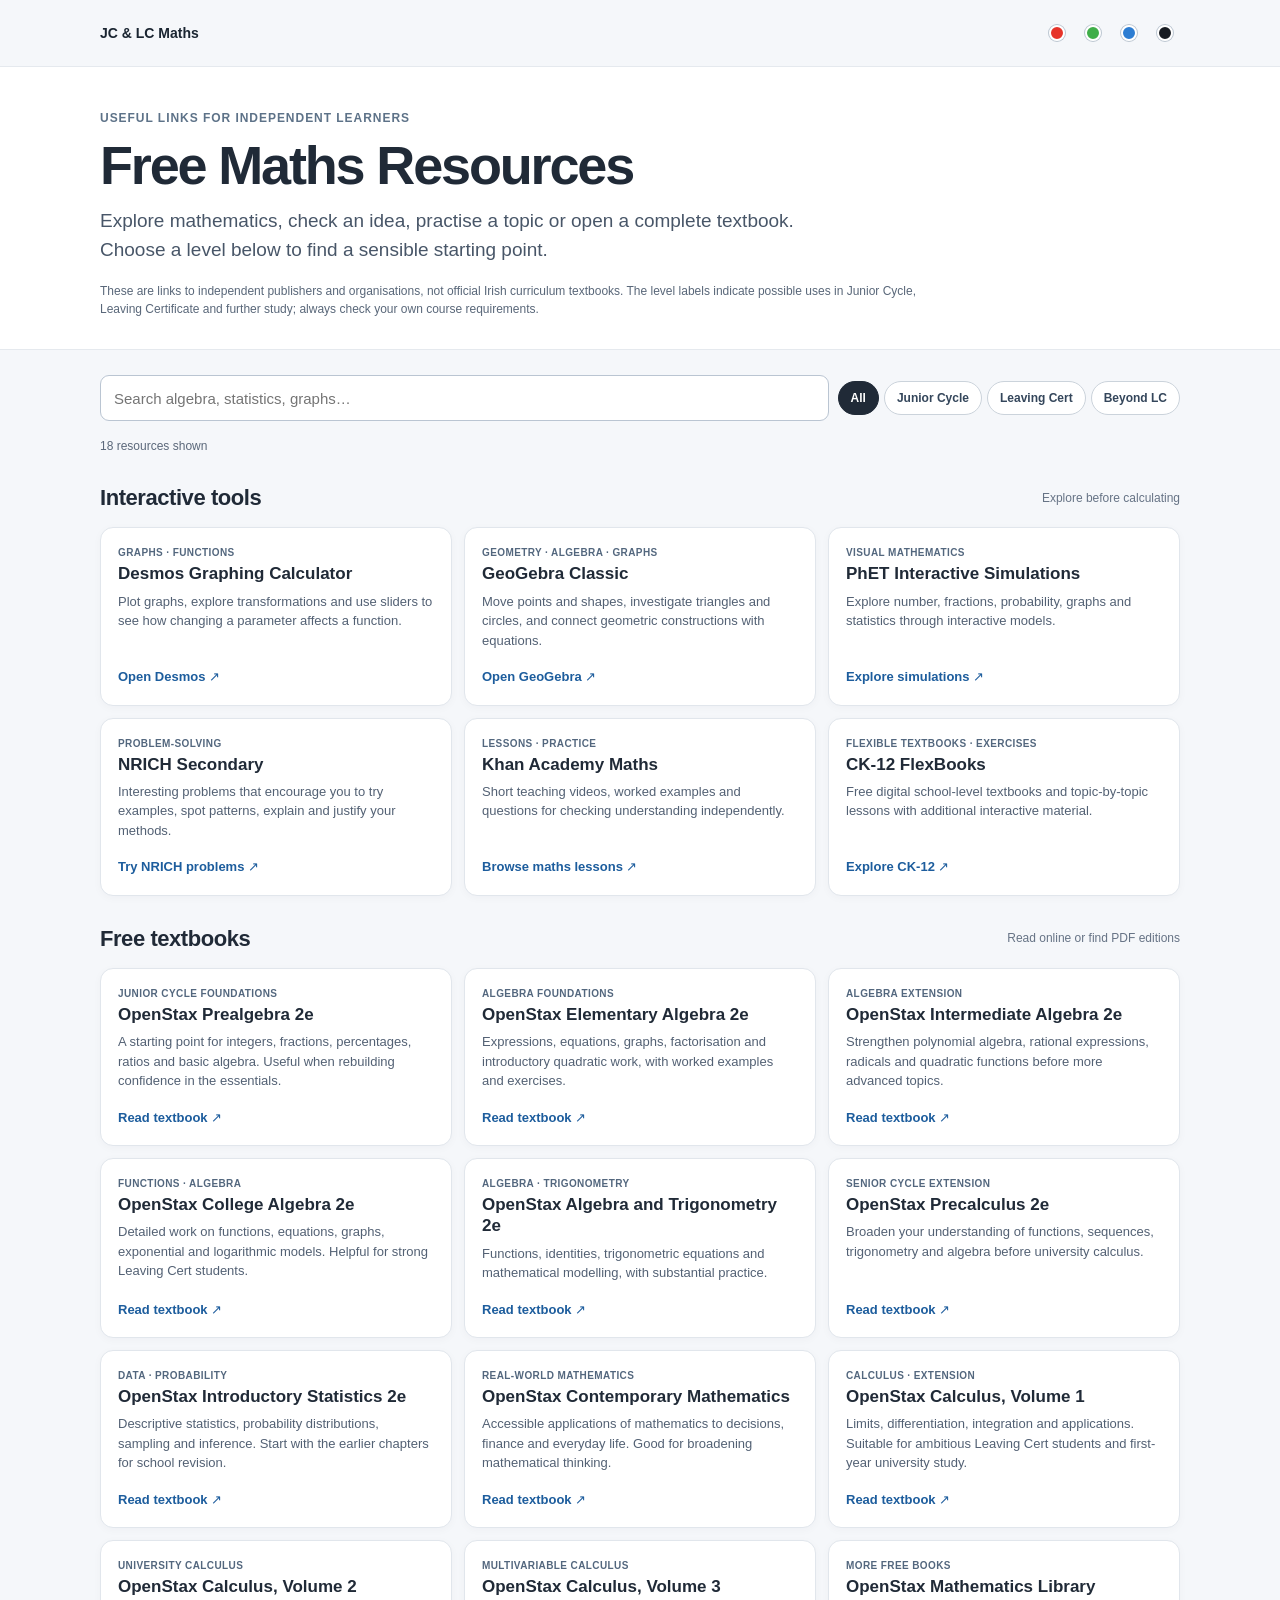
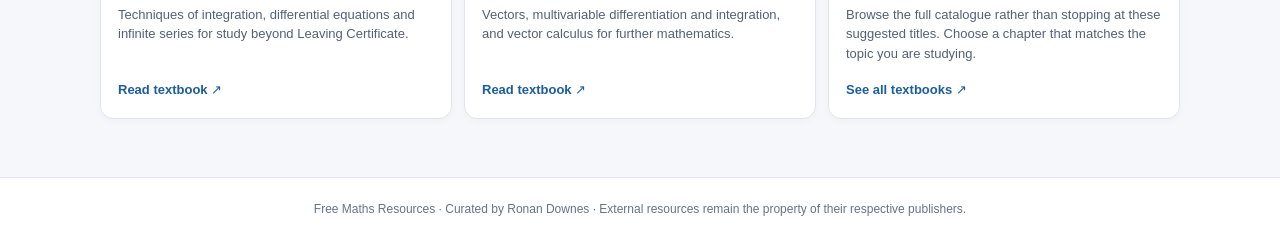
<file: resources/index.html>
<!doctype html>
<html lang="en-IE">
<head>
<meta charset="utf-8">
<meta name="viewport" content="width=device-width,initial-scale=1">
<meta name="description" content="Free mathematics textbooks, calculators and explorations for Junior Cycle, Leaving Certificate and independent study.">
<meta name="theme-color" content="#f8fafc">
<title>Free Maths Resources | Ronan Downes</title>
<link rel="icon" type="image/svg+xml" href="../favicon.svg">
<style>
:root{font-family:Arial,Helvetica,sans-serif;color:#202a37;background:#f5f7fa;font-synthesis:none}
*{box-sizing:border-box}
body{margin:0;line-height:1.5}
a{color:#1d5d9d}
a:focus-visible,button:focus-visible,input:focus-visible{outline:3px solid #2d7dd2;outline-offset:3px}
.sitebar{max-width:1120px;margin:auto;padding:17px 20px;display:flex;justify-content:space-between;align-items:center;gap:16px}
.brand{text-decoration:none;color:#1a2531;font-size:14px;font-weight:800}
.dots{display:flex;gap:5px;align-items:center;flex-wrap:nowrap}
.dots a{display:flex;align-items:center;justify-content:center;min-width:31px;min-height:32px;text-decoration:none;color:#414d5b}
.dots i{display:block;width:16px;height:16px;border-radius:50%;border:2px solid #fff;box-shadow:0 0 0 1px #bdc7d2}
.dots a[aria-current="page"] i{outline:3px solid #576575;outline-offset:2px}
.dots .red i{background:#e63329}.dots .green i{background:#3fae49}.dots .blue i{background:#2d7dd2}.dots .black i{background:#181c22}
.hero{background:#fff;border-block:1px solid #e5e9ee}
.hero-inner{max-width:1120px;margin:auto;padding:42px 20px 31px}
.eyebrow{font-size:12px;letter-spacing:.08em;text-transform:uppercase;color:#5d7288;font-weight:800;margin:0 0 8px}
h1{font-size:clamp(31px,5vw,54px);letter-spacing:-.04em;line-height:1.12;margin:0 0 12px}
.lead{font-size:clamp(15px,1.7vw,19px);color:#485668;max-width:760px;margin:0 0 18px}
.disclaimer{font-size:12px;color:#596779;max-width:850px;margin:0}
.main{max-width:1120px;margin:0 auto;padding:25px 20px 58px}
.tools{display:flex;flex-wrap:wrap;align-items:center;gap:9px;margin-bottom:16px}
.search{flex:1 1 260px;min-height:46px;padding:10px 13px;border-radius:9px;border:1px solid #bac5d2;background:#fff;color:#14243a;font:500 15px Arial}
.filters{display:flex;gap:5px;flex-wrap:wrap}
.filters button{border:1px solid #cbd3db;border-radius:20px;background:#fff;color:#34465b;padding:9px 12px;font:700 12px Arial;cursor:pointer}
.filters button[aria-pressed="true"]{background:#202a37;color:white;border-color:#202a37}
.count{font-size:12px;color:#5b687a;margin:3px 0 23px}
.section-heading{display:flex;gap:10px;align-items:center;justify-content:space-between;margin:26px 0 13px}
.section-heading h2{font-size:22px;letter-spacing:-.02em;margin:0}
.section-heading span{font-size:12px;color:#667385}
.grid{display:grid;grid-template-columns:repeat(3,minmax(0,1fr));gap:12px}
.card{background:#fff;border:1px solid #e1e6ec;border-radius:13px;padding:17px 17px 14px;min-width:0;box-shadow:0 2px 9px #1d2c3c08;display:flex;flex-direction:column}
.card h3{font-size:17px;line-height:1.25;margin:3px 0 7px}
.card p{font-size:13px;color:#536174;margin:0 0 13px;flex:1}
.card a{display:inline-block;align-self:flex-start;text-decoration:none;font-weight:800;font-size:13px;padding:4px 0}
.card a:hover{text-decoration:underline}
.chip{font-size:10px;font-weight:800;letter-spacing:.04em;color:#53677e;text-transform:uppercase}
.card[hidden],section[hidden]{display:none!important}
.empty{padding:20px;background:#fff;border-radius:11px}
footer{border-top:1px solid #e1e6ee;background:#fff;padding:22px 20px;text-align:center;font-size:12px;color:#657386}
@media(max-width:820px){.grid{grid-template-columns:repeat(2,minmax(0,1fr))}}
@media(max-width:540px){.grid{grid-template-columns:1fr}.sitebar{padding:13px 14px}.dots a{min-width:43px;font-size:9px}.dots i{width:14px;height:14px}.hero-inner{padding:26px 16px}.main{padding:18px 14px 42px}}
@media print{body{background:white}.filters,.search,.dots{display:none!important}.grid{grid-template-columns:repeat(2,minmax(0,1fr))}.card{break-inside:avoid;box-shadow:none}a::after{content:" (" attr(href) ")";font-size:9px;font-weight:400}}
</style>
</head>
<body>
<header class="sitebar">
<a class="brand" href="https://ronandownes.github.io/maths/">JC &amp; LC Maths</a>
<nav class="dots" aria-label="Quick links: A Apps, B Book, C Calculator, D Desmos">
<a class="red" href="https://ronandownes.github.io/maths/" title="A · Apps" aria-label="A — Apps"><i aria-hidden="true"></i></a>
<a class="green" href="https://ronandownes.github.io/book/" title="B · Maths Book" aria-label="B — Maths Book"><i aria-hidden="true"></i></a>
<a class="blue" href="../" title="C · Calculator" aria-label="C — Calculator"><i aria-hidden="true"></i></a>
<a class="black" href="https://www.desmos.com/calculator" target="_blank" rel="noopener noreferrer" title="D · Desmos" aria-label="D — Desmos"><i aria-hidden="true"></i></a>
</nav>
</header>
<section class="hero"><div class="hero-inner">
<p class="eyebrow">Useful links for independent learners</p>
<h1>Free Maths Resources</h1>
<p class="lead">Explore mathematics, check an idea, practise a topic or open a complete textbook. Choose a level below to find a sensible starting point.</p>
<p class="disclaimer">These are links to independent publishers and organisations, not official Irish curriculum textbooks. The level labels indicate possible uses in Junior Cycle, Leaving Certificate and further study; always check your own course requirements.</p>
</div></section>
<main class="main" id="main">
<div class="tools">
<label for="search" class="sr-only" style="position:absolute;left:-9999px">Search resources</label>
<input class="search" id="search" type="search" placeholder="Search algebra, statistics, graphs…" autocomplete="off">
<div class="filters" role="group" aria-label="Filter by study level">
<button type="button" data-level="all" aria-pressed="true">All</button>
<button type="button" data-level="jc" aria-pressed="false">Junior Cycle</button>
<button type="button" data-level="lc" aria-pressed="false">Leaving Cert</button>
<button type="button" data-level="advanced" aria-pressed="false">Beyond LC</button>
</div>
</div>
<p class="count" id="count" aria-live="polite"></p>
<section class="resources-section" aria-labelledby="interactive">
<div class="section-heading"><h2 id="interactive">Interactive tools</h2><span>Explore before calculating</span></div>
<div class="grid">
<article class="card" data-levels="jc lc advanced"><span class="chip">Graphs · Functions</span><h3>Desmos Graphing Calculator</h3><p>Plot graphs, explore transformations and use sliders to see how changing a parameter affects a function.</p><a href="https://www.desmos.com/calculator" target="_blank" rel="noopener noreferrer">Open Desmos ↗</a></article>
<article class="card" data-levels="jc lc advanced"><span class="chip">Geometry · Algebra · Graphs</span><h3>GeoGebra Classic</h3><p>Move points and shapes, investigate triangles and circles, and connect geometric constructions with equations.</p><a href="https://www.geogebra.org/classic" target="_blank" rel="noopener noreferrer">Open GeoGebra ↗</a></article>
<article class="card" data-levels="jc lc"><span class="chip">Visual mathematics</span><h3>PhET Interactive Simulations</h3><p>Explore number, fractions, probability, graphs and statistics through interactive models.</p><a href="https://phet.colorado.edu/en/simulations/filter?subjects=math-and-statistics&type=html" target="_blank" rel="noopener noreferrer">Explore simulations ↗</a></article>
<article class="card" data-levels="jc lc advanced"><span class="chip">Problem-solving</span><h3>NRICH Secondary</h3><p>Interesting problems that encourage you to try examples, spot patterns, explain and justify your methods.</p><a href="https://nrich.maths.org/students/secondary" target="_blank" rel="noopener noreferrer">Try NRICH problems ↗</a></article>
<article class="card" data-levels="jc lc"><span class="chip">Lessons · Practice</span><h3>Khan Academy Maths</h3><p>Short teaching videos, worked examples and questions for checking understanding independently.</p><a href="https://www.khanacademy.org/math" target="_blank" rel="noopener noreferrer">Browse maths lessons ↗</a></article>
<article class="card" data-levels="jc lc"><span class="chip">Flexible textbooks · Exercises</span><h3>CK-12 FlexBooks</h3><p>Free digital school-level textbooks and topic-by-topic lessons with additional interactive material.</p><a href="https://www.ck12.org/student/" target="_blank" rel="noopener noreferrer">Explore CK-12 ↗</a></article>
</div>
</section>
<section class="resources-section" aria-labelledby="books">
<div class="section-heading"><h2 id="books">Free textbooks</h2><span>Read online or find PDF editions</span></div>
<div class="grid">
<article class="card" data-levels="jc"><span class="chip">Junior Cycle foundations</span><h3>OpenStax Prealgebra 2e</h3><p>A starting point for integers, fractions, percentages, ratios and basic algebra. Useful when rebuilding confidence in the essentials.</p><a href="https://openstax.org/details/books/prealgebra-2e" target="_blank" rel="noopener noreferrer">Read textbook ↗</a></article>
<article class="card" data-levels="jc lc"><span class="chip">Algebra foundations</span><h3>OpenStax Elementary Algebra 2e</h3><p>Expressions, equations, graphs, factorisation and introductory quadratic work, with worked examples and exercises.</p><a href="https://openstax.org/details/books/elementary-algebra-2e" target="_blank" rel="noopener noreferrer">Read textbook ↗</a></article>
<article class="card" data-levels="jc lc"><span class="chip">Algebra extension</span><h3>OpenStax Intermediate Algebra 2e</h3><p>Strengthen polynomial algebra, rational expressions, radicals and quadratic functions before more advanced topics.</p><a href="https://openstax.org/details/books/intermediate-algebra-2e" target="_blank" rel="noopener noreferrer">Read textbook ↗</a></article>
<article class="card" data-levels="lc advanced"><span class="chip">Functions · Algebra</span><h3>OpenStax College Algebra 2e</h3><p>Detailed work on functions, equations, graphs, exponential and logarithmic models. Helpful for strong Leaving Cert students.</p><a href="https://openstax.org/details/books/college-algebra-2e" target="_blank" rel="noopener noreferrer">Read textbook ↗</a></article>
<article class="card" data-levels="lc advanced"><span class="chip">Algebra · Trigonometry</span><h3>OpenStax Algebra and Trigonometry 2e</h3><p>Functions, identities, trigonometric equations and mathematical modelling, with substantial practice.</p><a href="https://openstax.org/details/books/algebra-and-trigonometry-2e" target="_blank" rel="noopener noreferrer">Read textbook ↗</a></article>
<article class="card" data-levels="lc advanced"><span class="chip">Senior Cycle extension</span><h3>OpenStax Precalculus 2e</h3><p>Broaden your understanding of functions, sequences, trigonometry and algebra before university calculus.</p><a href="https://openstax.org/details/books/precalculus-2e" target="_blank" rel="noopener noreferrer">Read textbook ↗</a></article>
<article class="card" data-levels="lc advanced"><span class="chip">Data · Probability</span><h3>OpenStax Introductory Statistics 2e</h3><p>Descriptive statistics, probability distributions, sampling and inference. Start with the earlier chapters for school revision.</p><a href="https://openstax.org/details/books/introductory-statistics-2e" target="_blank" rel="noopener noreferrer">Read textbook ↗</a></article>
<article class="card" data-levels="lc advanced"><span class="chip">Real-world mathematics</span><h3>OpenStax Contemporary Mathematics</h3><p>Accessible applications of mathematics to decisions, finance and everyday life. Good for broadening mathematical thinking.</p><a href="https://openstax.org/details/books/contemporary-mathematics" target="_blank" rel="noopener noreferrer">Read textbook ↗</a></article>
<article class="card" data-levels="lc advanced"><span class="chip">Calculus · Extension</span><h3>OpenStax Calculus, Volume 1</h3><p>Limits, differentiation, integration and applications. Suitable for ambitious Leaving Cert students and first-year university study.</p><a href="https://openstax.org/details/books/calculus-volume-1" target="_blank" rel="noopener noreferrer">Read textbook ↗</a></article>
<article class="card" data-levels="advanced"><span class="chip">University calculus</span><h3>OpenStax Calculus, Volume 2</h3><p>Techniques of integration, differential equations and infinite series for study beyond Leaving Certificate.</p><a href="https://openstax.org/details/books/calculus-volume-2" target="_blank" rel="noopener noreferrer">Read textbook ↗</a></article>
<article class="card" data-levels="advanced"><span class="chip">Multivariable calculus</span><h3>OpenStax Calculus, Volume 3</h3><p>Vectors, multivariable differentiation and integration, and vector calculus for further mathematics.</p><a href="https://openstax.org/details/books/calculus-volume-3" target="_blank" rel="noopener noreferrer">Read textbook ↗</a></article>
<article class="card" data-levels="jc lc advanced"><span class="chip">More free books</span><h3>OpenStax Mathematics Library</h3><p>Browse the full catalogue rather than stopping at these suggested titles. Choose a chapter that matches the topic you are studying.</p><a href="https://openstax.org/k12/math" target="_blank" rel="noopener noreferrer">See all textbooks ↗</a></article>
</div>
</section>
<p class="empty" id="empty" hidden>No resources matched. Try a different topic or level.</p>
</main>
<footer>Free Maths Resources · Curated by Ronan Downes · External resources remain the property of their respective publishers.</footer>
<script>
(()=>{
  "use strict";
  const cards=[...document.querySelectorAll(".card")];
  const filters=[...document.querySelectorAll(".filters button")];
  const sections=[...document.querySelectorAll(".resources-section")];
  const search=document.getElementById("search");
  const count=document.getElementById("count");
  const empty=document.getElementById("empty");
  let level="all";
  function update(){
    const query=search.value.toLocaleLowerCase("en").trim();
    let visible=0;
    for(const card of cards){
      const matchesLevel=level==="all"||card.dataset.levels.split(" ").includes(level);
      const matchesText=!query||card.textContent.toLocaleLowerCase("en").includes(query);
      card.hidden=!(matchesLevel&&matchesText);
      if(!card.hidden)visible++;
    }
    for(const section of sections)
      section.hidden=![...section.querySelectorAll(".card")].some(card=>!card.hidden);
    count.textContent=visible+" resources shown";
    empty.hidden=visible!==0;
  }
  for(const button of filters)button.addEventListener("click",()=>{
    level=button.dataset.level;
    for(const other of filters)other.setAttribute("aria-pressed",String(other===button));
    update();
  });
  search.addEventListener("input",update);
  update();
})();
</script>
</body>
</html>
</file>
<file: day-theme.css>
/* Four-dot calculator: pale, quiet day theme. No commercial branding. */
:root { --ink:#171b21; --four-red:#e63329; --four-blue:#2d7dd2; --amber:#ffae39; }
body.light {
  background:#f7f9fc!important;
  color:var(--ink)!important;
  padding:9px 10px 30px!important;
}
.layout{max-width:800px!important;margin:auto!important;gap:0!important}
body.light .calculator {
  width:min(100%,660px)!important;
  background:#f2f4f8!important;
  border:2px solid #e1e4eb!important;
  border-radius:41px!important;
  padding:15px 24px 22px!important;
  box-shadow:0 8px 23px #64748b25,inset 0 2px 2px #fff!important;
  color:var(--ink)!important;
}
.calculator .brand{height:31px!important;display:flex!important;justify-content:flex-end!important;align-items:center!important;margin:0 6px 10px!important;}
.calculator .brand svg{width:136px!important;height:26px!important;display:block!important;flex:none!important}
body.light .calculator .screenframe{
  background:#ced2d9!important;
  border:2px solid #b9bec8!important;
  border-radius:27px!important;
  padding:11px!important;
  margin:0 0 17px!important;
  box-shadow:inset 0 2px 3px #0000000b!important;
}
body.light .calculator .screen{
  height:195px!important;
  padding:12px 20px 12px!important;
  border:1px solid #b9c5b8!important;
  border-radius:17px!important;
  background:#dce9dd!important;
  color:#111820!important;
  box-shadow:inset 0 1px 4px #4b665815!important;
}
body.light .screen .status,body.light .screen .expression,body.light .screen .result{color:#111820!important;}
body.light .calculator .status{font:700 17px/1.2 Georgia,serif!important;min-height:22px!important;}
body.light .calculator .expression{
  font-family:Georgia,'Times New Roman',serif!important;
  font-size:32px!important;line-height:1.23!important;text-align:left!important;font-weight:500!important;
}
body.light .calculator .result{
  font-family:Georgia,'Times New Roman',serif!important;font-size:38px!important;font-weight:600!important;
}
body.light .calculator .top,body.light .calculator .keys{
  background:#f8fafc!important;border:0!important;border-left:1px solid #e5e8ee!important;border-right:1px solid #e5e8ee!important;
}
body.light .calculator .top{padding:12px 13px 7px!important;margin:0!important;border-top:1px solid #e5e8ee!important;border-radius:17px 17px 0 0!important}
body.light .calculator .keys{padding:4px 13px 15px!important;border-bottom:1px solid #e5e8ee!important;border-radius:0 0 17px 17px!important;row-gap:1px!important;column-gap:8px!important}
body.light .calculator .roundgroup .keylabel{
  color:#333944!important;font-size:12px!important;font-weight:750!important;
  min-height:16px!important;
}
body.light .calculator .roundgroup:first-child .keylabel{color:#156abb!important}
body.light .calculator .roundgroup.alpha .keylabel{color:#e63329!important}
body.light .calculator .roundgroup>button{
  background:linear-gradient(#fff,#f8f9fb)!important;
  border:2px solid #d5d9e0!important;border-radius:50%!important;
  box-shadow:0 3px 5px #1f29371d,inset 0 2px 1px white!important;
}
body.light .calculator #shift.active{background:#e3f0ff!important;border-color:#2d7dd2!important}
body.light .calculator #alpha.active{background:#ffedea!important;border-color:#e63329!important}
body.light .calculator .nav{
  background:#f4f6fa!important;border:7px solid #e4e7ed!important;border-radius:49%!important;
  box-shadow:0 2px 4px #00000012!important;
}
body.light .calculator .nav button{
  color:#2e333a!important;background:#f0f2f6!important;border:1px solid #d8dce4!important;
}
body.light #keys .keyname{
  background:linear-gradient(180deg,#fff 0%,#fbfbfd 100%)!important;
  color:#14181c!important;
  border:1.4px solid #d7dce3!important;
  border-radius:10px!important;
  box-shadow:0 2px 2px #1a243022,0 0 0 1px #ffffff9c inset!important;
  font-weight:760!important;
}
body.light #keys button.number .keyname{font-size:34px!important}
body.light #keys .upper{
  color:#c69a00!important;font-size:13px!important;font-weight:800!important;
}
body.light #keys .alpha-legend,
body.light #keys .upper.alphas{color:#e63329!important}
body.light #keys button[data-alpha].alpha-ready .keyname{
  color:#14181c!important;outline:2px solid #e63329!important;outline-offset:-2px;
}
body.light #keys button[data-key="DEL"] .keyname,
body.light #keys button[data-key="AC"] .keyname {
  background:linear-gradient(#ffc76a,#ffa52a)!important;
  color:#18130b!important;border-color:#f2a328!important;
  box-shadow:0 2px 2px #cc8f3580!important;
}
body.light #keys button:active .keyname{background:#edf1f6!important;transform:translateY(1px)}
body.light #keys button[data-key="DEL"]:active .keyname,
body.light #keys button[data-key="AC"]:active .keyname {background:#ffd48c!important}
#keys .keyname math[aria-label="Square root"]{
  font-family:"Cambria Math","STIX Two Math","DejaVu Math TeX Gyre",serif;
  font-size:30px!important;line-height:1!important;
  font-style:normal!important;
}
#keys .keyname math mtext{font-size:0.65em}
.calculator .theme-switch{
  position:static!important;width:max-content!important;margin:15px auto 0!important;
  padding:0!important;border:0!important;background:transparent!important;
  box-shadow:none!important;max-width:none!important;z-index:auto!important;
  display:flex!important;gap:3px!important;
}
.calculator .theme-switch button{
  font-size:12px!important;font-weight:700!important;
  padding:5px 13px!important;min-width:65px!important;min-height:28px!important;
  border-radius:15px!important;box-shadow:none!important;
}
body.light .calculator .theme-switch button{
  background:#fff!important;color:#6b7280!important;border:1px solid #dfe3e9!important;
}
body.light .calculator .theme-switch button[aria-pressed="true"]{
  background:#dde6f3!important;color:#1c344f!important;border-color:#c9d5e7!important;
}
body:not(.light) .calculator .theme-switch button{background:#383838!important;color:white!important}
body:not(.light) .calculator .theme-switch button[aria-pressed="true"]{background:#ffbe3f!important;color:#171717!important}
.screen.lcd-menu-mode{justify-content:flex-start!important;}
.screen.lcd-menu-mode>.status,.screen.lcd-menu-mode>.expression,.screen.lcd-menu-mode>.result{display:none!important}
.lcd-menu{width:100%;color:#182018;font-family:'Courier New',Consolas,monospace;font-weight:700;font-size:clamp(17px,2.75vw,27px);line-height:1.35;white-space:nowrap;}
.lcd-menu button{
  color:inherit;background:transparent;border:0;display:block;text-align:left;
  padding:0 3px;font:inherit;cursor:pointer;max-width:100%;
}
.lcd-menu button:hover,.lcd-menu button:focus-visible{outline:2px dashed #577559;outline-offset:1px;background:#c8dacb}
.lcd-menu .angle-grid{display:grid;grid-template-columns:1fr 1fr;gap:0 14px;max-width:92%;}
.lcd-menu .angle-grid button:nth-child(3){grid-column:1}
.lcd-menu .angle-mark{position:absolute;top:7px;right:19%;font-size:16px}
.screen.lcd-menu-mode{position:relative}
@media(max-width:700px){
  body.light{padding:3px 4px 18px!important;}
  body.light .calculator{padding:8px 8px 14px!important;border-radius:24px!important;}
  .calculator .brand{margin:0 5px 7px!important}
  .calculator .brand svg{width:118px!important;height:23px!important}
  body.light .calculator .screenframe{padding:7px!important;margin-bottom:10px!important;}
  body.light .calculator .screen{height:150px!important;padding:9px 11px!important;}
  body.light .calculator .expression{font-size:26px!important}
  body.light .calculator .result{font-size:31px!important}
  body.light .calculator .top{padding:8px 4px 3px!important;gap:3px!important}
  body.light .calculator .keys{padding:2px 5px 10px!important;column-gap:4px!important}
  body.light .calculator .roundgroup .keylabel{font-size:9px!important}
  body.light .calculator .roundgroup>button{width:36px!important;height:36px!important}
  body.light .calculator .nav{height:66px!important;border-width:5px!important}
  body.light #keys button.number .keyname{font-size:27px!important}
  body.light #keys .upper,body.light #keys .alpha-legend{font-size:9px!important}
  #keys .keyname math[aria-label="Square root"]{font-size:24px!important}
  .lcd-menu{font-size:clamp(15px,4.1vw,23px);}
}

/* Editable MathML expressions: real fraction rules and radical vincula. */
#keys button[data-key="frac"] .keyname math,
#keys button[data-key="sqrt"] .keyname math{
  display:inline-block;
  font-family:"Cambria Math","STIX Two Math","Latin Modern Math",serif;
  font-style:normal!important;
  line-height:1!important;
  font-weight:500!important;
  color:inherit!important;
}
#keys button[data-key="frac"] .keyname math{font-size:27px!important}
#keys button[data-key="sqrt"] .keyname math{font-size:29px!important}
#keys button[data-key="sqrt"] .upper{
  overflow:visible!important;
  display:flex!important;
  justify-content:center!important;
  align-items:center!important;
}
#keys button[data-key="sqrt"] .upper math{
  color:inherit!important;font-size:15px!important;
  line-height:1!important;
  font-weight:500!important;
}
#keys .keyname math mtext{font-size:0.54em!important}
#keys button[data-key="sqrt"] .upper math mtext{font-size:0.7em!important}
.calculator .expression.typeset-expression{
  min-height:49px!important;
  text-align:left!important;
  display:flex!important;
  align-items:flex-start!important;
  overflow-x:auto!important;
  overflow-y:hidden!important;
  white-space:nowrap!important;
  overflow-wrap:normal!important;
  scrollbar-width:thin;
}
.calculator .expression.typeset-expression math{
  font-family:"Cambria Math","STIX Two Math","Latin Modern Math",serif;
  font-size:34px!important;
  color:inherit!important;
  white-space:nowrap!important;
  min-height:40px;
}
.calculator .expression .template-slot{
  cursor:text;
  padding-inline:2px;
  border-radius:3px;
}
.calculator .expression .template-active{
  background:#d6e9fa!important;
  box-shadow:0 2px 0 #2d7dd2!important;
}
.calculator .expression .template-placeholder{
  color:#5c6674!important;
  font-size:0.8em!important;
}
.calculator .result math{
  font-family:"Cambria Math","STIX Two Math","Latin Modern Math",serif;
  font-size:34px!important;
  color:inherit!important;
}
body:not(.light) .calculator .expression .template-active{
  background:#acbdaa!important;box-shadow:0 2px 0 #718d6a!important;
}
@media(max-width:700px){
  #keys button[data-key="frac"] .keyname math{font-size:21px!important}
  #keys button[data-key="sqrt"] .keyname math{font-size:22px!important}
  #keys button[data-key="sqrt"] .upper math{font-size:12px!important}
  .calculator .expression.typeset-expression math{font-size:26px!important}
  .calculator .result math{font-size:27px!important}
}

/* Crisp vector key legends: full-size radical stroke and unobscured bar. */
#keys button[data-key="sqrt"] .keyname svg.root-key-icon{
  display:block!important;
  width:44px!important;
  height:32px!important;
  flex:none;
  overflow:visible;
  stroke-linecap:square;
}
#keys button[data-key="sqrt"] .upper svg.cube-key-icon{
  display:block!important;
  width:35px!important;
  height:21px!important;
  transform:translateY(-6px);
  overflow:visible!important;
}
#keys button[data-key="sqrt"] .upper{
  overflow:visible!important;
  display:flex!important;
  align-items:center!important;
  justify-content:center!important;
}
@media(max-width:700px){
  #keys button[data-key="sqrt"] .keyname svg.root-key-icon{
    width:35px!important;
    height:27px!important;
  }
  #keys button[data-key="sqrt"] .upper svg.cube-key-icon{
    width:29px!important;
    height:17px!important;
    transform:translateY(-4px);
  }
}

/* SHIFT overlays: parallel to ALPHA's red outlines, but amber/orange. */
#keys button.shift-ready .keyname,
body.light #keys button.shift-ready .keyname,
body:not(.light) #keys button.shift-ready .keyname {
  outline:2.5px solid #f0a626!important;
  outline-offset:-2px!important;
  box-shadow:0 0 0 1px #f9bd64,0 2px 3px #0001!important;
}
#keys button.shift-ready .upper{
  color:#c78c00!important;
}
body:not(.light) #keys button.shift-ready .upper{
  color:#ffd36b!important;
}

/* Reference-key finish: 2×2 Maths mark, large fraction, proper root legends. */
.calculator .brand{
  height:40px!important;
  display:flex!important;
  justify-content:flex-end!important;
  align-items:center!important;
  margin:0 6px 8px!important;
}
.calculator .brand .four-dot-mark{
  width:38px!important;
  height:38px!important;
  display:block!important;
  flex:none!important;
  background:#fff!important;
  border:1px solid #e3e6ed!important;
  border-radius:9px!important;
  padding:2px!important;
  object-fit:contain!important;
}
body:not(.light) .calculator .brand .four-dot-mark{
  background:#f1f2f4!important;
  border-color:#858d96!important;
}
#keys button[data-key="frac"] .keyname svg.fraction-key-icon{
  display:block!important;
  width:43px!important;
  height:37px!important;
  max-width:95%!important;
  flex:none;
  overflow:visible!important;
  color:inherit!important;
}
#keys button[data-key="frac"] .upper svg.mixed-fraction-key-icon,
#keys button[data-key="^"] .upper svg.nth-root-key-icon {
  display:block!important;
  width:35px!important;
  height:21px!important;
  max-width:100%;
  color:inherit!important;
  transform:translateY(-5px);
  overflow:visible!important;
}
#keys button[data-key="frac"] .upper,
#keys button[data-key="^"] .upper {
  display:flex!important;
  justify-content:center!important;
  align-items:center!important;
  overflow:visible!important;
}
#keys button[data-key="frac"] .keyname {
  min-height:45px!important;
}
/* ALPHA always outlines variable keys in red, regardless of day/night.
   SHIFT retains the separately requested amber outline. */
body.light #keys button.alpha-ready .keyname,
body:not(.light) #keys button.alpha-ready .keyname{
  outline:3px solid #ed5264!important;
  outline-offset:-2px!important;
  box-shadow:0 0 0 1px #ef7d89,0 2px 2px #0002!important;
}
body:not(.light) #keys button.alpha-ready .keyname {
  color:#fff!important;
}
body.light #keys button.alpha-ready .keyname {
  color:#14181c!important;
}
/* Blue distinguishes SHIFT lettering without changing its orange key outline. */
body.light .calculator .top .roundgroup:first-child .keylabel {
  color:#216bb6!important;
}
body:not(.light) .calculator .top .roundgroup:first-child .keylabel {
  color:#79baff!important;
}
body:not(.light) #keys button.shift-ready .keyname {
  outline:3px solid #ffb33e!important;
  outline-offset:-2px!important;
}
@media(max-width:700px) {
  .calculator .brand{height:34px!important;margin:0 6px 6px!important}
  .calculator .brand .four-dot-mark{width:32px!important;height:32px!important}
  #keys button[data-key="frac"] .keyname svg.fraction-key-icon{
    width:34px!important;
    height:31px!important;
  }
  #keys button[data-key="frac"] .upper svg.mixed-fraction-key-icon,
  #keys button[data-key="^"] .upper svg.nth-root-key-icon {
    width:29px!important;
    height:18px!important;
    transform:translateY(-3px);
  }
  #keys button[data-key="frac"] .keyname{min-height:36px!important}
}

/* LCD expression weight: stronger input glyphs, not heavier answers or buttons. */
.calculator .expression,
body.light .calculator .expression,
body:not(.light) .calculator .expression {
  font-weight:750!important;
  -webkit-font-smoothing:auto;
}
.calculator .expression.typeset-expression math,
body.light .calculator .expression.typeset-expression math,
body:not(.light) .calculator .expression.typeset-expression math {
  font-weight:700!important;
}
.calculator .expression.typeset-expression math mn,
.calculator .expression.typeset-expression math mi,
.calculator .expression.typeset-expression math mo,
.calculator .expression.typeset-expression math mtext {
  font-weight:700!important;
}

/* LCD legibility: adaptive expression scale, no clipping of long formulae. */
.calculator .expression,
body.light .calculator .expression,
body:not(.light) .calculator .expression {
  width:100%!important;
  min-width:0!important;
  font-size:var(--lcd-expression-size, 56px)!important;
  line-height:1.12!important;
  white-space:nowrap!important;
  overflow-wrap:normal!important;
  overflow-x:auto!important;
  overflow-y:hidden!important;
  scrollbar-width:thin;
}
.calculator .expression.typeset-expression,
body.light .calculator .expression.typeset-expression,
body:not(.light) .calculator .expression.typeset-expression {
  align-items:center!important;
  min-width:0!important;
  max-width:100%!important;
  overflow-x:auto!important;
  overflow-y:hidden!important;
}
.calculator .expression.typeset-expression math,
body.light .calculator .expression.typeset-expression math,
body:not(.light) .calculator .expression.typeset-expression math {
  flex:none!important;
  font-size:var(--lcd-expression-size, 56px)!important;
  line-height:1.08!important;
  white-space:nowrap!important;
  max-width:none!important;
}
@media(max-width:700px) {
  .calculator .expression,
  body.light .calculator .expression,
  body:not(.light) .calculator .expression,
  .calculator .expression.typeset-expression math,
  body.light .calculator .expression.typeset-expression math,
  body:not(.light) .calculator .expression.typeset-expression math {
    font-size:var(--lcd-expression-size, 48px)!important;
  }
}

/* Compact inline four-dot mark. Bookmark favicon stays as the 2×2 original. */
.calculator .brand,
body.light .calculator .brand,
body:not(.light) .calculator .brand{
  height:20px!important;
  min-height:20px!important;
  margin:0 6px 4px!important;
  padding:0!important;
  justify-content:flex-end!important;
}
.calculator .brand svg.four-dot-inline,
body.light .calculator .brand svg.four-dot-inline,
body:not(.light) .calculator .brand svg.four-dot-inline{
  display:block!important;
  width:72px!important;
  height:16px!important;
  min-width:72px!important;
  max-width:72px!important;
  flex:none!important;
  border:0!important;
  background:transparent!important;
}


/* Four-dot identity: blue second functions, red ALPHA registers.
   This rule comes last deliberately, replacing legacy amber SHIFT styles. */
:root{
  --four-blue:#2D7DD2;
  --four-red:#E63329;
  --shift-label:#2D7DD2;
  --secondary-ink:#2D7DD2;
  --alpha-label:#E63329;
  --alpha-ink:#E63329;
}
body:not(.light) {
  --shift-label:#82BFFF;
  --secondary-ink:#82BFFF;
  --alpha-label:#FF7770;
  --alpha-ink:#FF7770;
}
body.light #keys button .upper,
body.light #keys button.shift-ready .upper,
body.light #keys button[data-alpha] .upper{
  color:#2D7DD2!important;
}
body:not(.light) #keys button .upper,
body:not(.light) #keys button.shift-ready .upper,
body:not(.light) #keys button[data-alpha] .upper{
  color:#82BFFF!important;
}
body.light #keys button .upper svg,
body:not(.light) #keys button .upper svg{
  color:inherit!important;
}
body.light #keys button .alpha-legend,
body.light #keys button .upper.alphas,
body.light .calculator .roundgroup.alpha .keylabel{
  color:#E63329!important;
}
body:not(.light) #keys button .alpha-legend,
body:not(.light) #keys button .upper.alphas,
body:not(.light) .calculator .roundgroup.alpha .keylabel{
  color:#FF7770!important;
}
body.light .calculator .top .roundgroup:first-child .keylabel{
  color:#2D7DD2!important;
}
body:not(.light) .calculator .top .roundgroup:first-child .keylabel{
  color:#82BFFF!important;
}
body.light .calculator #shift.active{
  background:#E4F1FF!important;
  border-color:#2D7DD2!important;
}
body:not(.light) .calculator #shift.active{
  background:#37689C!important;
  border-color:#82BFFF!important;
}
body.light #keys button.shift-ready .keyname{
  outline:3px solid #2D7DD2!important;
  outline-offset:-2px!important;
  box-shadow:0 0 0 1px #83B7ED,0 2px 3px #0001!important;
}
body:not(.light) #keys button.shift-ready .keyname{
  outline:3px solid #82BFFF!important;
  outline-offset:-2px!important;
  box-shadow:0 0 0 1px #4E84BB,0 2px 3px #0002!important;
}
/* Real raised superscripts for second-function legends:
   10^x, e^x, sin^-1, cos^-1, tan^-1. */
#keys button[data-key="log"] .upper,
#keys button[data-key="ln"] .upper,
#keys button[data-key="sin"] .upper,
#keys button[data-key="cos"] .upper,
#keys button[data-key="tan"] .upper{
  display:flex!important;
  align-items:center!important;
  justify-content:flex-start!important;
  overflow:visible!important;
  white-space:nowrap!important;
  height:19px!important;
  top:-1px!important;
  padding:0 1px!important;
  z-index:1;
}
#keys button[data-key="log"],
#keys button[data-key="ln"],
#keys button[data-key="sin"],
#keys button[data-key="cos"],
#keys button[data-key="tan"]{
  padding-top:21px!important;
}
#keys .shift-notation{
  display:inline-flex;
  align-items:baseline;
  white-space:nowrap;
  font-family:Arial,Helvetica,sans-serif;
  font-size:16px!important;
  line-height:1!important;
  font-weight:850!important;
  letter-spacing:-.15px;
  color:inherit!important;
}
#keys .shift-notation sup{
  position:relative;
  top:-.50em;
  vertical-align:baseline;
  font-size:.84em!important;
  line-height:1!important;
  font-weight:850!important;
  margin-left:.06em;
  color:inherit!important;
}
#keys .shift-notation .power-base{
  font-size:1em;
  line-height:1;
}
#keys .shift-notation .power-base.italic{
  font-style:italic;
}
@media(max-width:700px){
  #keys button[data-key="log"],
  #keys button[data-key="ln"],
  #keys button[data-key="sin"],
  #keys button[data-key="cos"],
  #keys button[data-key="tan"]{padding-top:19px!important;}
  #keys .shift-notation{font-size:clamp(11px,3vw,15px)!important;}
  #keys .shift-notation sup{font-size:.82em!important;top:-.48em;}
  #keys button[data-key="sin"] .upper,
  #keys button[data-key="cos"] .upper,
  #keys button[data-key="tan"] .upper{
    padding-left:0!important;
  }
}


/* Main scientific emulator: restore the familiar rectangular key faces.
   The separate menu-driven emulator retains its own controls. */
#keys .spanrow > button .keyname,
#keys .spanrow.five > button .keyname,
body.light #keys button .keyname,
body:not(.light) #keys button .keyname{
  aspect-ratio:auto!important;
  width:100%!important;
  height:43px!important;
  min-height:43px!important;
  max-width:none!important;
  border-radius:8px!important;
  padding:3px 2px!important;
  overflow:visible!important;
}
#keys .spanrow.five > button .keyname{height:50px!important;min-height:50px!important}
#keys .spanrow.five > button[data-key="DEL"] .keyname,
#keys .spanrow.five > button[data-key="AC"] .keyname,
#keys .spanrow.five > button[data-key="="] .keyname{border-radius:8px!important}
#keys .spanrow > button,
#keys .spanrow.five > button,
#keys > button{padding-top:17px!important;padding-bottom:3px!important}
#keys .spanrow.five{gap:7px!important}
#keys .spanrow:not(.five){gap:7px!important}

/* Main keypad: traditional rectangular scientific keys. Round navigation retained. */
#keys .spanrow > button,
#keys .spanrow.five > button{
  display:block!important;
  width:100%!important;
  min-width:0!important;
  height:67px!important;
  padding:13px 0 4px!important;
  position:relative!important;
}
#keys .spanrow.five > button{height:78px!important}
#keys .spanrow{column-gap:8px!important;row-gap:4px!important}
#keys .spanrow.five{column-gap:8px!important;row-gap:3px!important}
#keys button .keyname,
body.light #keys button .keyname,
body:not(.light) #keys button .keyname{
  width:100%!important;
  max-width:none!important;
  min-height:43px!important;
  height:auto!important;
  aspect-ratio:auto!important;
  padding:3px 1px!important;
  border-radius:9px!important;
  overflow:visible!important;
  box-sizing:border-box!important;
}
#keys .spanrow.five > button .keyname{min-height:55px!important}
#keys button[data-key="DEL"] .keyname,
#keys button[data-key="AC"] .keyname{
  border-radius:14px!important;
}
#keys .spanrow.five button.number .keyname,
body.light #keys .spanrow.five button.number .keyname{
  font-size:clamp(23px,3.8vw,36px)!important;
}
#keys .spanrow button:not(.number) .keyname{font-size:clamp(14px,2.5vw,22px)}
#keys button[data-key="opt"] .keyname,
#keys button[data-key="logbase"] .keyname{font-size:clamp(12px,1.75vw,17px)!important}
#keys button .upper{top:0!important;height:14px!important;text-align:center!important}
#keys button .alpha-legend{top:0!important;right:1px!important}
.calculator .top .nav{
  width:min(100%,122px)!important;
  aspect-ratio:1/1!important;
  height:auto!important;
  justify-self:center!important;
  align-self:center!important;
  border-radius:50%!important;
}
/* Header: 2x2 four-dot mark at top left, options and Day/Night at top right. */
.calculator .calc-header{
  display:flex!important;
  align-items:center!important;
  justify-content:space-between!important;
  gap:8px!important;
  min-height:41px!important;
  margin:0 2px 8px!important;
}
.calculator .calc-header .brand{
  width:42px!important;height:42px!important;
  flex:none!important;
  display:flex!important;justify-content:flex-start!important;align-items:center!important;
  margin:0!important;
}
.calculator .calc-header .brand img{
  width:40px!important;height:40px!important;display:block!important;
  background:none;border:none;object-fit:contain;
}
.calculator .calc-heading{
  font:600 14px/1.2 Arial,Helvetica,sans-serif;
  color:#5b6674;
  flex:1;
  padding:0 2px;
  white-space:nowrap;
}
body:not(.light) .calculator .calc-heading{color:#e0e5ed}
.calculator .calc-toolbar{display:flex;gap:5px;align-items:center;justify-content:flex-end}
.calculator .calc-toolbar a,
.calculator .calc-toolbar button{
  appearance:none;
  display:inline-flex;justify-content:center;align-items:center;
  font-family:Arial,Helvetica,sans-serif;
  font-size:13px;font-weight:700;
  height:32px;min-width:32px;
  padding:2px 7px;
  background:#fff;border:1px solid #cfd6df;
  color:#26394b;border-radius:8px;
  text-decoration:none;cursor:pointer;
}
.calculator .calc-toolbar button:focus-visible,
.calculator .calc-toolbar a:focus-visible{outline:3px solid #2D7DD2;outline-offset:2px}
.calculator .calc-toolbar .theme-switch{
  position:static!important;display:flex!important;
  width:auto!important;max-width:none!important;
  margin:0!important;padding:0!important;gap:3px!important;
  background:transparent!important;border:0!important;box-shadow:none!important;
}
.calculator .calc-toolbar .theme-switch button{
  min-width:32px!important;width:32px!important;height:32px!important;min-height:32px!important;
  border-radius:8px!important;padding:0!important;margin:0!important;
  font-size:19px!important;line-height:1!important;
  background:#fff!important;color:#46576a!important;
  border:1px solid #cfd6df!important;box-shadow:none!important;
}
body.light .calculator .calc-toolbar .theme-switch button[aria-pressed="true"]{
  background:#e6f0fd!important;color:#1e5fa4!important;border-color:#a1c4e8!important;
}
body:not(.light) .calculator .calc-toolbar .theme-switch button{
  background:#3b414a!important;color:#fff!important;border-color:#6c7480!important;
}
body:not(.light) .calculator .calc-toolbar .theme-switch button[aria-pressed="true"]{
  background:#d2deed!important;color:#1a2a3a!important;border-color:#d2deed!important;
}
.calculator .calc-toolbar button[aria-pressed="true"]{
  background:#e6f0fd;color:#1f5da2;border-color:#83b3de;
}
body:not(.light) .calculator .calc-toolbar a,
body:not(.light) .calculator .calc-toolbar button:not(.theme-switch button){
  background:#3b414a;color:#fff;border-color:#737d88;
}
/* Zoom applies to calculator as a whole; do not transform the individual keys. */
@media(max-width:700px){
  #keys .spanrow > button{height:58px!important;padding-top:12px!important}
  #keys .spanrow.five > button{height:68px!important}
  #keys .spanrow > button .keyname{min-height:35px!important}
  #keys .spanrow.five > button .keyname{min-height:46px!important}
  #keys .spanrow{column-gap:4px!important}
  #keys .spanrow.five{column-gap:4px!important}
  #keys .spanrow.five button.number .keyname{font-size:clamp(23px,6vw,31px)!important}
  .calculator .top .nav{width:min(100%,92px)!important}
  .calculator .calc-header{flex-wrap:wrap!important;gap:5px!important}
  .calculator .calc-heading{font-size:12px!important}
  .calculator .calc-toolbar{gap:3px}
  .calculator .calc-toolbar a,
  .calculator .calc-toolbar button{min-width:30px;height:30px;padding:2px 5px;font-size:12px}
  .calculator .calc-toolbar .theme-switch button{width:30px!important;height:30px!important;min-width:30px!important;min-height:30px!important}
  .calculator .calc-header .brand{width:35px!important;height:35px!important}
  .calculator .calc-header .brand img{width:33px!important;height:33px!important}
}

/* SHIFT key surround always follows four-dot blue, not the legacy amber ring. */
body.light .calculator .top #shift,
body.light .calculator .top #shift.active{
  border:4px solid #2D7DD2!important;
  color:#2D7DD2!important;
  background:#fff!important;
  box-shadow:0 0 0 1px #B7D6F4,0 2px 4px #2D7DD229!important;
}
body.light .calculator .top #shift.active{
  background:#E5F1FD!important;
  box-shadow:0 0 0 2px #A8CBED,0 2px 6px #2D7DD240!important;
}
body:not(.light) .calculator .top #shift,
body:not(.light) .calculator .top #shift.active{
  border:4px solid #82BFFF!important;
  color:#82BFFF!important;
  background:#242F3F!important;
  box-shadow:0 0 0 1px #446E99,0 2px 4px #0005!important;
}
body:not(.light) .calculator .top #shift.active{
  background:#285B91!important;
  box-shadow:0 0 0 2px #A8D3FF,0 2px 6px #0006!important;
}

/* Focused scientific face: no model title or navigation link.
   The four dots are separated horizontally at the TOP LEFT. */
.calculator .calc-header{
  display:flex!important;
  flex-wrap:nowrap!important;
  align-items:center!important;
  justify-content:space-between!important;
  min-height:25px!important;
  height:25px!important;
  padding:0!important;
  margin:0 3px 6px!important;
  gap:8px!important;
}
.calculator .calc-header .brand{
  display:flex!important;
  flex:none!important;
  width:84px!important;
  min-width:84px!important;
  height:19px!important;
  min-height:19px!important;
  margin:0!important;
  padding:0!important;
  justify-content:flex-start!important;
  align-items:center!important;
}
.calculator .calc-header .brand svg.four-dot-inline{
  width:72px!important;
  min-width:72px!important;
  max-width:72px!important;
  height:16px!important;
  display:block!important;
  background:transparent!important;
  border:0!important;
}
.calculator .calc-header .calc-toolbar{gap:5px!important}
.calculator .calc-header .calc-toolbar button{
  width:35px!important;min-width:35px!important;
  height:29px!important;min-height:29px!important;
  line-height:1!important;
  font-size:25px!important;
  font-weight:500!important;
  border-radius:7px!important;
  padding:0!important;
  color:#525f6e!important;
  background:#f7f9fc!important;
  border:1px solid #cbd2dd!important;
}
.calculator .calc-header .calc-toolbar button[aria-pressed="true"]{
  color:#195e9c!important;
  border-color:#87b8e5!important;
  background:#e2effc!important;
}
body:not(.light) .calculator .calc-header .calc-toolbar button{
  background:#454950!important;
  color:#e4e8ee!important;
  border-color:#7d8793!important;
}
body:not(.light) .calculator .calc-header .calc-toolbar button[aria-pressed="true"]{
  background:#3b5875!important;
  border-color:#82bfff!important;
  color:#fff!important;
}
/* Day mode: very pale grey body and still lighter keybed; no dark shell. */
body.light{background:#f7f8fa!important;color:#14181e!important}
body.light .calculator{
  background:#eff2f6!important;
  border-color:#dfe3e8!important;
  box-shadow:0 6px 18px #7381961f,inset 0 1px 0 #fff!important;
}
body.light .calculator .top,body.light .calculator .keys{
  background:#f9fafc!important;
  border-color:#e7eaf0!important;
}
body.light .calculator .screenframe{
  background:#d2d7de!important;
  border-color:#c6cbd3!important;
}
/* Restore the compact, balanced row around the physical MENU/SETUP control. */
.calculator .top{
  grid-template-columns:minmax(0,1fr) minmax(0,1fr) minmax(86px,2fr) minmax(0,1fr) minmax(0,1fr)!important;
  gap:4px!important;
  padding:5px 10px 4px!important;
  margin:0!important;
  align-items:center!important;
}
.calculator .top .nav{
  width:94px!important;
  max-width:100%!important;
  height:77px!important;
  aspect-ratio:auto!important;
  justify-self:center!important;
  align-self:center!important;
}
.calculator .top .roundgroup>button{
  width:43px!important;height:43px!important;
  max-width:100%!important;
}
.calculator .top .roundgroup .keylabel{
  font-size:11px!important;line-height:1.1!important;
  min-height:14px!important;
}
.calculator .keys{padding-top:1px!important}
/* Appearance control is OUTSIDE the calculator face and below the device. */
.outside-theme{
  width:max-content;
  max-width:100%;
  margin:6px auto 12px;
  padding:0;
  opacity:.75;
}
.outside-theme:hover,.outside-theme:focus-within{opacity:1}
.outside-theme .theme-switch,
body.light .outside-theme .theme-switch,
body:not(.light) .outside-theme .theme-switch{
  display:flex!important;
  position:static!important;
  z-index:auto!important;
  width:auto!important;
  max-width:none!important;
  margin:0!important;
  padding:0!important;
  gap:5px!important;
  border:0!important;
  border-radius:0!important;
  border-bottom:0!important;
  box-shadow:none!important;
  background:transparent!important;
}
.outside-theme .theme-switch button,
body.light .outside-theme .theme-switch button,
body:not(.light) .outside-theme .theme-switch button{
  min-width:29px!important;
  width:29px!important;
  min-height:29px!important;
  height:29px!important;
  padding:0!important;
  background:transparent!important;
  border:1px solid transparent!important;
  border-radius:50%!important;
  box-shadow:none!important;
  font-size:19px!important;
  color:#6c7380!important;
  cursor:pointer!important;
}
.outside-theme .theme-switch button[aria-pressed="true"],
body.light .outside-theme .theme-switch button[aria-pressed="true"],
body:not(.light) .outside-theme .theme-switch button[aria-pressed="true"]{
  border-color:#b4c5db!important;
  background:#e5edf8!important;
  color:#215c94!important;
}
body:not(.light) .outside-theme .theme-switch button{
  color:#d6e1ee!important;
}
@media(max-width:700px){
  .calculator .calc-header{height:24px!important;min-height:24px!important;margin:0 2px 5px!important}
  .calculator .calc-header .brand{min-width:74px!important;width:74px!important}
  .calculator .top{padding:4px 3px 3px!important;gap:2px!important}
  .calculator .top .nav{width:76px!important;height:65px!important}
  .calculator .top .roundgroup>button{width:35px!important;height:35px!important}
  .calculator .top .roundgroup .keylabel{font-size:9px!important}
  .calculator .calc-header .calc-toolbar button{width:31px!important;min-width:31px!important;height:27px!important;min-height:27px!important;font-size:23px!important}
}

/* Long SETUP menus scroll inside the LCD. Physical arrow buttons control selection. */
.calculator .screen.lcd-menu-mode{
  position:relative!important;
  overflow:hidden!important;
}
.calculator .screen .lcd-menu{
  display:block;
  width:100%;
  max-width:100%;
  max-height:100%;
  height:100%;
  overflow-x:hidden;
  overflow-y:auto;
  overscroll-behavior:contain;
  scrollbar-width:thin;
  scroll-behavior:smooth;
  font-family:"Courier New",Consolas,monospace;
  font-size:clamp(15px,2.65vw,24px);
}
.calculator .screen .lcd-menu[hidden]{display:none!important}
.calculator .screen .lcd-menu .option-list{
  display:flex;
  flex-direction:column;
  gap:0;
}
.calculator .screen .lcd-menu button{
  display:block;
  width:100%;
  text-align:left;
  border-radius:3px!important;
  line-height:1.2!important;
  font-family:inherit;
  font-size:inherit;
  font-weight:700;
  min-height:29px;
  padding:2px 3px;
}
.calculator .screen .lcd-menu button[aria-current="true"]{
  background:#cfdfd2!important;
  outline:1px solid #a4bca9!important;
}
.calculator .screen.lcd-menu-mode.small-lcd-font .lcd-menu button{font-size:16px}
.calculator .screen.small-lcd-font .expression,
.calculator .screen.small-lcd-font .expression.typeset-expression math{
  font-size:clamp(21px,3vw,34px)!important;
}
@media(max-width:700px){
  .calculator .screen .lcd-menu{font-size:clamp(14px,4vw,21px);}
  .calculator .screen .lcd-menu button{min-height:25px}
}

/* Sidebar, not a header: never consume calculator's vertical viewport. */
body.light,body:not(.light) {
  padding:0!important;
  margin:0!important;
  min-height:100dvh;
}
body.light{background:#f7f8fa!important;}
body:not(.light){background:#e9e9e9!important;}
body .layout,body.light .layout,body:not(.light) .layout{
  display:grid!important;
  grid-template-columns:170px minmax(0,660px)!important;
  grid-template-areas:"skins device";
  gap:14px!important;
  justify-content:center!important;
  align-items:start!important;
  width:min(100%,860px)!important;
  max-width:860px!important;
  margin:0 auto!important;
  padding:5px 5px 24px!important;
}
.layout>.calculator{
  grid-area:device;
  justify-self:center;
  margin:0!important;
  min-width:0;
  max-width:660px!important;
  width:100%!important;
}
.skin-rail{
  grid-area:skins;
  display:flex;
  flex-direction:column;
  align-items:flex-start;
  gap:16px;
  width:100%;
  min-width:0;
  padding:10px 4px 0;
  background:transparent;
  color:#1f2933;
}
.skin-rail .site-logo{
  display:flex;
  align-items:center;
  justify-content:flex-start;
  width:100%;
  min-width:0;
  padding:5px 2px;
  border-radius:9px;
  background:#fff;
  text-decoration:none;
}
.skin-rail .site-logo img{
  display:block;
  width:100%;
  max-width:168px;
  height:auto;
  object-fit:contain;
}
.skin-rail .site-logo:focus-visible{
  outline:3px solid #2D7DD2;
  outline-offset:2px;
}
.skin-choice{display:flex;flex-direction:column;gap:6px;width:100%;}
.skin-label{
  font:700 12px/1.3 Arial,Helvetica,sans-serif;
  text-transform:uppercase;
  letter-spacing:.08em;
  color:#697586;
}
.skin-rail .theme-switch,
body.light .skin-rail .theme-switch,
body:not(.light) .skin-rail .theme-switch{
  display:flex!important;
  position:static!important;
  flex-direction:column!important;
  align-items:stretch!important;
  gap:7px!important;
  width:100%!important;
  max-width:none!important;
  margin:0!important;
  padding:0!important;
  background:transparent!important;
  border:0!important;
  border-radius:0!important;
  box-shadow:none!important;
  transform:none!important;
}
.skin-rail .theme-switch button,
body.light .skin-rail .theme-switch button,
body:not(.light) .skin-rail .theme-switch button{
  display:flex!important;
  align-items:center!important;
  justify-content:flex-start!important;
  gap:9px!important;
  min-height:40px!important;
  width:100%!important;
  min-width:0!important;
  padding:7px 10px!important;
  font:700 13px/1.3 Arial,Helvetica,sans-serif!important;
  color:#39485a!important;
  background:#fff!important;
  border:1px solid #d2d9e2!important;
  border-radius:9px!important;
  box-shadow:none!important;
  cursor:pointer!important;
}
.skin-rail .theme-switch button span{font-size:20px;line-height:1;}
.skin-rail .theme-switch button[aria-pressed="true"],
body.light .skin-rail .theme-switch button[aria-pressed="true"],
body:not(.light) .skin-rail .theme-switch button[aria-pressed="true"]{
  background:#e5effb!important;
  color:#1c5b98!important;
  border-color:#83b2de!important;
}
body:not(.light) .skin-label{color:#515d6e!important;}
@media(min-width:761px) and (max-width:870px){
  body .layout,body.light .layout,body:not(.light) .layout{
    grid-template-columns:135px minmax(0,1fr)!important;
    width:100%!important;
    gap:9px!important;
  }
  .skin-rail .theme-switch button,
  body.light .skin-rail .theme-switch button,
  body:not(.light) .skin-rail .theme-switch button{font-size:12px!important;}
}
/* Phone: give the calculator the FIRST screen, full device width.
   The optional skin controls follow the device, not a space-consuming header. */
@media(max-width:760px){
  body .layout,body.light .layout,body:not(.light) .layout{
    display:flex!important;
    flex-direction:column!important;
    align-items:stretch!important;
    gap:8px!important;
    width:100%!important;
    max-width:none!important;
    margin:0!important;
    padding:0 2px 22px!important;
  }
  .layout>.calculator{
    order:0!important;
    grid-area:auto!important;
    margin:0 auto!important;
    width:100%!important;
    max-width:660px!important;
  }
  .layout>.skin-rail{
    order:1!important;
    grid-area:auto!important;
    width:100%!important;
    max-width:660px!important;
    align-self:center;
    flex-direction:row!important;
    align-items:center!important;
    justify-content:space-between!important;
    gap:8px;
    padding:4px 8px 2px;
  }
  .skin-rail .site-logo{
    width:126px;
    max-width:40%;
    flex:none;
    padding:0;
  }
  .skin-rail .site-logo img{width:100%;height:auto;}
  .skin-choice{width:auto;max-width:65%;gap:3px;align-items:flex-end;}
  .skin-label{font-size:10px;}
  .skin-rail .theme-switch,
  body.light .skin-rail .theme-switch,
  body:not(.light) .skin-rail .theme-switch{
    flex-direction:row!important;
    gap:4px!important;
    width:auto!important;
  }
  .skin-rail .theme-switch button,
  body.light .skin-rail .theme-switch button,
  body:not(.light) .skin-rail .theme-switch button{
    min-height:35px!important;
    width:auto!important;
    min-width:70px!important;
    padding:4px 7px!important;
    font-size:12px!important;
    gap:4px!important;
  }
  .skin-rail .theme-switch button span{font-size:16px;}
}

/* Pan-and-zoom viewport: uniform transform, scrolling in both dimensions. */
body .layout>.calc-viewport,
body.light .layout>.calc-viewport,
body:not(.light) .layout>.calc-viewport{
  grid-area:device!important;
  width:100%!important;
  max-width:660px!important;
  min-width:0!important;
  height:auto;
  min-height:180px;
  overflow:auto!important;
  overscroll-behavior:contain;
  scrollbar-width:thin;
  -webkit-overflow-scrolling:touch;
  touch-action:pan-x pan-y;
  align-self:start;
  justify-self:center;
  border-radius:0!important;
  position:relative!important;
}
.calc-viewport .calc-stage{
  position:relative!important;
  margin-inline:auto!important;
  min-width:1px;
  min-height:1px;
  box-sizing:border-box;
}
.calc-viewport .calc-stage>.calculator,
body.light .calc-viewport .calc-stage>.calculator,
body:not(.light) .calc-viewport .calc-stage>.calculator{
  display:block!important;
  position:absolute!important;
  inset:0 auto auto 0!important;
  box-sizing:border-box!important;
  width:var(--calc-base-width,660px)!important;
  max-width:none!important;
  min-width:0!important;
  margin:0!important;
  flex:none!important;
  transform:scale(var(--calc-scale,1))!important;
  transform-origin:0 0!important;
}
.calc-viewport.is-panning,.calc-viewport.is-panning *{
  cursor:grabbing!important;
  user-select:none!important;
}
/* Keep Light clearly pale-grey, not white; keypad and key faces differentiated. */
body.light{background:#f1f3f6!important;}
body.light .calculator{
  background:#e9edf2!important;
  border-color:#d4d9e0!important;
  box-shadow:0 7px 21px #6c75851c,inset 0 1px 0 #fff!important;
}
body.light .calculator .top,body.light .calculator .keys{
  background:#f4f6f9!important;
  border-color:#e2e6eb!important;
}
body.light #keys .keyname{background:#fff!important;}
/* The original four-dot Maths symbol is now a functional LCD palette. */
.calculator .calc-header .brand.lcd-palette,
body.light .calculator .calc-header .brand.lcd-palette,
body:not(.light) .calculator .calc-header .brand.lcd-palette{
  display:flex!important;
  flex-direction:row!important;
  flex-wrap:nowrap!important;
  justify-content:flex-start!important;
  align-items:center!important;
  gap:4px!important;
  width:auto!important;
  min-width:84px!important;
  height:20px!important;
  margin:0!important;
  padding:0!important;
}
.calculator .lcd-palette button.tone-dot{
  appearance:none;
  display:block;
  flex:none;
  width:15px;
  height:15px;
  min-width:15px;
  min-height:15px;
  border:0;
  border-radius:50%;
  padding:0;
  margin:0;
  cursor:pointer;
  box-sizing:border-box;
  box-shadow:none;
  outline:0;
}
.calculator .lcd-palette .tone-red{background:#E63329;}
.calculator .lcd-palette .tone-green{background:#3FAE49;}
.calculator .lcd-palette .tone-blue{background:#2D7DD2;}
.calculator .lcd-palette .tone-grey{background:#1A1A1A;}
.calculator .lcd-palette .tone-dot[aria-pressed="true"]{
  outline:2px solid #7e92ae;
  outline-offset:2px;
}
.calculator .lcd-palette .tone-dot:focus-visible{
  outline:3px solid #2D7DD2;
  outline-offset:3px;
}
.calculator .screen,
body.light .calculator .screen,
body:not(.light) .calculator .screen{
  background:var(--lcd-tone,#dce9dd)!important;
  color:#121a1b!important;
}
/* Viewing controls belong ONLY in the left rail; the device header stays bare. */
.skin-rail .size-choice{
  width:100%;
  display:flex;
  flex-direction:column;
  align-items:flex-start;
  gap:7px;
}
.skin-rail .size-controls{
  width:100%;
  display:grid;
  grid-template-columns:minmax(0,1fr) 40px 40px;
  gap:5px;
}
.skin-rail .size-controls button{
  appearance:none;
  min-width:0;
  width:100%;
  min-height:39px;
  padding:5px 4px;
  border:1px solid #cbd5e1;
  border-radius:8px;
  background:#fff;
  color:#283f59;
  font:700 16px/1.2 Arial,Helvetica,sans-serif;
  cursor:pointer;
}
.skin-rail .size-controls #fitHeight{
  display:flex;
  justify-content:center;
  align-items:center;
  gap:4px;
  font-size:20px;
}
.skin-rail .size-controls #fitHeight span{
  font-size:10px;
  font-weight:700;
}
.skin-rail .size-controls button[aria-pressed="true"]{
  background:#e5effb;
  border-color:#83b2de;
  color:#1c5b98;
}
.skin-rail .size-controls button:disabled{opacity:.5;cursor:not-allowed;}
.skin-rail .size-controls button:focus-visible{
  outline:3px solid #2D7DD2;
  outline-offset:2px;
}
.skin-rail .size-hint{
  font:500 11px/1.35 Arial,Helvetica,sans-serif;
  color:#697586;
}
/* Desktop fit-to-height does not claim a tall header.
   Phone: calculator remains first; separate skin/zoom controls follow below. */
@media(max-width:760px){
  body .layout>.calc-viewport,
  body.light .layout>.calc-viewport,
  body:not(.light) .layout>.calc-viewport{
    order:0!important;
    width:100%!important;
    max-width:660px!important;
    align-self:center!important;
    min-height:180px!important;
  }
  body .layout>.skin-rail,
  body.light .layout>.skin-rail,
  body:not(.light) .layout>.skin-rail{
    order:1!important;
    max-width:660px!important;
    flex-wrap:wrap!important;
  }
  .skin-rail .size-choice{
    width:100%!important;
    align-items:flex-start!important;
    flex-direction:column!important;
  }
  .skin-rail .size-controls{
    grid-template-columns:minmax(110px,1fr) 48px 48px;
    max-width:250px;
  }
  .skin-rail .size-hint{font-size:10px}
  .calculator .lcd-palette button.tone-dot{
    width:14px;min-width:14px;height:14px;min-height:14px;
  }
}

/* Four-way navigation pad: cohesive recessed wheel, four tactile sectors.
   Retains the existing up/left/right/down buttons and their click handlers. */
.calculator .top #nav,
body.light .calculator .top #nav,
body:not(.light) .calculator .top #nav{
  display:block!important;
  position:relative!important;
  width:min(100%,128px)!important;
  height:91px!important;
  min-height:0!important;
  aspect-ratio:auto!important;
  padding:0!important;
  margin:0!important;
  transform:none!important;
  overflow:hidden!important;
  border:7px solid #42474d!important;
  border-radius:50%!important;
  background:radial-gradient(ellipse at 50% 34%,#72777e 0%,#4d5259 63%,#2e3137 100%)!important;
  box-shadow:inset 0 2px 4px #0008,0 2px 3px #0003!important;
  justify-self:center!important;
  align-self:center!important;
}
.calculator .top #nav button,
body.light .calculator .top #nav button,
body:not(.light) .calculator .top #nav button{
  appearance:none!important;
  display:flex!important;
  position:absolute!important;
  align-items:center!important;
  justify-content:center!important;
  box-sizing:border-box!important;
  min-width:0!important;
  min-height:0!important;
  padding:0!important;
  margin:0!important;
  border:0!important;
  border-radius:0!important;
  background:linear-gradient(160deg,#191b1e 0%,#050607 75%)!important;
  box-shadow:inset 1px 2px 1px #ffffff22!important;
  color:#d4dbe3!important;
  font-size:initial!important;
  line-height:1!important;
  cursor:pointer!important;
  transform:none!important;
  transition:filter .08s ease,background .08s ease!important;
}
.calculator .top #nav button[data-nav="up"]{
  top:2%!important;left:25%!important;
  width:50%!important;height:42%!important;
  clip-path:polygon(27% 0%,73% 0%,100% 72%,69% 100%,31% 100%,0% 72%);
}
.calculator .top #nav button[data-nav="down"]{
  bottom:2%!important;top:auto!important;left:25%!important;
  width:50%!important;height:42%!important;
  clip-path:polygon(31% 0%,69% 0%,100% 28%,73% 100%,27% 100%,0% 28%);
}
.calculator .top #nav button[data-nav="left"]{
  left:1.5%!important;top:23%!important;
  width:42%!important;height:54%!important;
  clip-path:polygon(0% 29%,72% 0%,100% 30%,100% 70%,72% 100%,0% 71%);
}
.calculator .top #nav button[data-nav="right"]{
  right:1.5%!important;left:auto!important;top:23%!important;
  width:42%!important;height:54%!important;
  clip-path:polygon(28% 0%,100% 29%,100% 71%,28% 100%,0% 70%,0% 30%);
}
/* Independent slim chevrons; not oversized triangle characters. */
.calculator .top #nav .nav-chevron{
  display:block!important;
  flex:none!important;
  width:10px!important;
  height:10px!important;
  border-top:2.5px solid currentColor!important;
  border-right:2.5px solid currentColor!important;
  pointer-events:none!important;
}
.calculator .top #nav button[data-nav="up"] .nav-chevron{
  transform:translateY(2px) rotate(-45deg)!important;
}
.calculator .top #nav button[data-nav="down"] .nav-chevron{
  transform:translateY(-2px) rotate(135deg)!important;
}
.calculator .top #nav button[data-nav="left"] .nav-chevron{
  transform:translateX(4px) rotate(-135deg)!important;
}
.calculator .top #nav button[data-nav="right"] .nav-chevron{
  transform:translateX(-4px) rotate(45deg)!important;
}
/* Small centre pivot prevents a toy-like X-shaped gap. */
.calculator .top #nav::after{
  content:"";
  display:block;
  position:absolute!important;
  left:50%!important;top:50%!important;
  width:20px!important;height:20px!important;
  transform:translate(-50%,-50%)!important;
  border-radius:50%!important;
  background:radial-gradient(circle at 35% 30%,#70747a,#35393e)!important;
  box-shadow:0 0 0 3px #353a3f,0 1px 3px #0008!important;
  pointer-events:none!important;
  z-index:3!important;
}
.calculator .top #nav button:hover{filter:brightness(1.22)!important;}
.calculator .top #nav button:active{
  filter:brightness(1.5)!important;
  background:#343b45!important;
}
.calculator .top #nav button:focus-visible{
  outline:3px solid #82bfff!important;
  outline-offset:-3px!important;
}
/* The light model retains the same sculpted geometry, in cool greys. */
body.light .calculator .top #nav{
  border-color:#c7cdd5!important;
  background:radial-gradient(ellipse at 50% 34%,#e5eaf0,#adb7c2)!important;
  box-shadow:inset 0 2px 3px #0004,0 2px 4px #0002!important;
}
body.light .calculator .top #nav button{
  background:linear-gradient(160deg,#fff 0%,#c6d0dc 100%)!important;
  box-shadow:inset 0 1px 1px #fff!important;
  color:#344960!important;
}
body.light .calculator .top #nav::after{
  background:radial-gradient(circle at 35% 30%,#f7faff,#b9c3cf)!important;
  box-shadow:0 0 0 3px #a9b5c1,0 1px 2px #0005!important;
}
body.light .calculator .top #nav button:active{
  background:#9db1c6!important;
}
@media(max-width:700px){
  .calculator .top #nav,
  body.light .calculator .top #nav,
  body:not(.light) .calculator .top #nav{
    width:min(100%,100px)!important;
    height:71px!important;
    border-width:5px!important;
  }
  .calculator .top #nav::after{
    width:15px!important;height:15px!important;
    box-shadow:0 0 0 2px #353a3f,0 1px 2px #0008!important;
  }
  body.light .calculator .top #nav::after{
    box-shadow:0 0 0 2px #a9b5c1,0 1px 2px #0005!important;
  }
  .calculator .top #nav .nav-chevron{
    width:8px!important;height:8px!important;
    border-top-width:2px!important;border-right-width:2px!important;
  }
}

/* Light-skin physical casing, matching the dark-skin hierarchy:
   white keys on a clearly visible LIGHT-GREY bed and slightly lighter shell. */
body.light .calc-viewport .calculator,
body.light .calculator{
  background:#e7e9ec!important;
  border-color:#c9d0d8!important;
  box-shadow:0 9px 25px #6b77871b,inset 0 1px 0 #f8fafb!important;
}
body.light .calculator .top,
body.light .calculator .keys,
body.light .calculator #keys{
  background:#dfe3e8!important;
  border-color:#cbd1d9!important;
}
body.light .calculator #keys button .keyname{
  background:#fff!important;
  color:#161b21!important;
}
/* Keep warm-orange delete/clear accent distinguishable in both skins. */
body.light .calculator #keys button[data-key="DEL"] .keyname,
body.light .calculator #keys button[data-key="AC"] .keyname{
  background:#ffbd42!important;
  color:#141414!important;
}
/* Native LCD remains controlled exclusively by the four dot palette. */

/* Separate calculator selector: links ONLY in the left rail. */
.skin-rail .model-choice{
  display:flex;
  flex-direction:column;
  align-items:stretch;
  width:100%;
  gap:7px;
}
.skin-rail .model-choice .model-link{
  display:flex;
  align-items:center;
  justify-content:flex-start;
  gap:9px;
  width:100%;
  min-height:40px;
  padding:7px 10px;
  text-decoration:none;
  background:#fff;
  color:#39485a;
  border:1px solid #d2d9e2;
  border-radius:9px;
  font:700 13px/1.3 Arial,Helvetica,sans-serif;
}
.skin-rail .model-choice .model-link span{font-size:20px;line-height:1;}
.skin-rail .model-choice .model-link:hover,
.skin-rail .model-choice .model-link:focus-visible{
  background:#e5effb;
  border-color:#83b2de;
}
.skin-rail .model-choice .model-link:focus-visible{
  outline:3px solid #2d7dd2;
  outline-offset:2px;
}
@media(max-width:760px){
  .skin-rail .model-choice{width:100%;gap:4px;}
  .skin-rail .model-choice .model-link{
    width:100%;
    min-height:35px;
    font-size:12px;
    padding:5px 9px;
  }
  .skin-rail .model-choice .model-link span{font-size:16px;}
}

/* Model/skin selection: the four brand-colour dots in the LEFT rail, never the LCD. */
.skin-rail .calculator-chooser{display:flex;flex-direction:column;gap:17px;width:100%;}
.skin-rail .model-selector{display:flex;flex-direction:column;align-items:flex-start;gap:6px;width:100%;}
.skin-rail .model-palette{display:flex;align-items:center;gap:12px;padding:9px 4px 6px;}
.skin-rail .model-palette .skin-dot{
 appearance:none!important;
 display:block!important;
 flex:0 0 23px!important;
 width:23px!important;height:23px!important;min-height:23px!important;
 border:2px solid #fff!important;
 border-radius:50%!important;
 padding:0!important;margin:0!important;
 cursor:pointer!important;
 box-shadow:0 0 0 1px #b4bdc8!important;
 text-decoration:none!important;
}
.skin-rail .model-palette .skin-red{background:#e63329!important}
.skin-rail .model-palette .skin-green{background:#3fae49!important}
.skin-rail .model-palette .skin-blue{background:#2d7dd2!important}
.skin-rail .model-palette .skin-neutral{background:#1a1a1a!important}
.skin-rail .model-palette .skin-dot[aria-pressed="true"]{
 outline:3px solid #7b96b1!important;outline-offset:2px!important;
}
.skin-rail .model-palette .skin-dot:focus-visible{
 outline:3px solid #2d7dd2!important;outline-offset:3px!important;
}
.skin-rail .skin-status{font:600 11px Arial,Helvetica,sans-serif;color:#677588;}
/* Four subtly tinted light skins; dark remains precisely the original. */
body.light.skin-pink .calculator{
 background:#f2e4e8!important;
 border-color:#dfc8d2!important;
}
body.light.skin-pink .calculator .top,
body.light.skin-pink .calculator .keys,
body.light.skin-pink .calculator #keys{
 background:#eed9df!important;
 border-color:#e4cbd3!important;
}
body.light.skin-mint .calculator{
 background:#e6efe8!important;border-color:#c9dbce!important;
}
body.light.skin-mint .calculator .top,
body.light.skin-mint .calculator .keys,
body.light.skin-mint .calculator #keys{
 background:#d6e7db!important;border-color:#c5dacf!important;
}
body.light.skin-blue .calculator{
 background:#e3ebf6!important;border-color:#c6d7ec!important;
}
body.light.skin-blue .calculator .top,
body.light.skin-blue .calculator .keys,
body.light.skin-blue .calculator #keys{
 background:#d3e1f3!important;border-color:#bdcfe9!important;
}
/* Numerals, ALPHA/SHIFT, and LCD tint stay unchanged. */
@media(max-width:760px){
 .skin-rail .calculator-chooser{
  flex-direction:row!important;flex-wrap:wrap!important;gap:8px 18px!important;
 }
 .skin-rail .model-selector{width:auto!important;min-width:133px!important}
 .skin-rail .model-palette{gap:9px!important}
 .skin-rail .model-palette .skin-dot{
  flex-basis:20px!important;width:20px!important;height:20px!important;min-height:20px!important;
 }
}

/* SHIFT/second-function ink is independently selectable from the left rail.
   Keep ALPHA lettering red and maintain the original dark case appearance. */
.skin-rail .shift-colour-picker{
 display:flex;align-items:center;flex-wrap:wrap;gap:7px;margin-top:8px;
}
.skin-rail .shift-colour-title{
 width:100%;font:700 10px/1.2 Arial,Helvetica,sans-serif;
 text-transform:uppercase;letter-spacing:.055em;color:#6a7481;
}
.skin-rail .shift-swatch{
 appearance:none;display:inline-block;
 width:21px;height:21px;min-width:21px;min-height:21px;
 border:2px solid white;border-radius:50%;
 padding:0;cursor:pointer;box-shadow:0 0 0 1px #aebccb;
}
.skin-rail .swatch-blue{background:#2d7dd2}
.skin-rail .swatch-green{background:#3fae49}
.skin-rail .shift-swatch[aria-pressed="true"]{
 outline:3px solid #7b96b1;outline-offset:2px;
}
.skin-rail .shift-swatch:focus-visible{
 outline:3px solid #2d7dd2;outline-offset:3px;
}
body[data-shift-colour="blue"]{--chosen-shift:#2d7dd2;--chosen-shift-ring:#2d7dd2;--chosen-shift-bg:#e5f1fd}
body:not(.light)[data-shift-colour="blue"]{--chosen-shift:#82bfff;--chosen-shift-ring:#82bfff;--chosen-shift-bg:#285b91}
body[data-shift-colour="green"]{--chosen-shift:#187d4b;--chosen-shift-ring:#187d4b;--chosen-shift-bg:#e1f4e8}
body:not(.light)[data-shift-colour="green"]{--chosen-shift:#93d9a6;--chosen-shift-ring:#93d9a6;--chosen-shift-bg:#315b44}
body[data-shift-colour] .calculator .top .roundgroup:first-child .keylabel,
body[data-shift-colour] .calculator .top .roundgroup #shift,
body[data-shift-colour] #keys button .upper,
body[data-shift-colour] #keys button.shift-ready .upper,
body[data-shift-colour] #keys button[data-alpha] .upper,
body[data-shift-colour] #keys button .upper.alphas:not(.alpha-legend){
 color:var(--chosen-shift)!important;
}
body[data-shift-colour] .calculator .top .roundgroup:first-child #shift,
body[data-shift-colour] .calculator .top #shift,
body[data-shift-colour] .calculator .top #shift.active{
 border-color:var(--chosen-shift-ring)!important;
}
body[data-shift-colour] .calculator .top #shift.active{
 background:var(--chosen-shift-bg)!important;
}
body[data-shift-colour] #keys button.shift-ready .keyname{
 outline-color:var(--chosen-shift-ring)!important;
}
/* ALPHA remains red in every skin; selected SHIFT colour does not overwrite it. */
body[data-shift-colour] .calculator .roundgroup.alpha .keylabel,
body[data-shift-colour] #keys button .alpha-legend{
 color:var(--alpha-ink,#e63329)!important;
}
body:not(.light)[data-shift-colour] .calculator .roundgroup.alpha .keylabel,
body:not(.light)[data-shift-colour] #keys button .alpha-legend{
 color:#ff7770!important;
}

/* MENU SETUP and every other SHIFT legend follow the chosen ink. */
body[data-shift-colour]{
 --shift-label:var(--chosen-shift);
 --secondary-ink:var(--chosen-shift);
}
body[data-shift-colour] .calculator .top .roundgroup em{
 color:var(--chosen-shift)!important;
}

/* fx-82EX/85EX/350EX SETUP: four large monochrome lines per LCD page.
   The next four and final two are reached with the down arrow. */
.calculator .screen .lcd-menu.setup-paged{
  position:relative!important;
  overflow:hidden!important;
  padding-right:18px!important;
}
.calculator .screen .lcd-menu.setup-paged .option-list{
  display:flex!important;
  flex-direction:column!important;
  gap:0!important;
}
.calculator .screen .lcd-menu.setup-paged .option-list button{
  display:block!important;
  width:100%!important;
  min-height:34px!important;
  max-height:46px!important;
  padding:2px 3px!important;
  background:transparent!important;
  border:0!important;
  border-radius:0!important;
  outline:0!important;
  font:700 clamp(17px,2.4vw,25px)/1.3 "Courier New",Consolas,monospace!important;
  white-space:nowrap!important;
  letter-spacing:-.03em!important;
}
.calculator .screen .lcd-menu.setup-paged .option-list button[aria-current="true"]{
  background:#223025!important;
  color:#eff8ef!important;
}
.calculator .screen .lcd-menu .setup-page-indicator{
  position:absolute!important;
  right:0!important;
  top:44%!important;
  transform:translateY(-50%)!important;
  white-space:pre-line!important;
  text-align:center!important;
  color:#253b2c!important;
  font:900 15px/1.25 Arial,sans-serif!important;
  pointer-events:none!important;
}
@media(max-width:700px){
  .calculator .screen .lcd-menu.setup-paged .option-list button{
    font-size:clamp(15px,3.1vw,22px)!important;
    min-height:31px!important;
  }
}

/* Editable fraction/root insertion point: arrows navigate back into completed slots. */
.calculator .expression .template-insertion-caret,
.calculator #expression .template-insertion-caret{
  color:#236aad!important;
  font-weight:800!important;
  font-size:.82em!important;
  opacity:1!important;
}
body:not(.light) .calculator .expression .template-insertion-caret,
body:not(.light) .calculator #expression .template-insertion-caret{
  color:#365b89!important;
}
.calculator #expression .template-active{
  outline:1px dashed #3978ad!important;
  outline-offset:2px!important;
}

/* UDL: use LCD area for the result; reduce only when its content needs space.
   Uniform lining numerals keep 9 on the same baseline as all other digits. */
.calculator .screen #result,
body.light .calculator .screen #result,
body:not(.light) .calculator .screen #result{
  font-family:"Cambria Math","Times New Roman",serif!important;
  font-variant-numeric:lining-nums tabular-nums!important;
  font-feature-settings:"lnum" 1,"tnum" 1!important;
  font-size:var(--lcd-result-size,48px)!important;
  line-height:1.08!important;
  min-width:0!important;
  max-width:100%!important;
  overflow-x:auto!important;
  overflow-y:hidden!important;
  white-space:nowrap!important;
  scrollbar-width:thin;
}
.calculator .screen #result math,
body.light .calculator .screen #result math,
body:not(.light) .calculator .screen #result math{
  font-size:inherit!important;
  font-family:"Cambria Math","STIX Two Math",serif!important;
}
.calculator .screen #expression{
  font-variant-numeric:lining-nums tabular-nums!important;
  font-feature-settings:"lnum" 1,"tnum" 1!important;
}

/* Keep the selected SHIFT ink visible without holding SHIFT.
   Alpha-only red labels remain red: no red SHIFT choice is exposed. */
body[data-shift-colour] #keys button[data-alt]:not([data-alt=""])
 .keyname{
  outline:2px solid var(--chosen-shift-ring)!important;
  outline-offset:-2px!important;
}
body[data-shift-colour] .calculator .top #shift{
  outline:2px solid var(--chosen-shift-ring)!important;
  outline-offset:2px!important;
}
.skin-rail #fitWidth{
  min-height:40px;
  border:1px solid #d2d9e2;
  border-radius:8px;
  font-weight:700;
}
.skin-rail #fitWidth[aria-pressed="true"]{
  background:#dcecf9;
  border-color:#78a5d1;
}
.skin-rail #fitWidth:focus-visible{outline:3px solid #2d7dd2;outline-offset:2px;}

/* Two balanced control rows: Fit Height / Fit Width, then − / +.
   Never squeeze four controls into the old three-column rail. */
.skin-rail .size-controls{
  display:grid!important;
  grid-template-columns:repeat(2,minmax(0,1fr))!important;
  gap:6px!important;
  max-width:100%!important;
}
.skin-rail .size-controls #fitWidth{
 display:flex;align-items:center;justify-content:center;gap:3px;
 font:700 17px/1.2 Arial,Helvetica,sans-serif;
}
.skin-rail .size-controls #fitWidth span{
 font-size:10px;font-weight:700;white-space:nowrap;
}
@media(max-width:760px){
 .skin-rail .size-controls{max-width:230px!important;}
}

/* Full-window teaching mode: hide all website furniture, never alter calculations. */
.skin-rail .size-controls #fullScreenCalc{
  display:flex;justify-content:center;align-items:center;gap:5px;
  min-height:43px;font:700 13px/1.2 Arial,Helvetica,sans-serif;
}
.skin-rail .size-controls #fullScreenCalc span{font-size:11px;white-space:nowrap}
.calc-viewport .calc-fullscreen-exit{
 display:none;position:fixed;right:14px;top:12px;z-index:1201;
 padding:11px 14px;min-height:44px;
 border:2px solid #7a90aa;border-radius:9px;background:#f8fbff;color:#17293b;
 font:700 13px Arial,sans-serif;box-shadow:0 3px 10px #0004;cursor:pointer;
}
body.calc-presentation{
 padding:0!important;margin:0!important;overflow:hidden!important;
}
body.calc-presentation .layout{
 display:block!important;position:fixed!important;inset:0!important;
 width:100vw!important;height:100dvh!important;max-width:none!important;
 margin:0!important;padding:0!important;overflow:hidden!important;
}
body.calc-presentation .skin-rail,
body.calc-presentation .layout > .side{display:none!important;}
body.calc-presentation .calc-viewport{
 display:block!important;position:fixed!important;inset:0!important;
 box-sizing:border-box!important;
 width:100vw!important;height:100dvh!important;max-width:none!important;
 min-width:0!important;margin:0!important;padding:0!important;
 overflow:auto!important;overscroll-behavior:contain!important;
 background:#e7e9ed!important;scrollbar-width:thin;
}
body.calc-presentation .calc-viewport .calc-fullscreen-exit{display:block!important}
body.calc-presentation .calc-stage{margin:0!important;}
body.calc-presentation .calculator{margin:0!important;}
body.calc-presentation .calc-viewport:focus-visible{outline:3px solid #2d7dd2;outline-offset:-3px}

/* Compact chevron that hides the entire control rail without hiding calculator. */
.calc-viewport .calculator-rail-toggle{
  position:fixed;left:5px;top:48%;z-index:1300;
  width:29px;height:60px;padding:0;
  border:1px solid #9eaeba;border-radius:0 12px 12px 0;
  background:#e9eff7;color:#2c4961;cursor:pointer;
  box-shadow:1px 2px 7px #0002;font:700 27px/1 Arial,sans-serif;
}
.calc-viewport .calculator-rail-toggle:focus-visible{outline:3px solid #2d7dd2}
html body.rail-collapsed .layout{
 max-width:none!important;
 width:100%!important;grid-template-columns:minmax(0,1fr)!important;
}
html body.rail-collapsed .layout>.skin-rail{display:none!important}
html body.rail-collapsed .layout>.calc-viewport{
 max-width:none!important;width:100%!important;
 justify-self:stretch!important;
}
html body.rail-collapsed .calc-stage{margin-inline:auto!important;}
/* Override older higher-specificity desktop layout rules in presentation. */
html body.calc-presentation .layout > .calc-viewport,
html body.light.calc-presentation .layout > .calc-viewport,
html body:not(.light).calc-presentation .layout > .calc-viewport{
 position:fixed!important;inset:0!important;
 width:100vw!important;max-width:none!important;
 height:100dvh!important;min-height:0!important;
 margin:0!important;padding:0!important;overflow:auto!important;
 border-radius:0!important;
}
html body.calc-presentation .calc-stage{margin:0!important;}

/* LCD reference behaviour (2026-11-12): fixed mathematical glyphs and
   clipped, navigable content rather than text autofit or native scrollbars. */
html body .calculator .screen:not(.lcd-menu-mode){
  position:relative!important;
  display:grid!important;
  grid-template-rows:22px minmax(0,1fr) minmax(0,1fr)!important;
  gap:0!important;
  overflow:hidden!important;
}
html body .calculator .screen .status{
  min-height:0!important;
  align-self:start!important;
}
html body .calculator .screen #expression,
html body .calculator .screen #result{
  box-sizing:border-box!important;
  min-width:0!important;
  max-width:100%!important;
  width:100%!important;
  height:100%!important;
  min-height:0!important;
  max-height:100%!important;
  white-space:nowrap!important;
  overflow-wrap:normal!important;
  overflow-x:auto!important;
  overflow-y:hidden!important;
  scrollbar-width:none!important;
  -ms-overflow-style:none!important;
  overscroll-behavior-x:contain;
  touch-action:pan-x;
  font-variant-numeric:lining-nums tabular-nums!important;
}
html body .calculator .screen #expression::-webkit-scrollbar,
html body .calculator .screen #result::-webkit-scrollbar{display:none!important}
html body .calculator .screen #expression{
  padding:1px 12px 0 1px!important;
  line-height:1.10!important;
  font-size:var(--lcd-expression-size,30px)!important;
}
html body .calculator .screen #expression.typeset-expression{
  display:flex!important;
  align-items:center!important;
  justify-content:flex-start!important;
}
html body .calculator .screen #expression.typeset-expression math{
  flex:0 0 auto!important;
  width:max-content!important;
  max-width:none!important;
  min-height:0!important;
  font-size:var(--lcd-expression-size,30px)!important;
  line-height:1.08!important;
}
html body .calculator .screen #result{
  display:block!important;
  padding:12px 12px 0 0!important;
  font-size:var(--lcd-result-size,31px)!important;
  line-height:1.1!important;
  text-align:right!important;
}
/* Compact stacked fractions fit the fixed-height input and answer rows. */
html body .calculator .screen #expression math mfrac,
html body .calculator .screen #result math mfrac{
  math-style:compact;
  font-size:min(1em,30px);
}
html body .calculator .screen #result:has(math mfrac){padding-top:0!important}
html body .calculator .screen #result math{
  font-size:inherit!important;
  max-width:none!important;
  white-space:nowrap!important;
}
html body .calculator .screen .lcd-scroll-arrow{
  position:absolute;
  z-index:2;
  width:19px;
  height:22px;
  padding:0;
  border:0;
  border-radius:3px;
  background:var(--lcd-tone,#dce9dd);
  color:#24362a;
  font:700 11px/22px Arial,sans-serif;
  text-align:center;
  cursor:pointer;
  opacity:.86;
}
html body .calculator .screen .lcd-scroll-arrow[hidden]{display:none!important}
html body .calculator .screen .lcd-scroll-arrow:focus-visible{
  outline:2px solid #2d7dd2;
  outline-offset:0;
}
html body .calculator .screen .lcd-scroll-expression{top:32px}
html body .calculator .screen .lcd-scroll-result{bottom:11px}
html body .calculator .screen .lcd-scroll-left{left:3px}
html body .calculator .screen .lcd-scroll-right{right:3px}
html body .calculator .screen.lcd-menu-mode .lcd-scroll-arrow{display:none!important}
</file>
<file: calculator-key-glow.css>
/* Classic scientific calculator face, with non-invasive keypress feedback.
   No sizing, spacing, shape, colour-skin or LCD layout changes. */
body{--press-accent:#ffbe4b;--press-fill:#37322a;--press-ink:#fff;--press-glow:#ffb64d77}
body.light{--press-accent:#2d7dd2;--press-fill:#dcecff;--press-ink:#171c25;--press-glow:#4d9aeb66}
body.light.skin-pink{--press-accent:#df6096;--press-fill:#ffe5ee;--press-ink:#442035;--press-glow:#df609666}
body.light.skin-mint{--press-accent:#2b975d;--press-fill:#def7e6;--press-ink:#193726;--press-glow:#2b975d66}
body.light.skin-blue{--press-accent:#2d7dd2;--press-fill:#e1efff;--press-ink:#1b3044;--press-glow:#2d7dd266}
body.light.skin-orange{--press-accent:#d87908;--press-fill:#ffe4bf;--press-ink:#492709;--press-glow:#ed922f66}
.calculator #keys button.key-flash .keyname,
.calculator #keys button:active .keyname{
  background:var(--press-fill)!important;
  color:var(--press-ink)!important;
  box-shadow:0 0 0 2px var(--press-accent),0 0 13px var(--press-glow)!important;
  outline:2px solid var(--press-accent)!important;
  outline-offset:-2px!important;
  transform:translateY(1px) scale(.985)!important;
}
.calculator #keys button[data-key="DEL"].key-flash .keyname,
.calculator #keys button[data-key="AC"].key-flash .keyname{
  background:#ffd16f!important;color:#17120b!important;
}
.calculator .top button.key-flash{outline:3px solid var(--press-accent)!important}
body.shift-engaged .calculator #keys button[data-altkey]:not([data-altkey=""]) .upper:not(:empty){
  font-weight:900!important;
  transform:scale(1.055);
  transform-origin:center bottom;
  text-shadow:0 0 1px currentColor;
}
@media(prefers-reduced-motion:reduce){
 .calculator #keys button .keyname{transition:none!important}
}
</file>
<file: calculator-display.css>
/* Scientific calculator: right-aligned answer, optional dock and draggable duplicate.
   This stylesheet is loaded after the historical theme rules. */

/* Explicit positioning wins over previous grid/flex result styles: all
   plain-text answers and typeset MathML fractions share the same right edge. */
html body .calculator .screen:not(.lcd-menu-mode) #result{
  position:absolute!important;
  left:auto!important;
  right:10px!important;
  bottom:7px!important;
  top:auto!important;
  display:block!important;
  box-sizing:border-box!important;
  width:calc(100% - 20px)!important;
  height:auto!important;
  min-height:0!important;
  max-height:calc(56% - 2px)!important;
  margin:0!important;
  padding:0!important;
  text-align:right!important;
  white-space:nowrap!important;
  overflow-x:auto!important;
  overflow-y:hidden!important;
  direction:ltr!important;
  line-height:1.10!important;
  scrollbar-width:none!important;
  -ms-overflow-style:none!important;
}
html body .calculator .screen:not(.lcd-menu-mode) #result::-webkit-scrollbar{display:none!important}
html body .calculator .screen:not(.lcd-menu-mode) #result math{
  display:inline-block!important;
  vertical-align:bottom!important;
  width:auto!important;
  margin:0 0 0 auto!important;
  max-width:none!important;
  direction:ltr!important;
}
html body .calculator .screen:not(.lcd-menu-mode) #result > *{
  margin-left:auto!important;
}
html body .calculator .screen:not(.lcd-menu-mode) #expression{
  text-align:left!important;
}

/* The site identity here is navigation, not a duplicate "Maths" heading. */
.skin-rail .site-nav{
  display:flex;
  align-items:center;
  flex-wrap:nowrap;
  gap:5px;
  background:#fff;
  border:1px solid #e1e5ed;
  border-radius:12px;
  padding:10px 7px;
  min-height:53px;
  width:100%;
  max-width:200px;
  box-sizing:border-box;
}
.skin-rail .site-nav .site-nav-link{
  flex:1 1 auto;
  display:inline-flex;
  justify-content:center;
  align-items:center;
  min-height:31px;
  padding:4px 8px;
  text-align:center;
  text-decoration:none;
  color:#1e2938;
  background:#f4f7fa;
  border:1px solid transparent;
  border-radius:8px;
  font:700 13px/1.15 Arial,Helvetica,sans-serif;
  white-space:nowrap;
}
.skin-rail .site-nav .site-nav-link:hover,
.skin-rail .site-nav .site-nav-link:focus-visible{
  color:#144e8d;
  background:#e5effc;
  border-color:#9cbfe6;
}
.skin-rail .site-nav .site-nav-link:focus-visible{
  outline:3px solid #2d7dd2;
  outline-offset:2px;
}
.skin-rail .floating-answer-setting{
  display:block;
  margin:16px 0 5px;
  color:#4a5e77;
  font:700 11px/1.2 Arial,Helvetica,sans-serif;
  text-transform:uppercase;
  letter-spacing:.07em;
}
.skin-rail #floatingAnswerMode{
  display:block;
  width:100%;
  max-width:200px;
  min-height:40px;
  padding:6px 7px;
  border:1px solid #b7c5d7;
  border-radius:8px;
  background:#fff;
  color:#27394f;
  font:600 12px/1.2 Arial,Helvetica,sans-serif;
  cursor:pointer;
}
.skin-rail #floatingAnswerMode:focus-visible{
  outline:3px solid #2d7dd2;
  outline-offset:2px;
}
.skin-rail .floating-answer-note{
  display:block;
  max-width:200px;
  margin-top:5px;
  color:#62728a;
  font:400 11px/1.35 Arial,Helvetica,sans-serif;
}

/* Floating display never changes the size or position of the real calculator.
   It starts at the bottom right and can be dragged and keyboard-positioned. */
.calc-answer-float{
  position:fixed;
  z-index:1550;
  right:16px;
  bottom:16px;
  left:auto;
  top:auto;
  box-sizing:border-box;
  display:flex;
  flex-direction:column;
  width:clamp(215px,24vw,345px);
  max-width:calc(100vw - 16px);
  max-height:min(40dvh,280px);
  border:2px solid var(--press-accent,#2d7dd2);
  border-radius:15px;
  background:#393f46;
  color:#fff;
  box-shadow:0 5px 23px #0005;
  overflow:hidden;
}
.calc-answer-float[hidden],
.calculator .calc-answer-dock[hidden]{display:none!important}
.calc-answer-float .calc-answer-header{
  display:flex;
  align-items:center;
  justify-content:space-between;
  min-height:37px;
  padding:2px 4px 2px 9px;
  background:#333941;
  color:#fff;
  gap:6px;
}
.calc-answer-float .calc-answer-handle{
  display:flex;
  align-items:center;
  flex:1;
  gap:5px;
  min-width:0;
  min-height:31px;
  padding:4px 6px;
  color:#e5eaf0;
  font:700 12px/1.25 Arial,Helvetica,sans-serif;
  cursor:grab;
  user-select:none;
  touch-action:none;
  border:0;
  background:transparent;
  text-align:left;
}
.calc-answer-float .calc-answer-handle:active{cursor:grabbing}
.calc-answer-float .calc-answer-close{
  flex:none;
  border:1px solid #7b8793;
  border-radius:7px;
  background:#515b64;
  color:white;
  width:32px;
  height:29px;
  cursor:pointer;
  font:bold 19px/1 Arial,sans-serif;
}
.calc-answer-float .calc-answer-handle:focus-visible,
.calc-answer-float .calc-answer-close:focus-visible{
  outline:3px solid #ffcf73;
  outline-offset:1px;
}
.calc-answer-float .calc-answer-content{
  display:flex;
  flex-direction:column;
  justify-content:space-between;
  gap:5px;
  background:#dce9dd;
  color:#17231b;
  min-height:89px;
  padding:8px 12px 10px;
  box-sizing:border-box;
}
.calc-answer-float .calc-answer-expression,
.calculator .calc-answer-dock .calc-answer-expression{
  width:100%;
  min-width:0;
  max-width:100%;
  overflow-x:auto;
  overflow-y:hidden;
  white-space:nowrap;
  font:600 22px/1.2 "Cambria Math",Georgia,serif;
  text-align:left;
  scrollbar-width:thin;
}
.calc-answer-float .calc-answer-result,
.calculator .calc-answer-dock .calc-answer-result{
  display:block;
  width:100%;
  min-width:0;
  overflow-x:auto;
  overflow-y:hidden;
  white-space:nowrap;
  font:700 32px/1.17 "Cambria Math",Georgia,serif;
  font-variant-numeric:lining-nums tabular-nums;
  text-align:right;
  scrollbar-width:thin;
}
.calc-answer-float math,.calculator .calc-answer-dock math{
  color:inherit;
  font-size:inherit;
  font-family:"Cambria Math",Georgia,serif;
}
.calc-answer-float .calc-answer-result math,
.calculator .calc-answer-dock .calc-answer-result math{
  display:inline-block;
  vertical-align:middle;
}
body.light .calc-answer-float{
  background:#edf2f8;
  color:#17212d;
  box-shadow:0 5px 18px #23334835;
}
body.light .calc-answer-float .calc-answer-header{
  background:#e0e8f2;
  color:#1c2d44;
}
body.light .calc-answer-float .calc-answer-handle{color:#1d3551}
body.light .calc-answer-float .calc-answer-close{
  background:#fff;
  border-color:#b8c8db;
  color:#1d3551;
}
body.light .calc-answer-float .calc-answer-content{background:#e8f2e7}

/* A second option, below the keypad, stays within the zoomed calculator. */
.calculator .calc-answer-dock{
  box-sizing:border-box;
  margin:11px 0 1px;
  padding:9px 13px 11px;
  min-height:89px;
  background:#dce9dd;
  border:2px solid #171d17;
  border-radius:12px;
  color:#18231a;
}
.calculator .calc-answer-dock .calc-answer-dock-label{
  font:700 10px/1.3 Arial,Helvetica,sans-serif;
  text-transform:uppercase;
  letter-spacing:.06em;
  color:#425745;
  margin-bottom:2px;
}
.calculator .calc-answer-dock .calc-answer-result{
  margin-top:6px;
}
@media(max-width:760px){
  .skin-rail .site-nav{max-width:unset;width:max-content}
  .skin-rail .floating-answer-setting{margin-top:10px}
  .skin-rail #floatingAnswerMode{width:190px}
  .calc-answer-float{
    width:clamp(215px,65vw,315px);
    max-height:38dvh;
  }
  .calc-answer-float .calc-answer-expression{font-size:20px}
  .calc-answer-float .calc-answer-result{font-size:28px}
}
@media(prefers-reduced-motion:reduce){
  .calc-answer-float{transition:none!important;animation:none!important}
}

/* Intrinsic calculator geometry is stable at every browser width.
   Narrow windows shrink the full 660px device through the viewport's
   uniform scale(), rather than reducing individual key columns/heights. */
@media(max-width:700px){
  html body .calc-viewport .calc-stage>.calculator{
    width:660px!important;
    min-width:660px!important;
    max-width:none!important;
    padding:8px 28px 27px!important;
  }
  html body .calc-viewport .calculator .screenframe{
    padding:13px!important;
    margin:2px 3px 17px!important;
  }
  html body .calc-viewport .calculator .screen{
    height:174px!important;
    padding:9px 16px 12px!important;
  }
  html body .calc-viewport .calculator .top{
    padding:5px 10px 4px!important;
    gap:4px!important;
  }
  html body .calc-viewport .calculator .top .nav,
  html body.light .calc-viewport .calculator .top .nav{
    width:94px!important;
    height:77px!important;
    border-width:8px!important;
  }
  html body .calc-viewport .calculator .top .nav::after{
    width:20px!important;
    height:20px!important;
  }
  html body .calc-viewport .calculator .top .nav .nav-chevron{
    width:10px!important;
    height:10px!important;
    border-top-width:2.5px!important;
    border-right-width:2.5px!important;
  }
  html body .calc-viewport .calculator .top .roundgroup>button{
    width:43px!important;
    height:43px!important;
  }
  html body .calc-viewport .calculator .top .roundgroup .keylabel{
    font-size:11px!important;
  }
  html body .calc-viewport .calculator #keys .spanrow:not(.five)>button{
    height:61px!important;
    padding:16px 0 3px!important;
  }
  html body .calc-viewport .calculator #keys .spanrow.five>button{
    height:70px!important;
    padding:17px 0 3px!important;
  }
  html body .calc-viewport .calculator #keys .spanrow:not(.five)>button .keyname{
    height:40px!important;
    min-height:40px!important;
  }
  html body .calc-viewport .calculator #keys .spanrow.five>button .keyname{
    height:49px!important;
    min-height:49px!important;
  }
  html body .calc-viewport .calculator #keys .spanrow.five button.number .keyname,
  html body.light .calc-viewport .calculator #keys .spanrow.five button.number .keyname{
    font-size:34px!important;
  }
  html body .calc-viewport .calculator #keys .spanrow{
    column-gap:8px!important;
  }
  html body .calc-viewport .calculator #keys .shift-notation{
    font-size:16px!important;
  }
  html body.shift-engaged .calc-viewport .calculator #keys .shift-notation{
    font-size:17px!important;
  }
  html body .calc-viewport .calculator #keys button[data-key="log"],
  html body .calc-viewport .calculator #keys button[data-key="ln"],
  html body .calc-viewport .calculator #keys button[data-key="sin"],
  html body .calc-viewport .calculator #keys button[data-key="cos"],
  html body .calc-viewport .calculator #keys button[data-key="tan"]{
    padding-top:21px!important;
  }
  html body .calc-viewport .calculator #keys button[data-key="sqrt"] .keyname svg.root-key-icon{
    width:44px!important;
    height:32px!important;
  }
  html body .calc-viewport .calculator #keys button[data-key="frac"] .keyname svg.fraction-key-icon{
    width:43px!important;
    height:37px!important;
  }
}

/* The light skin has its own native casing and LCD height: preserve these
   as the browser crosses the phone breakpoint too. */
@media(max-width:700px){
  html body.light .calc-viewport .calc-stage>.calculator{
    padding:15px 24px 22px!important;
  }
  html body.light .calc-viewport .calculator .screenframe{
    padding:11px!important;
    margin:0 0 17px!important;
  }
  html body.light .calc-viewport .calculator .screen{
    height:195px!important;
    padding:12px 20px 12px!important;
  }
}

/* Floating answer: pass-through overlay, resizing and overlap-aware legibility.
   Only the grab/close/resize controls receive pointers; calculator keys below
   the answer's body remain clickable, even when the panel overlaps them. */
.calc-answer-float{
  pointer-events:none!important;
  container-type:inline-size;
  min-width:180px!important;
  min-height:110px!important;
  max-width:calc(100vw - 12px)!important;
  max-height:min(85dvh,720px)!important;
  opacity:.87;
  transition:opacity 160ms ease;
}
.calc-answer-float.over-keys:not(.is-dragging):not(.is-resizing){
  opacity:.28;
}
.calc-answer-float.is-dragging,
.calc-answer-float.is-resizing,
.calc-answer-float:has(.calc-answer-handle:focus-visible),
.calc-answer-float:has(.calc-answer-resize:focus-visible),
.calc-answer-float:has(.calc-answer-close:focus-visible){
  opacity:1!important;
}
.calc-answer-float .calc-answer-header{pointer-events:none!important}
.calc-answer-float .calc-answer-handle,
.calc-answer-float .calc-answer-close,
.calc-answer-float .calc-answer-resize{
  pointer-events:auto!important;
}
.calc-answer-float .calc-answer-handle{touch-action:none!important}
.calc-answer-float .calc-answer-content{
  pointer-events:none!important;
  flex:1 1 auto!important;
  min-height:0!important;
  overflow:hidden!important;
  padding-bottom:24px!important;
}
.calc-answer-float .calc-answer-expression{
  font-size:clamp(18px,7cqw,38px)!important;
  font-weight:500!important;
}
.calc-answer-float .calc-answer-result{
  font-size:clamp(27px,12cqw,68px)!important;
  font-weight:650!important;
}
.calc-answer-float.is-dragging .calc-answer-expression,
.calc-answer-float.is-resizing .calc-answer-expression{font-weight:750!important}
.calc-answer-float.is-dragging .calc-answer-result,
.calc-answer-float.is-resizing .calc-answer-result{font-weight:850!important}
.calc-answer-float .calc-answer-resize{
  position:absolute;
  z-index:3;
  bottom:0;
  right:0;
  display:flex;
  align-items:flex-end;
  justify-content:flex-end;
  width:36px;
  height:36px;
  padding:0 4px 2px 0;
  background:transparent;
  color:#344e67;
  border:0;
  border-radius:0 0 13px 0;
  cursor:nwse-resize;
  touch-action:none;
  user-select:none;
  font:900 23px/1 Arial,sans-serif;
  text-shadow:0 1px 0 #fff9;
}
.calc-answer-float .calc-answer-resize:focus-visible{
  outline:3px solid #2d7dd2!important;
  outline-offset:-4px;
}
.calc-answer-float .calc-answer-resize:hover,
.calc-answer-float .calc-answer-resize:active{
  color:#1d70b5;
  background:#79bded33;
}
@media(prefers-reduced-motion:reduce){
  .calc-answer-float{transition:none!important}
}

/* Four-dot navigation: red calculator, green book, blue apps, black resources.
   Deliberately small so the site controls never crowd the device. */
.skin-rail .site-nav.four-dot-links{
  display:grid!important;
  grid-template-columns:repeat(4,minmax(0,1fr))!important;
  gap:3px!important;
  padding:8px 4px!important;
  max-width:205px!important;
  width:100%!important;
  justify-content:center!important;
  align-items:center!important;
}
.skin-rail .four-dot-links .site-nav-link{
  display:flex!important;
  flex-direction:column!important;
  gap:4px!important;
  padding:4px 0!important;
  background:transparent!important;
  border:0!important;
  font-size:10px!important;
  font-weight:700!important;
  color:#344458!important;
  text-align:center!important;
  min-width:0!important;
  width:100%!important;
}
.skin-rail .four-dot-links .site-nav-link i{
  display:block!important;
  width:17px!important;
  height:17px!important;
  flex:0 0 17px!important;
  border-radius:50%!important;
  border:2px solid #fff!important;
  box-shadow:0 0 0 1px #b9c6d1!important;
  transition:transform 120ms ease;
}
.skin-rail .four-dot-links .site-nav-link:hover i{transform:scale(1.13)}
.skin-rail .four-dot-links .site-nav-link[aria-current="page"] i{
  outline:2px solid #667b92;outline-offset:2px;
}
.skin-rail .four-dot-links .nav-red i{background:#e63329!important}
.skin-rail .four-dot-links .nav-green i{background:#3fae49!important}
.skin-rail .four-dot-links .nav-blue i{background:#2d7dd2!important}
.skin-rail .four-dot-links .nav-black i{background:#171b22!important}
@media(max-width:760px){
  .skin-rail .site-nav.four-dot-links{
    width:210px!important;
    max-width:210px!important;
  }
}


/* Compact A–B–C–D quick links. The four dots remain unlabeled visually;
   native title tooltip and accessible name explain each destination. */
.skin-rail .site-nav.four-dot-links{
  width:176px!important;max-width:176px!important;
  padding:5px 6px!important;
  min-height:46px!important;
  gap:2px!important;
}
.skin-rail .four-dot-links .site-nav-link{
  min-height:36px!important;
  padding:6px 0!important;
  justify-content:center!important;
}
.skin-rail .four-dot-links .site-nav-link i{
  width:18px!important;height:18px!important;flex-basis:18px!important;
}
/* Calculator styles are two genuine navigation tabs, distinct from colour
   palettes and independent of the four-dot shortcuts. */
.skin-rail .calculator-type-tabs{
  display:flex;
  width:200px;max-width:100%;
  border:1px solid #bdc9d7;
  border-radius:10px;
  padding:3px;
  background:#eef2f6;
  gap:3px;
  margin:12px 0 8px;
}
.skin-rail .calculator-type-tabs a{
  flex:1;min-width:0;
  display:flex;align-items:center;justify-content:center;
  min-height:39px;
  border-radius:7px;
  padding:5px 3px;
  color:#42536b;text-align:center;text-decoration:none;
  font:700 11px/1.2 Arial,Helvetica,sans-serif;
}
.skin-rail .calculator-type-tabs a[aria-current="page"]{
  background:#fff;color:#192d44;
  box-shadow:0 1px 4px #1525372a;
}
.skin-rail .calculator-type-tabs a:hover{color:#1161a2}
.skin-rail .calculator-type-tabs a:focus-visible{
  outline:3px solid #2d7dd2;outline-offset:2px;
}
/* Moving colour is an opt-in effect on secondary-function lettering ONLY. */
.skin-rail .shift-colour-picker .shift-effect-title{
  width:100%;
  font:700 10px/1.3 Arial,sans-serif;
  color:#69798a;
  margin-top:6px;
}
.skin-rail .shift-colour-picker .shift-effect-option{
  padding:7px 10px;
  background:#fff;
  color:#35475c;
  border:1px solid #c6d0db;
  border-radius:7px;
  font:700 11px Arial,sans-serif;
  cursor:pointer;
}
.skin-rail .shift-colour-picker .shift-effect-option[aria-pressed="true"]{
  background:#e7edfa;border-color:#2d7dd2;color:#164f86;
}
.skin-rail .shift-colour-picker .shift-effect-option:focus-visible{
  outline:3px solid #2d7dd2;outline-offset:2px;
}
.skin-rail .shift-colour-picker .shift-effect-hint{
  width:100%;color:#677889;
  font:500 10px/1.4 Arial,sans-serif;
}
body.shift-effect-galaxy #keys button .upper,
body.shift-effect-rainbow #keys button .upper,
body.shift-effect-galaxy .calculator .top .roundgroup em,
body.shift-effect-rainbow .calculator .top .roundgroup em{
  transition:color .14s linear!important;
}
@media(prefers-reduced-motion:reduce){
 body.shift-effect-galaxy #keys button .upper,
 body.shift-effect-rainbow #keys button .upper{transition:none!important}
}

/* SHIFT colour choices: three fixed inks + optional slowly migrating Galaxy
   and Rainbow, all in one row. Only the legends move, never the key faces. */
.skin-rail .shift-colour-picker{
  gap:8px!important;
  max-width:205px;
}
.skin-rail .shift-colour-picker .shift-effect-option{
  appearance:none!important;
  display:inline-block!important;
  width:23px!important;
  height:23px!important;
  min-width:23px!important;
  min-height:23px!important;
  padding:0!important;
  border:2px solid #fff!important;
  border-radius:50%!important;
  box-shadow:0 0 0 1px #aebccb!important;
  cursor:pointer;
  position:relative;
  overflow:hidden;
  flex:0 0 23px;
}
.skin-rail .shift-colour-picker .effect-galaxy{
  background:linear-gradient(120deg,#0d1936,#6040aa,#b04bc0,#244580,#0d1936)!important;
  background-size:280% 100%!important;
  animation:shift-swatch-motion 25s linear infinite;
}
.skin-rail .shift-colour-picker .effect-rainbow{
  background:linear-gradient(120deg,#e63329,#f5ac32,#e8d643,#35b36a,#2d7dd2,#8c50c2,#e63329)!important;
  background-size:280% 100%!important;
  animation:shift-swatch-motion 30s linear infinite;
}
@keyframes shift-swatch-motion{
  from{background-position:0% 50%}
  to{background-position:100% 50%}
}
.skin-rail .shift-colour-picker .shift-effect-option[aria-pressed="true"]{
  outline:3px solid #7b96b1!important;
  outline-offset:2px!important;
  border-color:#fff!important;
}
.skin-rail .shift-colour-picker .shift-effect-option:focus-visible{
  outline:3px solid #2d7dd2!important;
  outline-offset:3px!important;
}
.skin-rail .shift-colour-picker .shift-effect-hint{
  margin-top:1px;
  font:500 10px/1.3 Arial,Helvetica,sans-serif;
}
@media(prefers-reduced-motion:reduce){
  .skin-rail .shift-colour-picker .shift-effect-option{
    animation:none!important;
  }
}
</file>
<file: calculator-colour-families.css>
/* Five case colours, each with a dark/light version.
   This stylesheet changes only the case/bed colour and menu label contrast;
   the LCD tint, key functions, key faces, and SHIFT/ALPHA choices stay independent. */
body[data-case-family="red"][data-case-tone="dark"]{--case-shell:#762c32;--case-bed:#923c44;--case-outline:#572026;--case-ink:#ffffff}
body[data-case-family="red"][data-case-tone="light"]{--case-shell:#f4d8d8;--case-bed:#efd0ce;--case-outline:#be8889;--case-ink:#1b2534}
body[data-case-family="pink"][data-case-tone="dark"]{--case-shell:#763451;--case-bed:#995571;--case-outline:#51243d;--case-ink:#ffffff}
body[data-case-family="pink"][data-case-tone="light"]{--case-shell:#f4dfe9;--case-bed:#ecd0dd;--case-outline:#c79bac;--case-ink:#1b2534}
body[data-case-family="green"][data-case-tone="dark"]{--case-shell:#22513f;--case-bed:#326b52;--case-outline:#163d30;--case-ink:#ffffff}
body[data-case-family="green"][data-case-tone="light"]{--case-shell:#e0efe5;--case-bed:#d1e6d9;--case-outline:#9abdab;--case-ink:#1b2534}
body[data-case-family="blue"][data-case-tone="dark"]{--case-shell:#203f71;--case-bed:#2e578e;--case-outline:#142c51;--case-ink:#ffffff}
body[data-case-family="blue"][data-case-tone="light"]{--case-shell:#dae6f7;--case-bed:#c9dcf2;--case-outline:#9ab3d8;--case-ink:#1b2534}

/* The fifth, black swatch remains the existing neutral dark-grey/light-grey case. */
.skin-rail .model-palette .skin-pink{background:#de8fb0!important}
.menu-sidebar .model-palette .skin-pink{background:#de8fb0!important}
.skin-rail .model-palette .skin-dot,.menu-sidebar .model-palette .skin-dot{touch-action:manipulation}

/* Scientific case only — deliberately do not recolour the LCD or the keys. */
html body[data-case-family]:not([data-case-family="neutral"]) .calc-viewport .calculator{
  background:var(--case-shell)!important;border-color:var(--case-outline)!important;
}
html body[data-case-family]:not([data-case-family="neutral"]) .calc-viewport .calculator .top,
html body[data-case-family]:not([data-case-family="neutral"]) .calc-viewport .calculator .keys,
html body[data-case-family]:not([data-case-family="neutral"]) .calc-viewport .calculator #keys{
  background:var(--case-bed)!important;border-color:var(--case-outline)!important;
}
html body[data-case-family]:not([data-case-family="neutral"])[data-case-tone="dark"] .calc-viewport .calculator .roundgroup .keylabel:not(.unused){
  color:var(--case-ink)!important;
}
/* Preserve the separately chosen SHIFT and red ALPHA lettering. */
html body[data-case-family]:not([data-case-family="neutral"])[data-case-tone="dark"] .calc-viewport .calculator .roundgroup:first-child .keylabel{
  color:var(--chosen-shift,#84beff)!important;
}
html body[data-case-family]:not([data-case-family="neutral"])[data-case-tone="dark"] .calc-viewport .calculator .roundgroup.alpha .keylabel{
  color:#ff9ca2!important;
}

/* Menu-driven case and key bed, without changing circular keys or layout. */
html body[data-case-family]:not([data-case-family="neutral"]) .menu-fit-viewport .device{
  background:var(--case-shell)!important;border-color:var(--case-outline)!important;
}
html body[data-case-family]:not([data-case-family="neutral"]) .menu-fit-viewport .cw-control-deck,
html body[data-case-family]:not([data-case-family="neutral"]) .menu-fit-viewport .cw-functions,
html body[data-case-family]:not([data-case-family="neutral"]) .menu-fit-viewport .cw-upper-keys,
html body[data-case-family]:not([data-case-family="neutral"]) .menu-fit-viewport .cw-number-keys{
  background:var(--case-bed)!important;
}
/* MENU/SETUP/ON/VARIABLE/FUNCTION/CATALOG/TOOLS are ordinary case legends;
   only SHIFT legends use the independently selected SHIFT colour. */
html body.menu-dark .menu-fit-viewport .cw-label,
html body.menu-dark .menu-fit-viewport .cw-function-label:not(.cw-shift-ink){
  color:var(--case-ink,#ffffff)!important;
}
html body.menu-light .menu-fit-viewport .cw-label,
html body.menu-light .menu-fit-viewport .cw-function-label:not(.cw-shift-ink){
  color:#1b2534!important;
}
</file>
